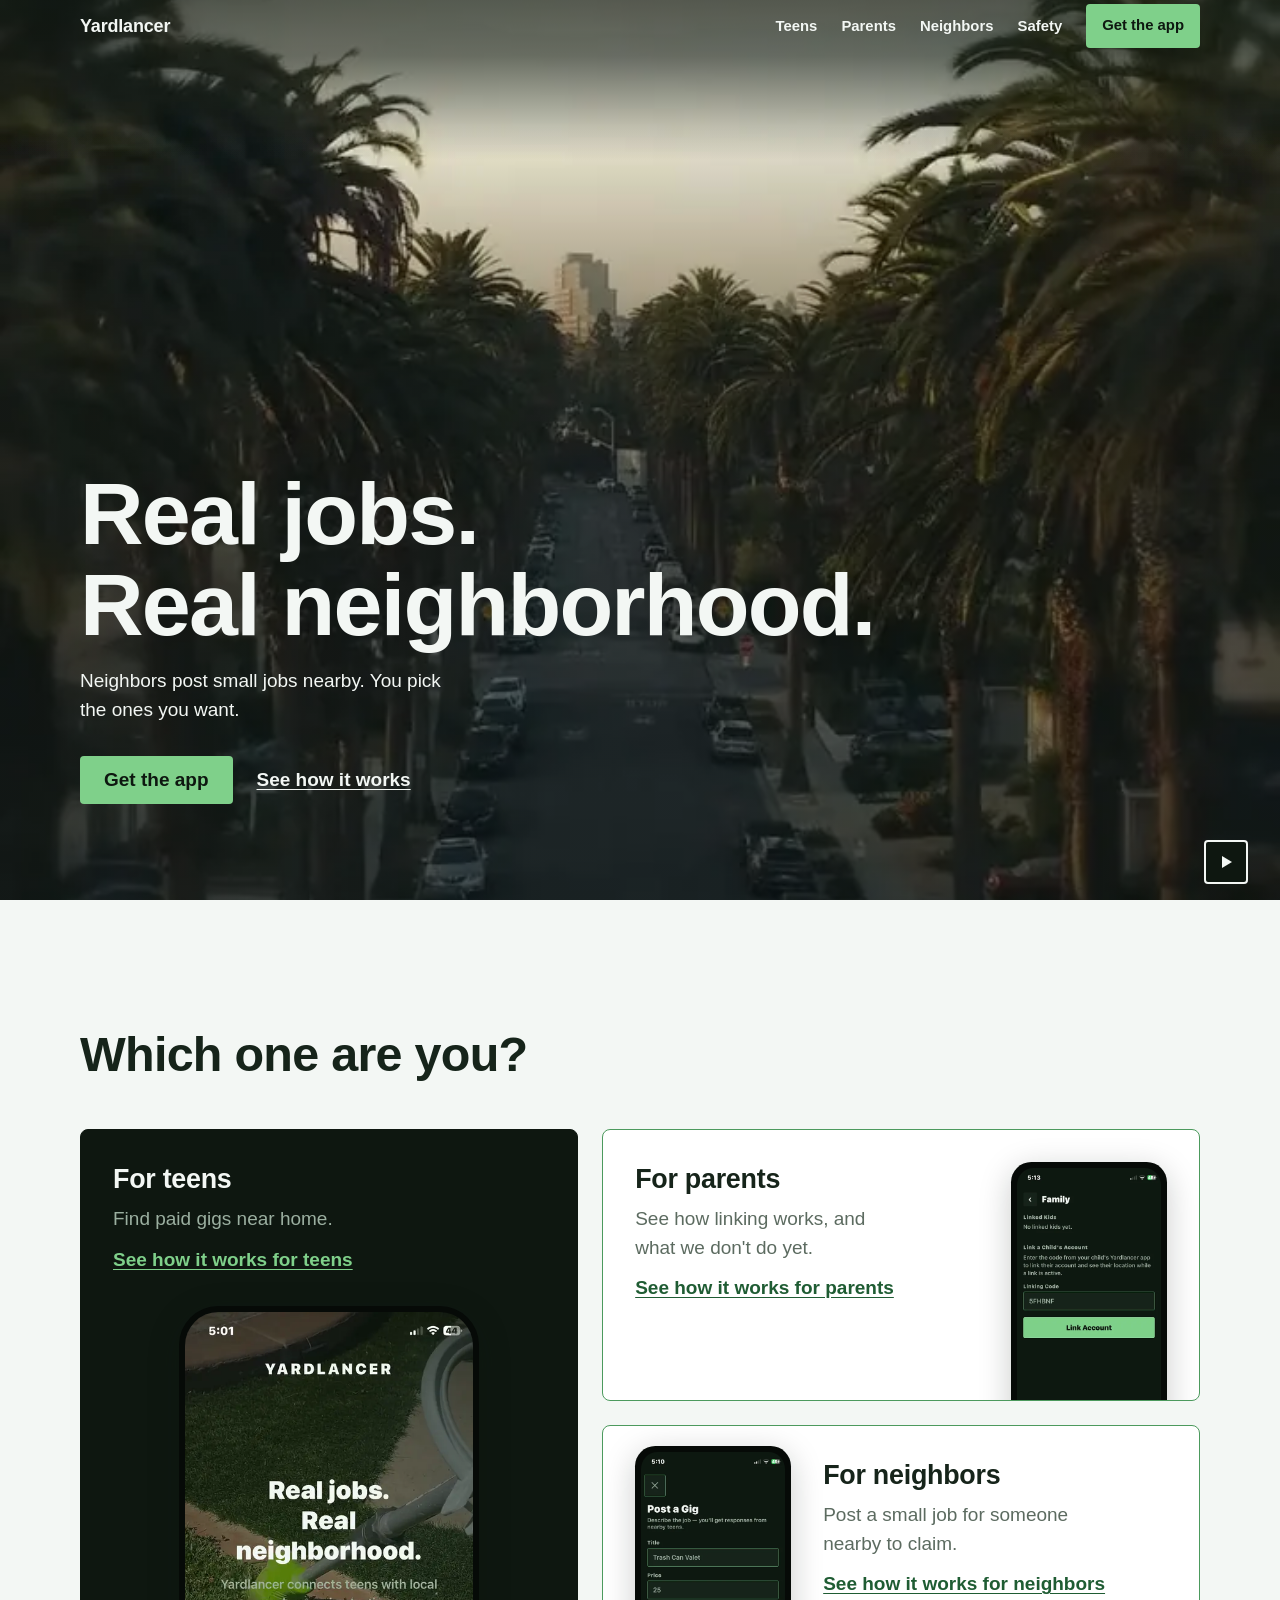
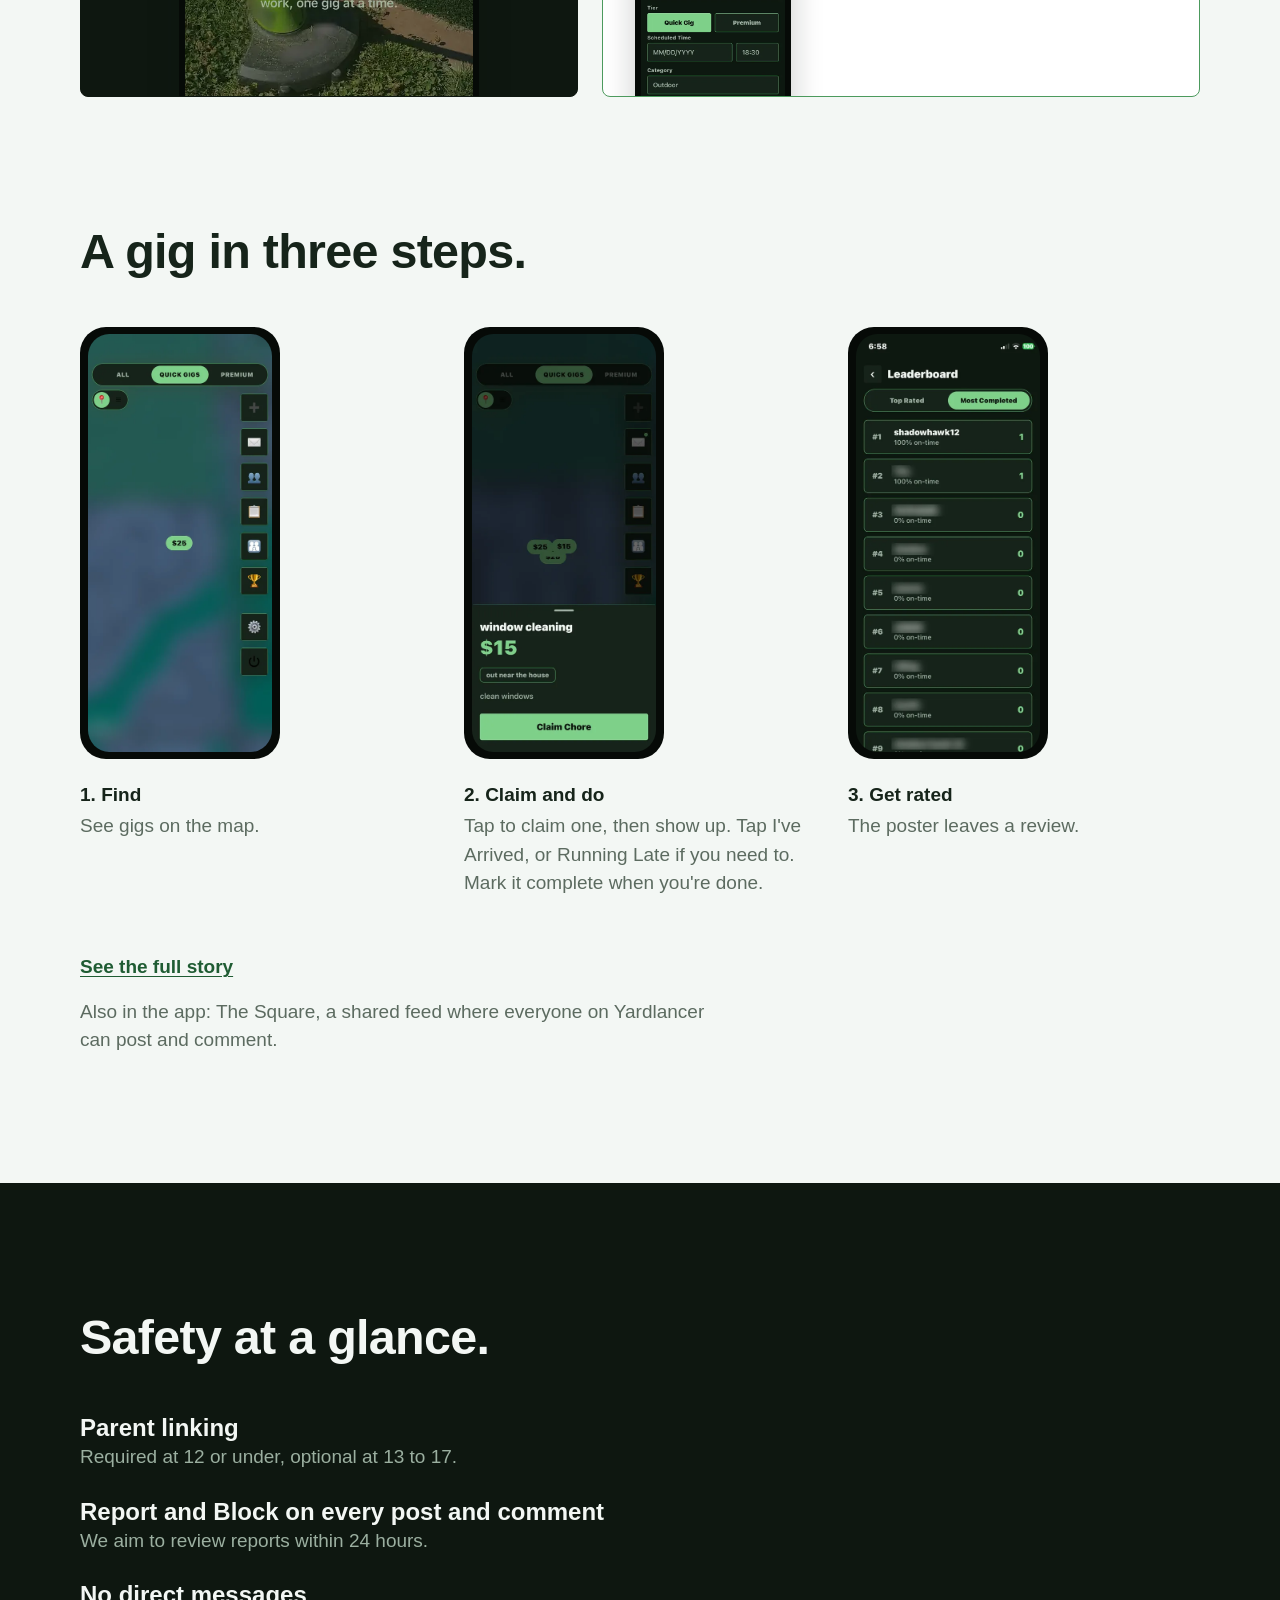
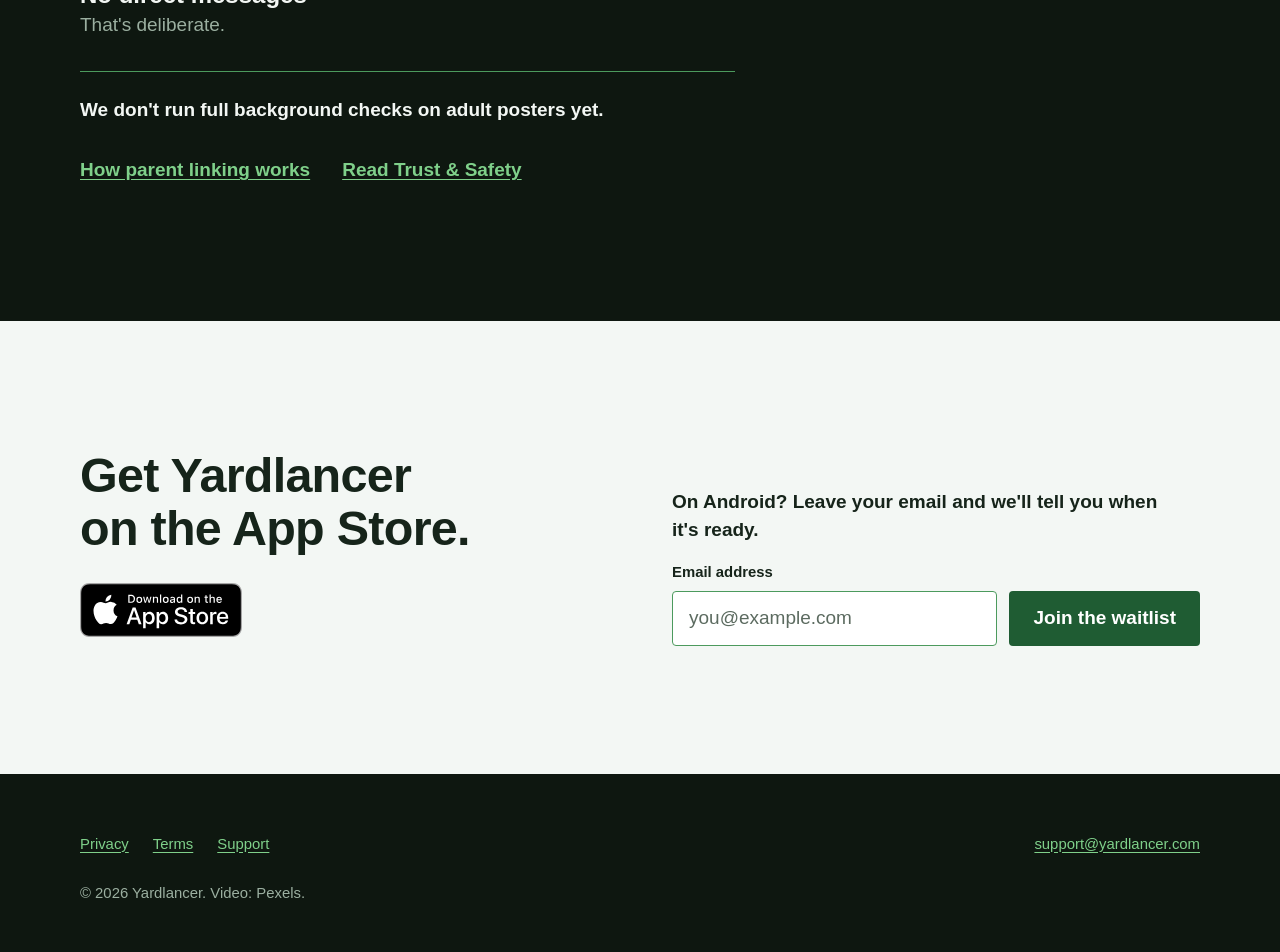
<file: index.html>
<!doctype html>
<html lang="en">
<head>
  <meta charset="utf-8" />
  <meta name="viewport" content="width=device-width, initial-scale=1" />
  <title>Yardlancer: real jobs in your neighborhood</title>
  <meta name="description" content="Neighbors post small jobs nearby. You pick the ones you want. Yardlancer is now on the App Store in the Sacramento area, California." />
  <meta name="theme-color" content="#0E1710" />
  <link rel="canonical" href="https://yardlancer.com/" />
  <meta property="og:type" content="website" />
  <meta property="og:site_name" content="Yardlancer" />
  <meta property="og:title" content="Yardlancer: real jobs in your neighborhood" />
  <meta property="og:description" content="Neighbors post small jobs nearby. You pick the ones you want." />
  <meta property="og:url" content="https://yardlancer.com/" />
  <meta property="og:image" content="https://yardlancer.com/assets/og-image.jpg" />
  <meta property="og:image:width" content="1200" />
  <meta property="og:image:height" content="630" />
  <meta name="twitter:card" content="summary_large_image" />
  <meta name="twitter:title" content="Yardlancer: real jobs in your neighborhood" />
  <meta name="twitter:description" content="Neighbors post small jobs nearby. You pick the ones you want." />
  <meta name="twitter:image" content="https://yardlancer.com/assets/og-image.jpg" />
  <link rel="preload" as="image" type="image/webp" href="/assets/hero/hero-phone.webp" media="(max-width: 767px)" fetchpriority="high" />
  <link rel="preload" as="image" type="image/webp" imagesrcset="/assets/hero/hero-desktop-1280.webp 1280w, /assets/hero/hero-desktop.webp 1920w" imagesizes="100vw" media="(min-width: 768px)" fetchpriority="high" />
  <link rel="icon" href="data:," />
  <link rel="stylesheet" href="/style.css" />
  <script>document.documentElement.classList.add('js');</script>
  <script src="/site.js" defer></script>
  <script src="/waitlist.js" defer></script>
</head>
<body data-hero>
  <a class="skip-link" href="#main">Skip to content</a>

  <header class="site-header">
    <div class="site-header-inner wrap">
      <a class="wordmark" href="/">Yardlancer</a>
      <nav class="site-nav" aria-label="Main">
        <a href="/teens/">Teens</a>
        <a href="/parents/">Parents</a>
        <a href="/neighbors/">Neighbors</a>
        <a href="/trust/">Safety</a>
      </nav>
      <a class="button button-lawn header-cta" href="https://apps.apple.com/app/id6809503649">Get the app</a>
      <button class="icon-button menu-button" type="button" aria-label="Open menu" aria-haspopup="dialog" aria-controls="menu">
        <svg width="24" height="24" viewBox="0 0 24 24" fill="none" stroke="currentColor" stroke-width="2" stroke-linecap="round" aria-hidden="true"><path d="M4 7h16M4 12h16M4 17h16"/></svg>
      </button>
    </div>
  </header>

  <dialog class="menu" id="menu" aria-label="Menu">
    <div class="menu-top">
      <a class="wordmark" href="/">Yardlancer</a>
      <button class="icon-button menu-close" type="button" aria-label="Close menu" autofocus>
        <svg width="24" height="24" viewBox="0 0 24 24" fill="none" stroke="currentColor" stroke-width="2" stroke-linecap="round" aria-hidden="true"><path d="M6 6l12 12M18 6L6 18"/></svg>
      </button>
    </div>
    <nav class="menu-links" aria-label="Menu links">
      <a href="/teens/">Teens</a>
      <a href="/parents/">Parents</a>
      <a href="/neighbors/">Neighbors</a>
      <a href="/trust/">Safety</a>
    </nav>
    <a class="button button-lawn" href="https://apps.apple.com/app/id6809503649">Get the app</a>
  </dialog>

  <main id="main">
    <section class="hero" aria-labelledby="hero-title">
      <div class="clip" data-clip="hero"><picture><source media="(max-width: 767px)" type="image/webp" srcset="/assets/hero/hero-phone.webp" /><source media="(max-width: 767px)" srcset="/assets/hero/hero-phone.jpg" /><source type="image/webp" srcset="/assets/hero/hero-desktop-1280.webp 1280w, /assets/hero/hero-desktop.webp 1920w" sizes="100vw" /><img src="/assets/hero/hero-desktop.jpg" width="1920" height="1080" alt="A quiet neighborhood street lined with palm trees at sunset." fetchpriority="high" /></picture></div>
      <div class="hero-scrim"></div>
      <div class="hero-content wrap">
        <h1 id="hero-title">Real jobs.<br />Real neighborhood.</h1>
        <p class="hero-line">Neighbors post small jobs nearby. You pick the ones you want.</p>
        <div class="hero-actions">
          <a class="button button-lawn" href="https://apps.apple.com/app/id6809503649">Get the app</a>
          <a class="hero-link" href="#how">See how it works</a>
        </div>
      </div>
      <svg class="scroll-hint" width="24" height="24" viewBox="0 0 24 24" fill="none" stroke="currentColor" stroke-width="2" stroke-linecap="round" stroke-linejoin="round" aria-hidden="true"><path d="M6 9l6 6 6-6"/></svg>
    </section>

    <section class="section" aria-labelledby="doors-title">
      <div class="wrap">
        <h2 class="section-title" id="doors-title">Which one are you?</h2>
        <div class="doors">
          <a class="door door-teens" href="/teens/">
            <h3>For teens</h3>
            <p>Find paid gigs near home.</p>
            <span class="door-go">See how it works for teens</span>
            <div class="phone">
              <picture><source type="image/webp" srcset="/assets/screens/welcome-480.webp 480w, /assets/screens/welcome-720.webp 720w" sizes="(min-width: 1024px) 288px, (min-width: 768px) 228px, (min-width: 454px) 188px, calc(49.6vw - 37px)" /><img src="/assets/screens/welcome-720.jpg" width="720" height="1558" loading="lazy" decoding="async" alt="The Yardlancer welcome screen, with the headline Real jobs. Real neighborhood. and buttons for Find Gigs and Post a Gig." /></picture>
            </div>
          </a>
          <a class="door door-parents" href="/parents/">
            <h3>For parents</h3>
            <p>See how linking works, and what we don't do yet.</p>
            <span class="door-go">See how it works for parents</span>
            <div class="phone"><picture><source type="image/webp" srcset="/assets/screens/family-link-480.webp 480w, /assets/screens/family-link-720.webp 720w" sizes="(min-width: 1024px) 144px, (min-width: 768px) 168px, (min-width: 454px) 188px, calc(49.6vw - 37px)" /><img src="/assets/screens/family-link-720.jpg" width="720" height="1558" loading="lazy" decoding="async" alt="The Family screen in the Yardlancer app, with a field for entering a linking code." /></picture></div>
          </a>
          <a class="door door-neighbors" href="/neighbors/">
            <h3>For neighbors</h3>
            <p>Post a small job for someone nearby to claim.</p>
            <span class="door-go">See how it works for neighbors</span>
            <div class="phone"><picture><source type="image/webp" srcset="/assets/screens/post-gig-480.webp 480w, /assets/screens/post-gig-720.webp 720w" sizes="(min-width: 1024px) 144px, (min-width: 768px) 168px, (min-width: 454px) 188px, calc(49.6vw - 37px)" /><img src="/assets/screens/post-gig-720.jpg" width="720" height="1558" loading="lazy" decoding="async" alt="The Post a Gig form in the Yardlancer app, with fields for title, price, tier, time, category and description." /></picture></div>
          </a>
        </div>
      </div>
    </section>

    <section class="section" id="how" aria-labelledby="how-title">
      <div class="wrap">
        <h2 class="section-title" id="how-title">A gig in three steps.</h2>
        <ol class="steps">
          <li class="step">
            <div class="phone">
              <picture><source type="image/webp" srcset="/assets/screens/map-480.webp 480w, /assets/screens/map-720.webp 720w" sizes="(min-width: 768px) 200px, 96px" /><img src="/assets/screens/map-720.jpg" width="720" height="1558" loading="lazy" decoding="async" alt="The Yardlancer map with a gig pin. The street map behind it is blurred." /></picture>
            </div>
            <div><h3>Find</h3><p>See gigs on the map.</p></div>
          </li>
          <li class="step">
            <div class="phone">
              <picture><source type="image/webp" srcset="/assets/screens/gig-detail-480.webp 480w, /assets/screens/gig-detail-720.webp 720w" sizes="(min-width: 768px) 200px, 96px" /><img src="/assets/screens/gig-detail-720.jpg" width="720" height="1558" loading="lazy" decoding="async" alt="A gig open in the app: window cleaning for $15, with a Claim Chore button. The map behind it is blurred." /></picture>
            </div>
            <div><h3>Claim and do</h3><p>Tap to claim one, then show up. Tap I've Arrived, or Running Late if you need to. Mark it complete when you're done.</p></div>
          </li>
          <li class="step">
            <div class="phone">
              <picture><source type="image/webp" srcset="/assets/screens/rated-480.webp 480w, /assets/screens/rated-720.webp 720w" sizes="(min-width: 768px) 200px, 96px" /><img src="/assets/screens/rated-720.jpg" width="720" height="1558" loading="lazy" decoding="async" alt="The Yardlancer leaderboard, ranking display names by completed gigs. Most of the names are blurred." /></picture>
            </div>
            <div><h3>Get rated</h3><p>The poster leaves a review.</p></div>
          </li>
        </ol>
        <p class="steps-more"><a href="/teens/">See the full story</a></p>
        <p class="steps-also">Also in the app: The Square, a shared feed where everyone on Yardlancer can post and comment.</p>
      </div>
    </section>

    <section class="section on-dark" aria-labelledby="safety-title">
      <div class="wrap narrow">
        <div>
          <h2 class="section-title" id="safety-title">Safety at a glance.</h2>
          <ul class="facts">
            <li><strong>Parent linking</strong> <span>Required at 12 or under, optional at 13 to 17.</span></li>
            <li><strong>Report and Block on every post and comment</strong> <span>We aim to review reports within 24 hours.</span></li>
            <li><strong>No direct messages</strong> <span>That's deliberate.</span></li>
          </ul>
          <p class="honest-line">We don't run full background checks on adult posters yet.</p>
          <div class="safety-links">
            <a href="/parents/">How parent linking works</a>
            <a href="/trust/">Read Trust &amp; Safety</a>
          </div>
        </div>
      </div>
    </section>

    <section class="section waitlist-block" id="waitlist" aria-labelledby="waitlist-title">
      <div class="wrap waitlist-inner">
        <div>
          <h2 id="waitlist-title">Get Yardlancer on the App Store.</h2>
          <a class="app-store-badge" href="https://apps.apple.com/app/id6809503649"><img src="/assets/app-store-badge.svg" width="161" height="54" alt="Download on the App Store" /></a>
        </div>
        <form class="waitlist-form" id="waitlist-form">
          <p class="waitlist-intro" id="waitlist-intro">On Android? Leave your email and we'll tell you when it's ready.</p>
          <label class="waitlist-label" for="waitlist-email">Email address</label>
          <div class="waitlist-row">
            <input type="email" id="waitlist-email" name="email" placeholder="you@example.com" required autocomplete="email" aria-describedby="waitlist-intro" />
            <button class="button button-deep" type="submit">Join the waitlist</button>
          </div>
          <p class="waitlist-status" id="waitlist-status" role="status" hidden></p>
        </form>
      </div>
    </section>
  </main>

  <footer class="site-footer on-dark">
    <div class="wrap footer-inner">
      <nav class="footer-links" aria-label="Footer">
        <a href="/privacy/">Privacy</a>
        <a href="/terms/">Terms</a>
        <a href="/support/">Support</a>
      </nav>
      <a class="footer-email" href="mailto:support@yardlancer.com">support@yardlancer.com</a>
      <p class="footer-note">&copy; 2026 Yardlancer. Video: Pexels.</p>
    </div>
  </footer>
</body>
</html>
</file>
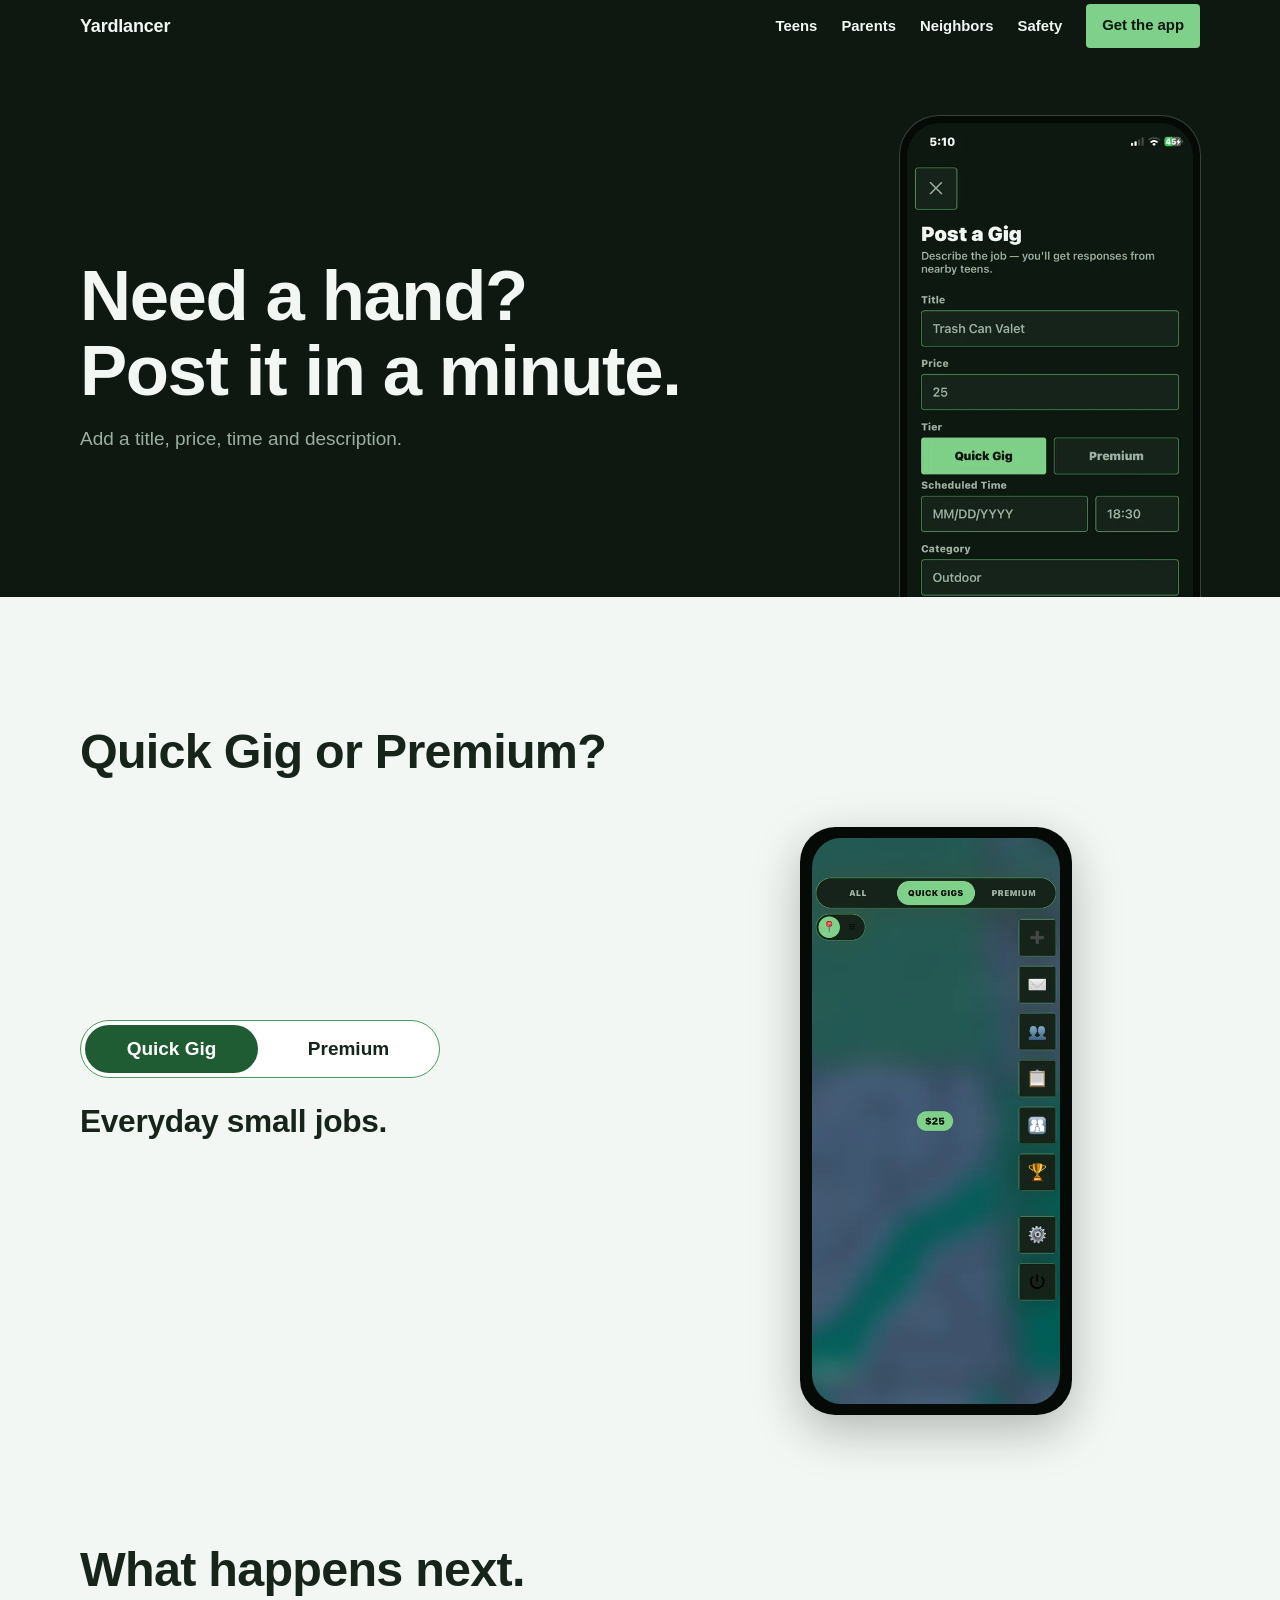
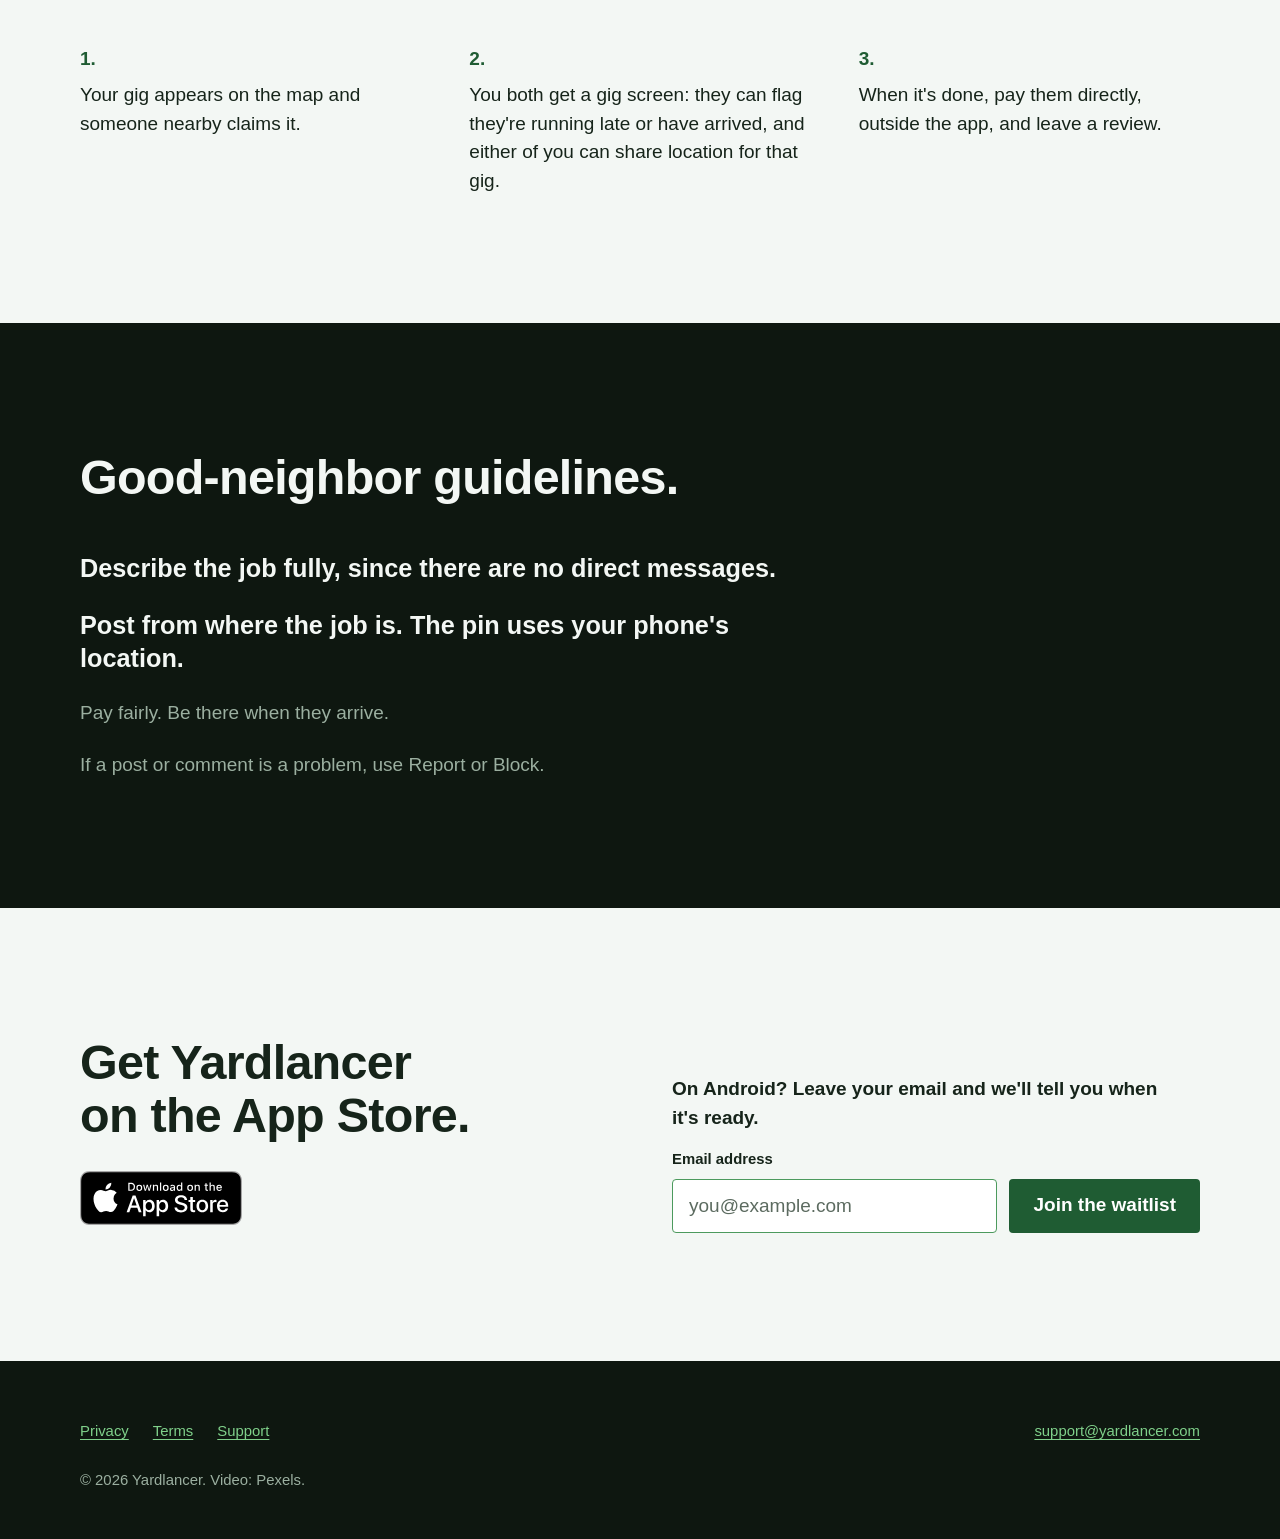
<file: neighbors/index.html>
<!doctype html>
<html lang="en">
<head>
  <meta charset="utf-8" />
  <meta name="viewport" content="width=device-width, initial-scale=1" />
  <title>Yardlancer for neighbors: post a small job</title>
  <meta name="description" content="Post a small paid job and someone nearby can claim it. Yardlancer is now on the App Store in the Sacramento area, California." />
  <meta name="theme-color" content="#0E1710" />
  <link rel="canonical" href="https://yardlancer.com/neighbors/" />
  <meta property="og:type" content="website" />
  <meta property="og:site_name" content="Yardlancer" />
  <meta property="og:title" content="Yardlancer for neighbors: post a small job" />
  <meta property="og:description" content="Post a small paid job and someone nearby can claim it. Yardlancer is now on the App Store in the Sacramento area, California." />
  <meta property="og:url" content="https://yardlancer.com/neighbors/" />
  <meta property="og:image" content="https://yardlancer.com/assets/og-image.jpg" />
  <meta property="og:image:width" content="1200" />
  <meta property="og:image:height" content="630" />
  <meta name="twitter:card" content="summary_large_image" />
  <meta name="twitter:title" content="Yardlancer for neighbors: post a small job" />
  <meta name="twitter:description" content="Post a small paid job and someone nearby can claim it. Yardlancer is now on the App Store in the Sacramento area, California." />
  <meta name="twitter:image" content="https://yardlancer.com/assets/og-image.jpg" />
  <link rel="icon" href="data:," />
  <link rel="stylesheet" href="/style.css" />
  <script>document.documentElement.classList.add('js');</script>
  <script src="/site.js" defer></script>
  <script src="/waitlist.js" defer></script>
</head>
<body>
  <a class="skip-link" href="#main">Skip to content</a>

  <header class="site-header">
    <div class="site-header-inner wrap">
      <a class="wordmark" href="/">Yardlancer</a>
      <nav class="site-nav" aria-label="Main">
        <a href="/teens/">Teens</a>
        <a href="/parents/">Parents</a>
        <a href="/neighbors/">Neighbors</a>
        <a href="/trust/">Safety</a>
      </nav>
      <a class="button button-lawn header-cta" href="https://apps.apple.com/app/id6809503649">Get the app</a>
      <button class="icon-button menu-button" type="button" aria-label="Open menu" aria-haspopup="dialog" aria-controls="menu">
        <svg width="24" height="24" viewBox="0 0 24 24" fill="none" stroke="currentColor" stroke-width="2" stroke-linecap="round" aria-hidden="true"><path d="M4 7h16M4 12h16M4 17h16"/></svg>
      </button>
    </div>
  </header>

  <dialog class="menu" id="menu" aria-label="Menu">
    <div class="menu-top">
      <a class="wordmark" href="/">Yardlancer</a>
      <button class="icon-button menu-close" type="button" aria-label="Close menu" autofocus>
        <svg width="24" height="24" viewBox="0 0 24 24" fill="none" stroke="currentColor" stroke-width="2" stroke-linecap="round" aria-hidden="true"><path d="M6 6l12 12M18 6L6 18"/></svg>
      </button>
    </div>
    <nav class="menu-links" aria-label="Menu links">
      <a href="/teens/">Teens</a>
      <a href="/parents/">Parents</a>
      <a href="/neighbors/">Neighbors</a>
      <a href="/trust/">Safety</a>
    </nav>
    <a class="button button-lawn" href="https://apps.apple.com/app/id6809503649">Get the app</a>
  </dialog>

  <main id="main">
    <section class="intro on-dark" aria-labelledby="intro-title">
      <div class="wrap intro-inner">
        <div class="intro-copy">
          <h1 id="intro-title">Need a hand? Post it in a minute.</h1>
          <p>Add a title, price, time and description.</p>
        </div>
        <div class="phone settle"><picture><source type="image/webp" srcset="/assets/screens/post-gig-480.webp 480w, /assets/screens/post-gig-720.webp 720w" sizes="(min-width: 768px) 272px, 68vw" /><img src="/assets/screens/post-gig-720.jpg" width="720" height="1558" fetchpriority="high" decoding="async" alt="The Post a Gig form in the Yardlancer app, with fields for title, price, tier, time, category and description." /></picture></div>
      </div>
    </section>

    <section class="section" aria-labelledby="tier-title">
      <div class="wrap">
        <h2 class="section-title" id="tier-title">Quick Gig or Premium?</h2>
        <div class="tier" role="radiogroup" aria-labelledby="tier-title">
          <input class="tier-input" type="radio" name="tier" id="tier-quick" aria-describedby="tier-quick-text" checked />
          <input class="tier-input" type="radio" name="tier" id="tier-premium" aria-describedby="tier-premium-text" />
          <div class="tier-options">
            <label for="tier-quick">Quick Gig</label>
            <label for="tier-premium">Premium</label>
          </div>
          <div class="tier-texts">
            <p class="is-quick" id="tier-quick-text">Everyday small jobs.</p>
            <p class="is-premium" id="tier-premium-text">Higher-value jobs. You need an account with an 18+ birthday to post one.</p>
          </div>
          <div class="tier-phones">
            <div class="phone is-quick"><picture><source type="image/webp" srcset="/assets/screens/map-480.webp 480w, /assets/screens/map-720.webp 720w" sizes="(min-width: 768px) 272px, 208px" /><img src="/assets/screens/map-720.jpg" width="720" height="1558" loading="lazy" decoding="async" alt="The Yardlancer map filtered to Quick Gigs, with a gig pin showing $25. The street map behind it is blurred." /></picture></div>
            <div class="phone is-premium"><picture><source type="image/webp" srcset="/assets/screens/map-premium-480.webp 480w, /assets/screens/map-premium-720.webp 720w" sizes="(min-width: 768px) 272px, 208px" /><img src="/assets/screens/map-premium-720.jpg" width="720" height="1558" loading="lazy" decoding="async" alt="The Yardlancer map filtered to Premium gigs, with a gig pin showing $250. The street map behind it is blurred." /></picture></div>
          </div>
        </div>
      </div>
    </section>

    <section class="section" aria-labelledby="next-title">
      <div class="wrap">
        <h2 class="section-title" id="next-title">What happens next.</h2>
        <ol class="numbered numbered-row">
          <li>Your gig appears on the map and someone nearby claims it.</li>
          <li>You both get a gig screen: they can flag they're running late or have arrived, and either of you can share location for that gig.</li>
          <li>When it's done, pay them directly, outside the app, and leave a review.</li>
        </ol>
      </div>
    </section>

    <section class="section on-dark" aria-labelledby="guidelines-title">
      <div class="wrap narrow">
        <h2 class="section-title" id="guidelines-title">Good-neighbor guidelines.</h2>
        <ul class="statements">
          <li>Describe the job fully, since there are no direct messages.</li>
          <li>Post from where the job is. The pin uses your phone's location.</li>
          <li class="quiet">Pay fairly. Be there when they arrive.</li>
          <li class="quiet">If a post or comment is a problem, use Report or Block.</li>
        </ul>
      </div>
    </section>

    <section class="section waitlist-block" id="waitlist" aria-labelledby="waitlist-title">
      <div class="wrap waitlist-inner">
        <div>
          <h2 id="waitlist-title">Get Yardlancer on the App Store.</h2>
          <a class="app-store-badge" href="https://apps.apple.com/app/id6809503649"><img src="/assets/app-store-badge.svg" width="161" height="54" alt="Download on the App Store" /></a>
        </div>
        <form class="waitlist-form" id="waitlist-form">
          <p class="waitlist-intro" id="waitlist-intro">On Android? Leave your email and we'll tell you when it's ready.</p>
          <label class="waitlist-label" for="waitlist-email">Email address</label>
          <div class="waitlist-row">
            <input type="email" id="waitlist-email" name="email" placeholder="you@example.com" required autocomplete="email" aria-describedby="waitlist-intro" />
            <button class="button button-deep" type="submit">Join the waitlist</button>
          </div>
          <p class="waitlist-status" id="waitlist-status" role="status" hidden></p>
        </form>
      </div>
    </section>
  </main>

  <footer class="site-footer on-dark">
    <div class="wrap footer-inner">
      <nav class="footer-links" aria-label="Footer">
        <a href="/privacy/">Privacy</a>
        <a href="/terms/">Terms</a>
        <a href="/support/">Support</a>
      </nav>
      <a class="footer-email" href="mailto:support@yardlancer.com">support@yardlancer.com</a>
      <p class="footer-note">&copy; 2026 Yardlancer. Video: Pexels.</p>
    </div>
  </footer>
</body>
</html>
</file>
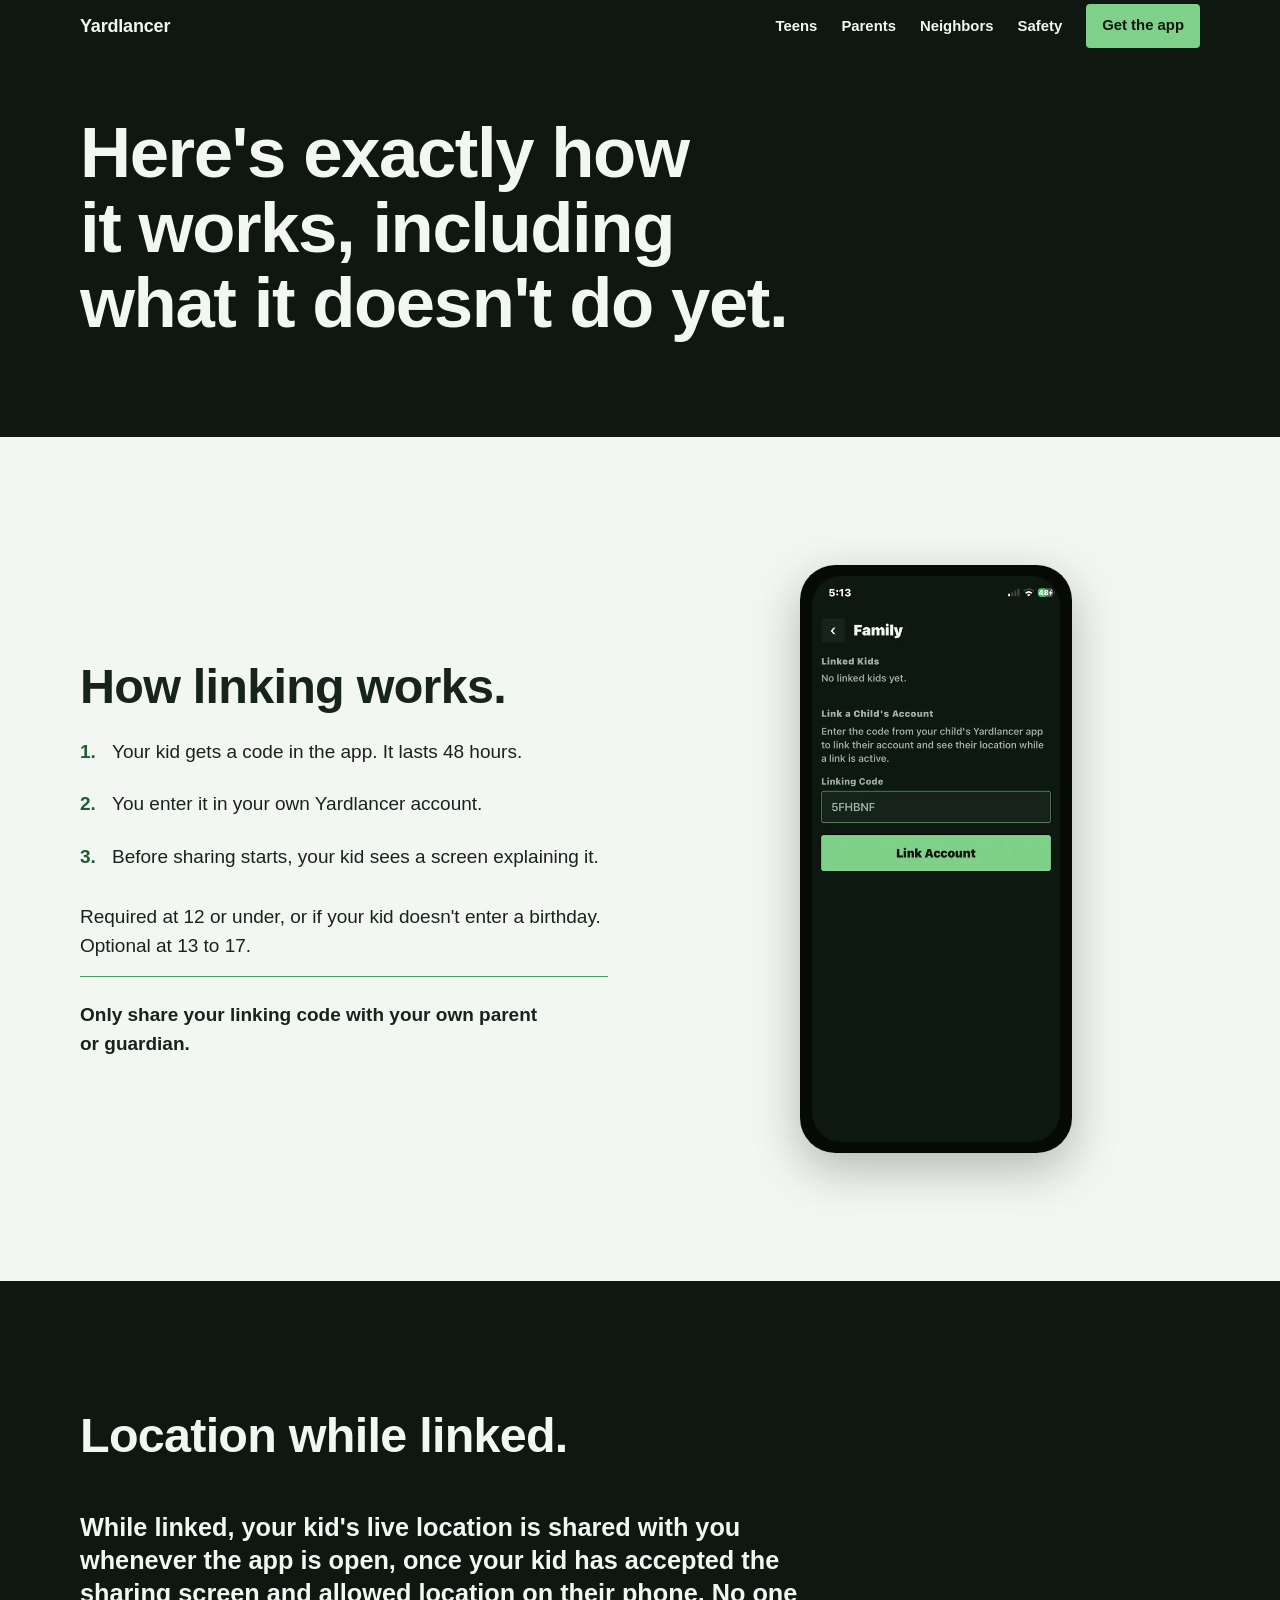
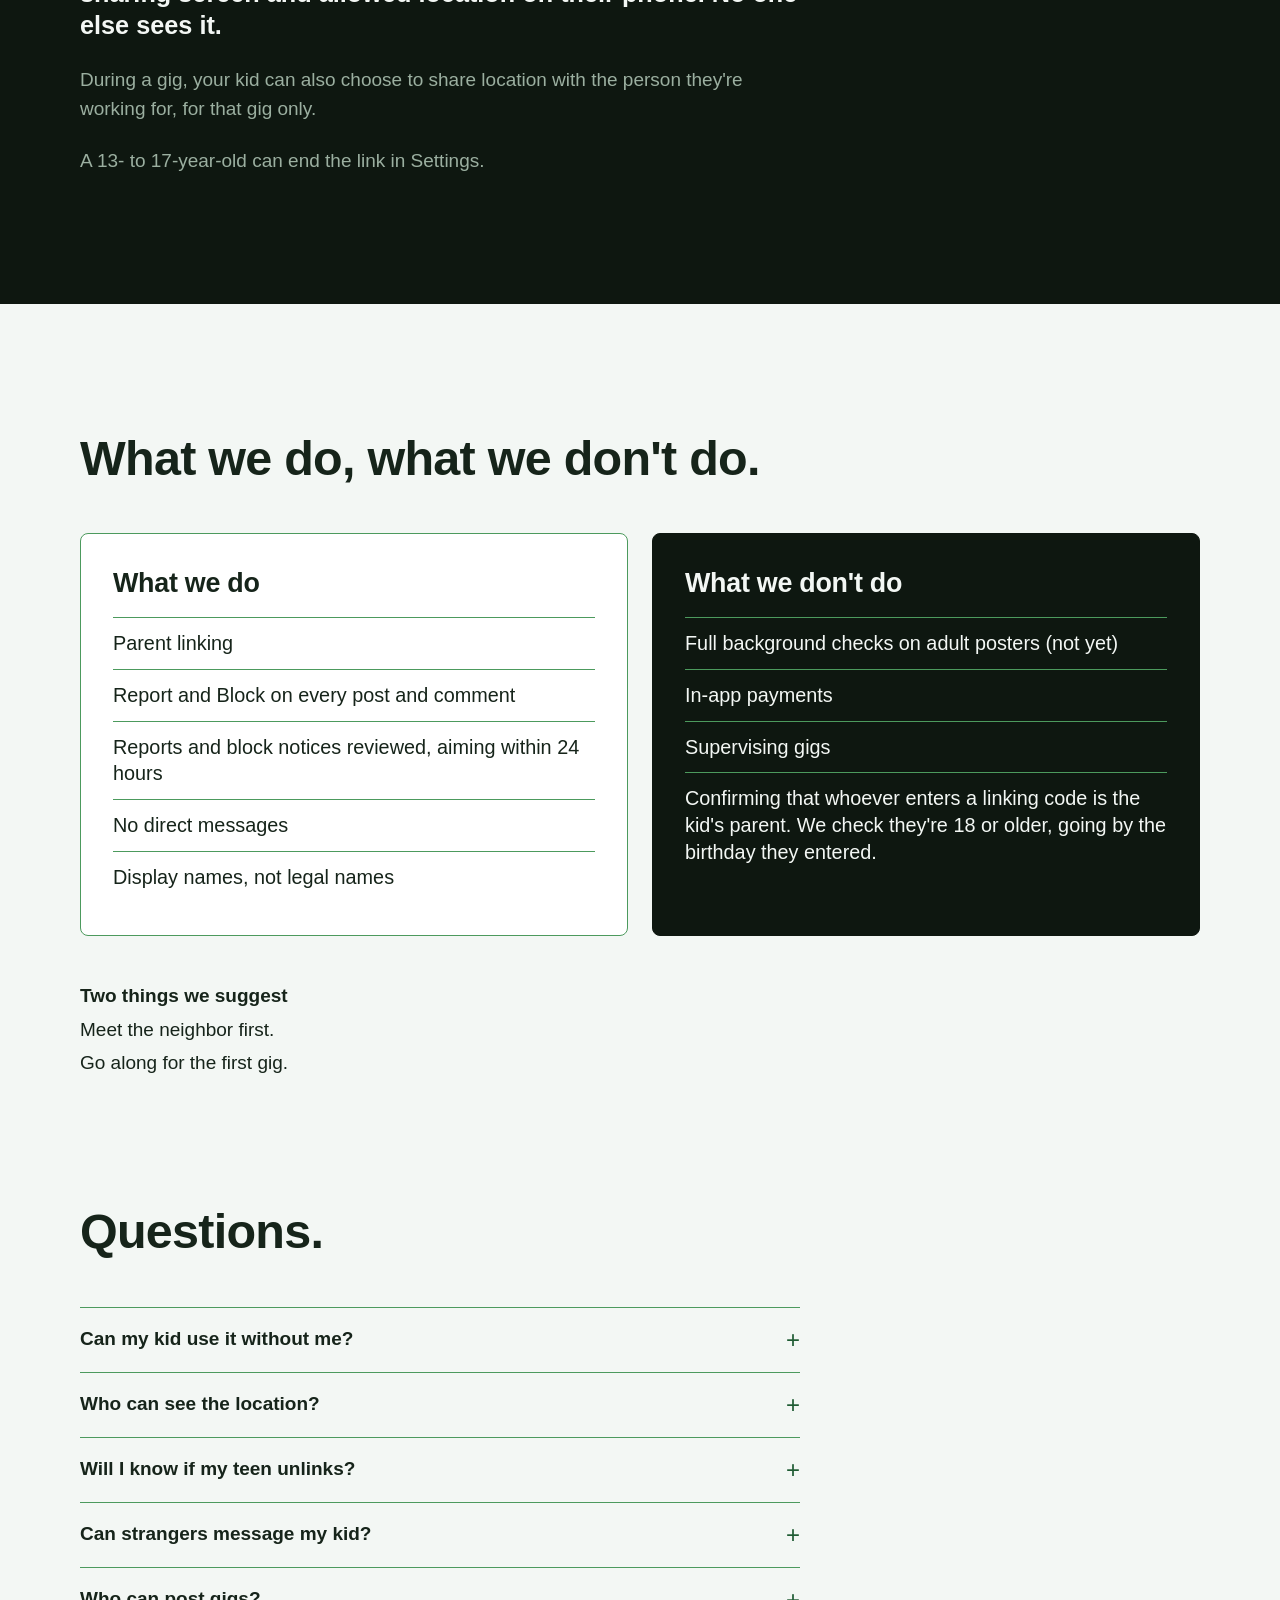
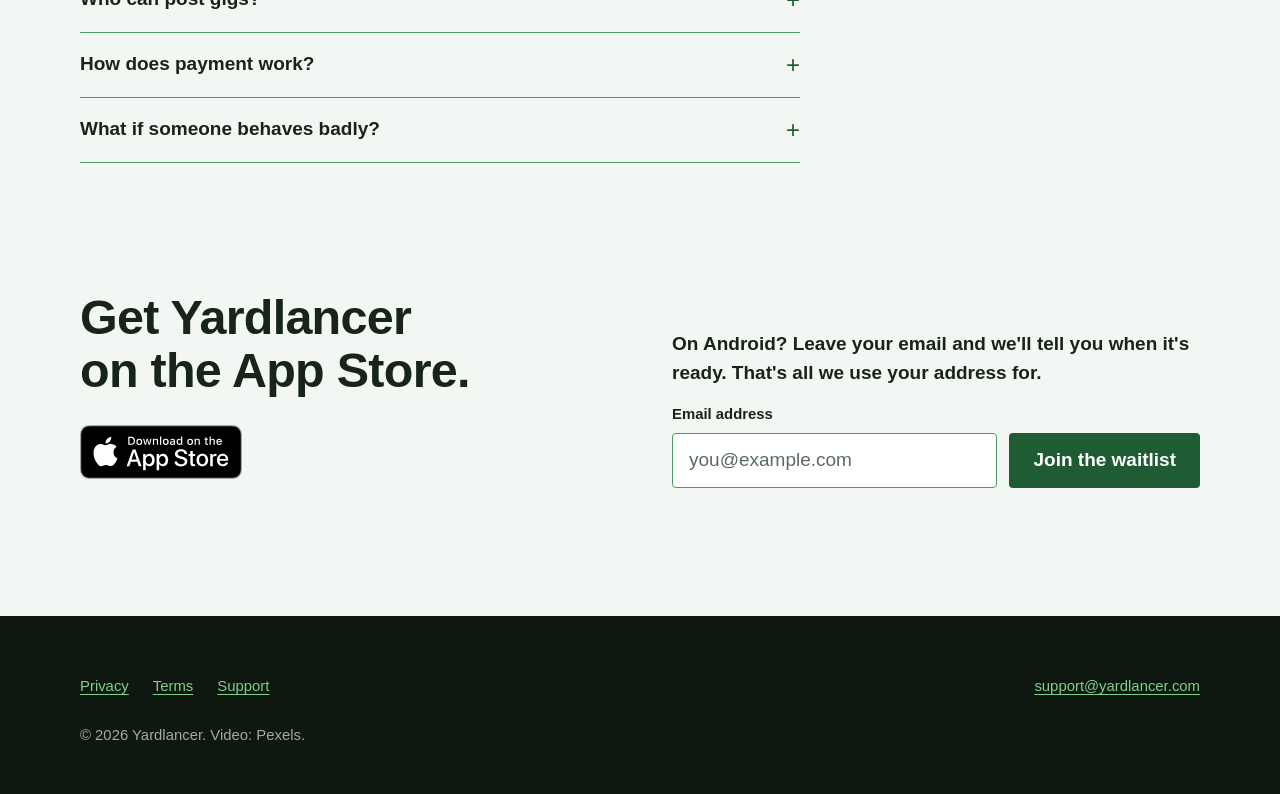
<file: parents/index.html>
<!doctype html>
<html lang="en">
<head>
  <meta charset="utf-8" />
  <meta name="viewport" content="width=device-width, initial-scale=1" />
  <title>Yardlancer for parents: how it works</title>
  <meta name="description" content="How parent linking and location sharing work on Yardlancer, and what the app doesn't do yet." />
  <meta name="theme-color" content="#0E1710" />
  <link rel="canonical" href="https://yardlancer.com/parents/" />
  <meta property="og:type" content="website" />
  <meta property="og:site_name" content="Yardlancer" />
  <meta property="og:title" content="Yardlancer for parents: how it works" />
  <meta property="og:description" content="How parent linking and location sharing work on Yardlancer, and what the app doesn't do yet." />
  <meta property="og:url" content="https://yardlancer.com/parents/" />
  <meta property="og:image" content="https://yardlancer.com/assets/og-image.jpg" />
  <meta property="og:image:width" content="1200" />
  <meta property="og:image:height" content="630" />
  <meta name="twitter:card" content="summary_large_image" />
  <meta name="twitter:title" content="Yardlancer for parents: how it works" />
  <meta name="twitter:description" content="How parent linking and location sharing work on Yardlancer, and what the app doesn't do yet." />
  <meta name="twitter:image" content="https://yardlancer.com/assets/og-image.jpg" />
  <link rel="icon" href="data:," />
  <link rel="stylesheet" href="/style.css" />
  <script>document.documentElement.classList.add('js');</script>
  <script src="/site.js" defer></script>
  <script src="/waitlist.js" defer></script>
</head>
<body>
  <a class="skip-link" href="#main">Skip to content</a>

  <header class="site-header">
    <div class="site-header-inner wrap">
      <a class="wordmark" href="/">Yardlancer</a>
      <nav class="site-nav" aria-label="Main">
        <a href="/teens/">Teens</a>
        <a href="/parents/">Parents</a>
        <a href="/neighbors/">Neighbors</a>
        <a href="/trust/">Safety</a>
      </nav>
      <a class="button button-lawn header-cta" href="https://apps.apple.com/app/id6809503649">Get the app</a>
      <button class="icon-button menu-button" type="button" aria-label="Open menu" aria-haspopup="dialog" aria-controls="menu">
        <svg width="24" height="24" viewBox="0 0 24 24" fill="none" stroke="currentColor" stroke-width="2" stroke-linecap="round" aria-hidden="true"><path d="M4 7h16M4 12h16M4 17h16"/></svg>
      </button>
    </div>
  </header>

  <dialog class="menu" id="menu" aria-label="Menu">
    <div class="menu-top">
      <a class="wordmark" href="/">Yardlancer</a>
      <button class="icon-button menu-close" type="button" aria-label="Close menu" autofocus>
        <svg width="24" height="24" viewBox="0 0 24 24" fill="none" stroke="currentColor" stroke-width="2" stroke-linecap="round" aria-hidden="true"><path d="M6 6l12 12M18 6L6 18"/></svg>
      </button>
    </div>
    <nav class="menu-links" aria-label="Menu links">
      <a href="/teens/">Teens</a>
      <a href="/parents/">Parents</a>
      <a href="/neighbors/">Neighbors</a>
      <a href="/trust/">Safety</a>
    </nav>
    <a class="button button-lawn" href="https://apps.apple.com/app/id6809503649">Get the app</a>
  </dialog>

  <main id="main">
    <section class="intro intro-plain on-dark" aria-labelledby="intro-title">
      <div class="wrap intro-inner">
        <h1 id="intro-title">Here's exactly how it works, including what it doesn't do yet.</h1>
      </div>
    </section>

    <section class="section" aria-labelledby="how-title">
      <div class="wrap split">
        <div>
          <h2 class="section-title" id="how-title">How linking works.</h2>
          <ol class="numbered">
            <li>Your kid gets a code in the app. It lasts 48 hours.</li>
            <li>You enter it in your own Yardlancer account.</li>
            <li>Before sharing starts, your kid sees a screen explaining it.</li>
          </ol>
          <p>Required at 12 or under, or if your kid doesn't enter a birthday. Optional at 13&nbsp;to&nbsp;17.</p>
          <p class="honest-line">Only share your linking code with your own parent or guardian.</p>
        </div>
        <div class="phone split-phone"><picture><source type="image/webp" srcset="/assets/screens/family-link-480.webp 480w, /assets/screens/family-link-720.webp 720w" sizes="(min-width: 768px) 272px, 208px" /><img src="/assets/screens/family-link-720.jpg" width="720" height="1558" loading="lazy" decoding="async" alt="The Family screen in the Yardlancer app, with a field for entering a linking code." /></picture></div>
      </div>
    </section>

    <section class="section on-dark" aria-labelledby="location-title">
      <div class="wrap narrow">
        <h2 class="section-title" id="location-title">Location while linked.</h2>
        <ul class="statements">
          <li>While linked, your kid's live location is shared with you whenever the app is open, once your kid has accepted the sharing screen and allowed location on their phone. No one else sees it.</li>
          <li class="quiet">During a gig, your kid can also choose to share location with the person they're working for, for that gig only.</li>
          <li class="quiet">A 13- to 17-year-old can end the link in Settings.</li>
        </ul>
      </div>
    </section>

    <section class="section" aria-labelledby="ledger-title">
      <div class="wrap">
        <h2 class="section-title" id="ledger-title">What we do, what we don't do.</h2>
        <div class="ledger">
          <div class="ledger-col">
            <h3>What we do</h3>
            <ul>
              <li>Parent linking</li>
              <li>Report and Block on every post and comment</li>
              <li>Reports and block notices reviewed, aiming within 24 hours</li>
              <li>No direct messages</li>
              <li>Display names, not legal names</li>
            </ul>
          </div>
          <div class="ledger-col ledger-not on-dark">
            <h3>What we don't do</h3>
            <ul>
              <li>Full background checks on adult posters (not yet)</li>
              <li>In-app payments</li>
              <li>Supervising gigs</li>
              <li>Confirming that whoever enters a linking code is the kid's parent. We check they're 18 or older, going by the birthday they entered.</li>
            </ul>
          </div>
        </div>
        <div class="tips">
          <h3>Two things we suggest</h3>
          <ul>
            <li>Meet the neighbor first.</li>
            <li>Go along for the first gig.</li>
          </ul>
        </div>
      </div>
    </section>

    <section class="section" aria-labelledby="questions-title">
      <div class="wrap narrow">
        <h2 class="section-title" id="questions-title">Questions.</h2>
        <details class="question">
          <summary>Can my kid use it without me?</summary>
          <div class="answer"><p>At 12 or under, or without a birthday on the account, no. The app stays locked until your kid's linking code is entered in another account. We check that the person entering it is 18 or older, going by the birthday they entered, but we can't confirm they're the parent, so your kid should only give the code to you. At 13&nbsp;to&nbsp;17, linking is optional.</p></div>
        </details>
        <details class="question">
          <summary>Who can see the location?</summary>
          <div class="answer"><p>While linked, you can see it whenever your kid's app is open, once your kid has accepted the sharing screen and allowed location on their phone. During a gig, your kid can also choose to share it with the person they're working for, for that gig only. No one else sees it.</p></div>
        </details>
        <details class="question">
          <summary>Will I know if my teen unlinks?</summary>
          <div class="answer"><p>There's no alert today. Your teen just leaves your Family screen.</p></div>
        </details>
        <details class="question">
          <summary>Can strangers message my kid?</summary>
          <div class="answer"><p>There are no direct messages. The Square is shared by everyone on Yardlancer, adults included, and group chats are split into under 18 and 18+, using the birthday entered at sign-up, which we don't check. Everything there is visible to the whole group, and every post and comment has Report and Block.</p></div>
        </details>
        <details class="question">
          <summary>Who can post gigs?</summary>
          <div class="answer"><p>Anyone with an account can post a Quick Gig. Posting a Premium gig needs an 18+ account, going by the birthday entered at sign-up, which we don't check. We don't run full background checks on adult posters yet. In some cases we may check an adult (18+) poster against public U.S. sex-offender registries by hand. Listings go live without review.</p></div>
        </details>
        <details class="question">
          <summary>How does payment work?</summary>
          <div class="answer"><p>Directly between the two people, outside the app. Yardlancer doesn't handle the money.</p></div>
        </details>
        <details class="question">
          <summary>What if someone behaves badly?</summary>
          <div class="answer"><p>Tap Report under a post or comment, or tap Block to hide that person's posts and comments right away. Blocking also sends us a notice, but it doesn't hide their gigs yet. We aim to review every report and block notice within 24 hours. For anything else, email <a href="mailto:support@yardlancer.com">support@yardlancer.com</a>.</p></div>
        </details>
      </div>
    </section>

    <section class="section waitlist-block" id="waitlist" aria-labelledby="waitlist-title">
      <div class="wrap waitlist-inner">
        <div>
          <h2 id="waitlist-title">Get Yardlancer on the App Store.</h2>
          <a class="app-store-badge" href="https://apps.apple.com/app/id6809503649"><img src="/assets/app-store-badge.svg" width="161" height="54" alt="Download on the App Store" /></a>
        </div>
        <form class="waitlist-form" id="waitlist-form">
          <p class="waitlist-intro" id="waitlist-intro">On Android? Leave your email and we'll tell you when it's ready. That's all we use your address for.</p>
          <label class="waitlist-label" for="waitlist-email">Email address</label>
          <div class="waitlist-row">
            <input type="email" id="waitlist-email" name="email" placeholder="you@example.com" required autocomplete="email" aria-describedby="waitlist-intro" />
            <button class="button button-deep" type="submit">Join the waitlist</button>
          </div>
          <p class="waitlist-status" id="waitlist-status" role="status" hidden></p>
        </form>
      </div>
    </section>
  </main>

  <footer class="site-footer on-dark">
    <div class="wrap footer-inner">
      <nav class="footer-links" aria-label="Footer">
        <a href="/privacy/">Privacy</a>
        <a href="/terms/">Terms</a>
        <a href="/support/">Support</a>
      </nav>
      <a class="footer-email" href="mailto:support@yardlancer.com">support@yardlancer.com</a>
      <p class="footer-note">&copy; 2026 Yardlancer. Video: Pexels.</p>
    </div>
  </footer>
</body>
</html>
</file>
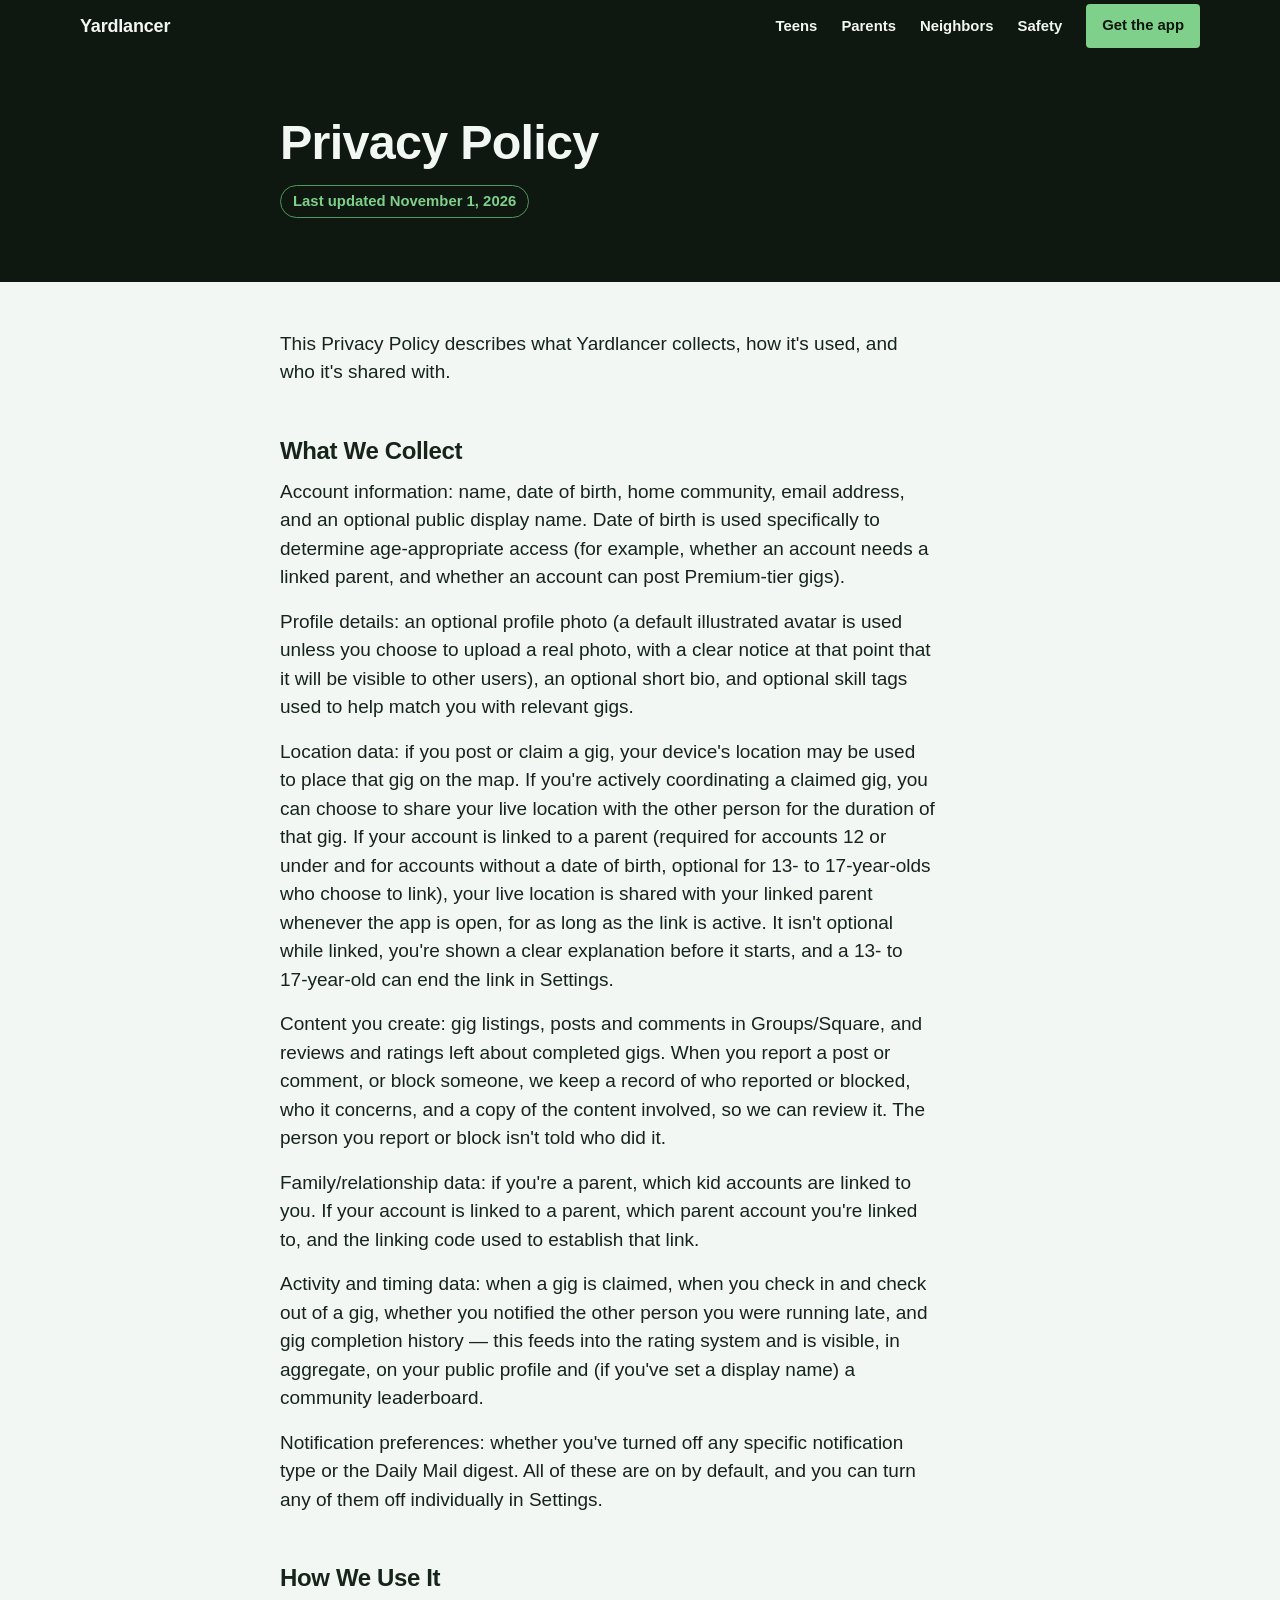
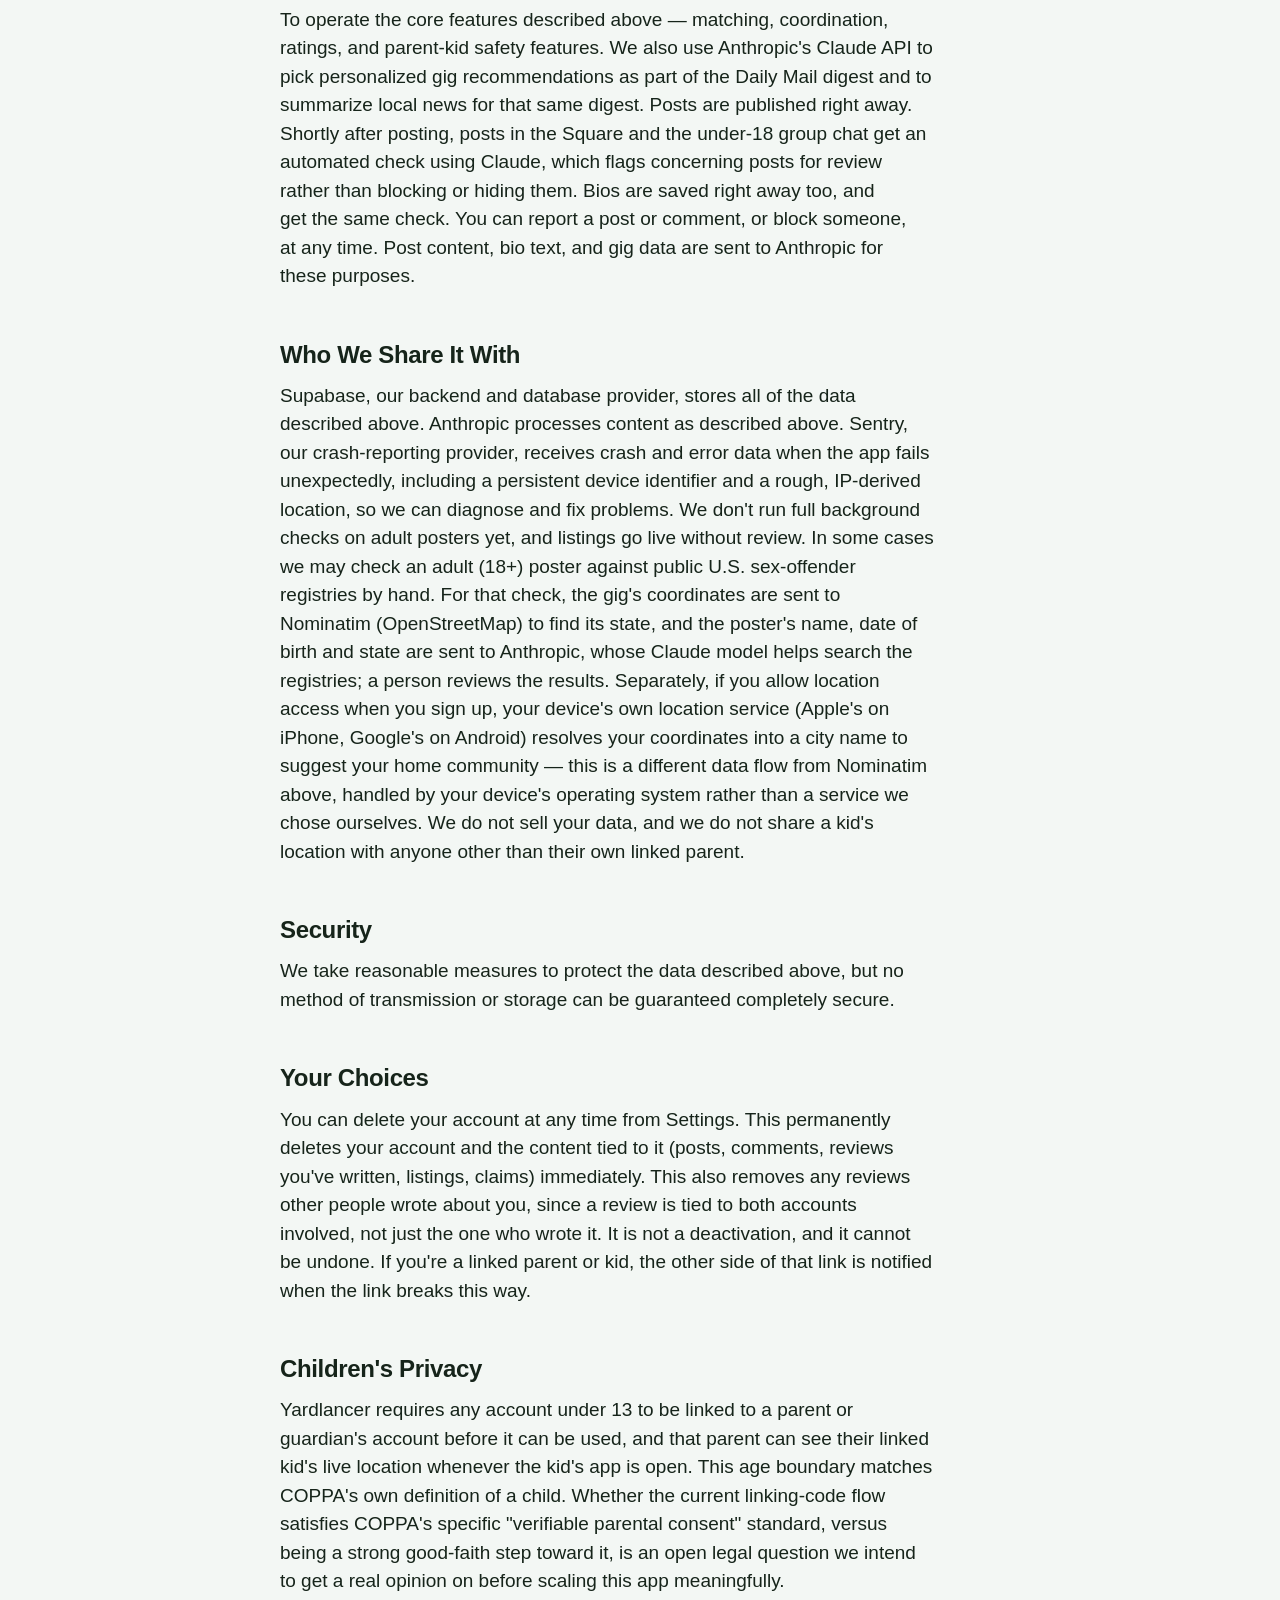
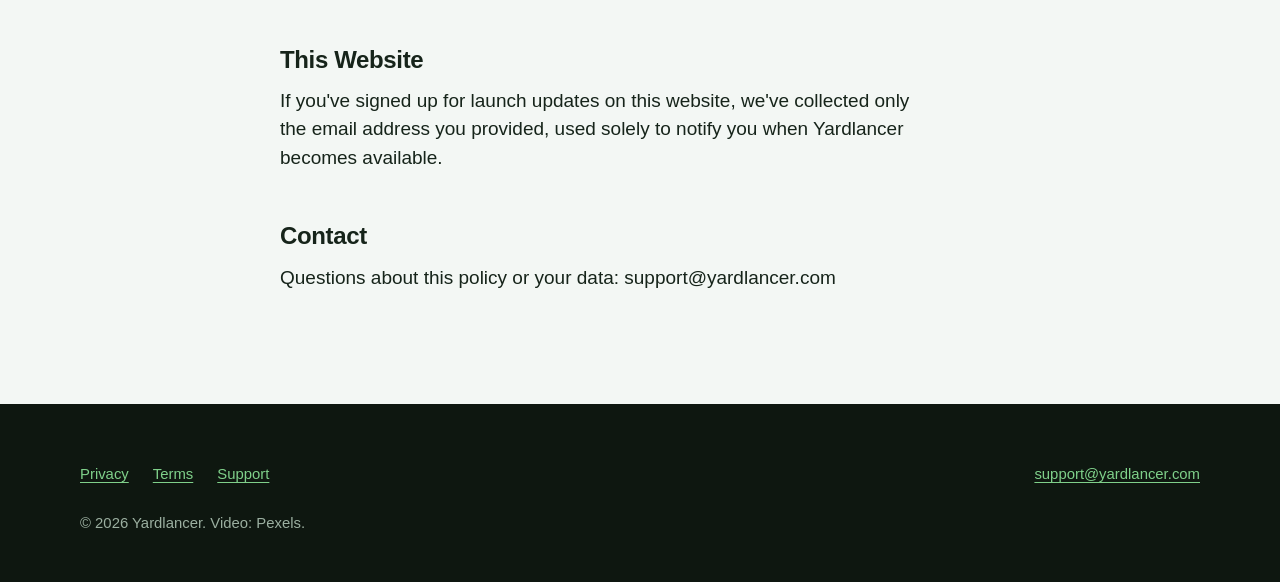
<file: privacy/index.html>
<!doctype html>
<html lang="en">
<head>
  <meta charset="utf-8" />
  <meta name="viewport" content="width=device-width, initial-scale=1" />
  <title>Privacy Policy — Yardlancer</title>
  <meta name="description" content="What Yardlancer collects, how it's used, and who it's shared with." />
  <meta name="theme-color" content="#0E1710" />
  <link rel="canonical" href="https://yardlancer.com/privacy/" />
  <meta property="og:type" content="website" />
  <meta property="og:site_name" content="Yardlancer" />
  <meta property="og:title" content="Privacy Policy — Yardlancer" />
  <meta property="og:description" content="What Yardlancer collects, how it's used, and who it's shared with." />
  <meta property="og:url" content="https://yardlancer.com/privacy/" />
  <meta property="og:image" content="https://yardlancer.com/assets/og-image.jpg" />
  <meta property="og:image:width" content="1200" />
  <meta property="og:image:height" content="630" />
  <meta name="twitter:card" content="summary_large_image" />
  <meta name="twitter:title" content="Privacy Policy — Yardlancer" />
  <meta name="twitter:description" content="What Yardlancer collects, how it's used, and who it's shared with." />
  <meta name="twitter:image" content="https://yardlancer.com/assets/og-image.jpg" />
  <link rel="icon" href="data:," />
  <link rel="stylesheet" href="/style.css" />
  <script>document.documentElement.classList.add('js');</script>
  <script src="/site.js" defer></script>
</head>
<body>
  <a class="skip-link" href="#main">Skip to content</a>

  <header class="site-header">
    <div class="site-header-inner wrap">
      <a class="wordmark" href="/">Yardlancer</a>
      <nav class="site-nav" aria-label="Main">
        <a href="/teens/">Teens</a>
        <a href="/parents/">Parents</a>
        <a href="/neighbors/">Neighbors</a>
        <a href="/trust/">Safety</a>
      </nav>
      <a class="button button-lawn header-cta" href="https://apps.apple.com/app/id6809503649">Get the app</a>
      <button class="icon-button menu-button" type="button" aria-label="Open menu" aria-haspopup="dialog" aria-controls="menu">
        <svg width="24" height="24" viewBox="0 0 24 24" fill="none" stroke="currentColor" stroke-width="2" stroke-linecap="round" aria-hidden="true"><path d="M4 7h16M4 12h16M4 17h16"/></svg>
      </button>
    </div>
  </header>

  <dialog class="menu" id="menu" aria-label="Menu">
    <div class="menu-top">
      <a class="wordmark" href="/">Yardlancer</a>
      <button class="icon-button menu-close" type="button" aria-label="Close menu" autofocus>
        <svg width="24" height="24" viewBox="0 0 24 24" fill="none" stroke="currentColor" stroke-width="2" stroke-linecap="round" aria-hidden="true"><path d="M6 6l12 12M18 6L6 18"/></svg>
      </button>
    </div>
    <nav class="menu-links" aria-label="Menu links">
      <a href="/teens/">Teens</a>
      <a href="/parents/">Parents</a>
      <a href="/neighbors/">Neighbors</a>
      <a href="/trust/">Safety</a>
    </nav>
    <a class="button button-lawn" href="https://apps.apple.com/app/id6809503649">Get the app</a>
  </dialog>

  <main id="main">
    <div class="doc-head on-dark">
      <div class="wrap doc-wrap">
        <h1 class="doc-title">Privacy Policy</h1>
        <div class="draft-badge">Last updated November 1, 2026</div>
      </div>
    </div>
    <div class="wrap doc-wrap doc-body">
      <p class="doc-paragraph">This Privacy Policy describes what Yardlancer collects, how it's used, and who it's shared with.</p>

      <h2 class="doc-heading">What We Collect</h2>
      <p class="doc-paragraph">Account information: name, date of birth, home community, email address, and an optional public display name. Date of birth is used specifically to determine age-appropriate access (for example, whether an account needs a linked parent, and whether an account can post Premium-tier gigs).</p>
      <p class="doc-paragraph">Profile details: an optional profile photo (a default illustrated avatar is used unless you choose to upload a real photo, with a clear notice at that point that it will be visible to other users), an optional short bio, and optional skill tags used to help match you with relevant gigs.</p>
      <p class="doc-paragraph">Location data: if you post or claim a gig, your device's location may be used to place that gig on the map. If you're actively coordinating a claimed gig, you can choose to share your live location with the other person for the duration of that gig. If your account is linked to a parent (required for accounts 12 or under and for accounts without a date of birth, optional for 13- to 17-year-olds who choose to link), your live location is shared with your linked parent whenever the app is open, for as long as the link is active. It isn't optional while linked, you're shown a clear explanation before it starts, and a 13- to 17-year-old can end the link in Settings.</p>
      <p class="doc-paragraph">Content you create: gig listings, posts and comments in Groups/Square, and reviews and ratings left about completed gigs. When you report a post or comment, or block someone, we keep a record of who reported or blocked, who it concerns, and a copy of the content involved, so we can review it. The person you report or block isn't told who did it.</p>
      <p class="doc-paragraph">Family/relationship data: if you're a parent, which kid accounts are linked to you. If your account is linked to a parent, which parent account you're linked to, and the linking code used to establish that link.</p>
      <p class="doc-paragraph">Activity and timing data: when a gig is claimed, when you check in and check out of a gig, whether you notified the other person you were running late, and gig completion history — this feeds into the rating system and is visible, in aggregate, on your public profile and (if you've set a display name) a community leaderboard.</p>
      <p class="doc-paragraph">Notification preferences: whether you've turned off any specific notification type or the Daily Mail digest. All of these are on by default, and you can turn any of them off individually in Settings.</p>

      <h2 class="doc-heading">How We Use It</h2>
      <p class="doc-paragraph">To operate the core features described above — matching, coordination, ratings, and parent-kid safety features. We also use Anthropic's Claude API to pick personalized gig recommendations as part of the Daily Mail digest and to summarize local news for that same digest. Posts are published right away. Shortly after posting, posts in the Square and the under-18 group chat get an automated check using Claude, which flags concerning posts for review rather than blocking or hiding them. Bios are saved right away too, and get the same check. You can report a post or comment, or block someone, at any time. Post content, bio text, and gig data are sent to Anthropic for these purposes.</p>

      <h2 class="doc-heading">Who We Share It With</h2>
      <p class="doc-paragraph">Supabase, our backend and database provider, stores all of the data described above. Anthropic processes content as described above. Sentry, our crash-reporting provider, receives crash and error data when the app fails unexpectedly, including a persistent device identifier and a rough, IP-derived location, so we can diagnose and fix problems. We don't run full background checks on adult posters yet, and listings go live without review. In some cases we may check an adult (18+) poster against public U.S. sex-offender registries by hand. For that check, the gig's coordinates are sent to Nominatim (OpenStreetMap) to find its state, and the poster's name, date of birth and state are sent to Anthropic, whose Claude model helps search the registries; a person reviews the results. Separately, if you allow location access when you sign up, your device's own location service (Apple's on iPhone, Google's on Android) resolves your coordinates into a city name to suggest your home community — this is a different data flow from Nominatim above, handled by your device's operating system rather than a service we chose ourselves. We do not sell your data, and we do not share a kid's location with anyone other than their own linked parent.</p>

      <h2 class="doc-heading">Security</h2>
      <p class="doc-paragraph">We take reasonable measures to protect the data described above, but no method of transmission or storage can be guaranteed completely secure.</p>

      <h2 class="doc-heading">Your Choices</h2>
      <p class="doc-paragraph">You can delete your account at any time from Settings. This permanently deletes your account and the content tied to it (posts, comments, reviews you've written, listings, claims) immediately. This also removes any reviews other people wrote about you, since a review is tied to both accounts involved, not just the one who wrote it. It is not a deactivation, and it cannot be undone. If you're a linked parent or kid, the other side of that link is notified when the link breaks this way.</p>

      <h2 class="doc-heading">Children's Privacy</h2>
      <p class="doc-paragraph">Yardlancer requires any account under 13 to be linked to a parent or guardian's account before it can be used, and that parent can see their linked kid's live location whenever the kid's app is open. This age boundary matches COPPA's own definition of a child. Whether the current linking-code flow satisfies COPPA's specific "verifiable parental consent" standard, versus being a strong good-faith step toward it, is an open legal question we intend to get a real opinion on before scaling this app meaningfully.</p>

      <h2 class="doc-heading">This Website</h2>
      <p class="doc-paragraph">If you've signed up for launch updates on this website, we've collected only the email address you provided, used solely to notify you when Yardlancer becomes available.</p>

      <h2 class="doc-heading">Contact</h2>
      <p class="doc-paragraph">Questions about this policy or your data: support@yardlancer.com</p>
    </div>
  </main>

  <footer class="site-footer on-dark">
    <div class="wrap footer-inner">
      <nav class="footer-links" aria-label="Footer">
        <a href="/privacy/">Privacy</a>
        <a href="/terms/">Terms</a>
        <a href="/support/">Support</a>
      </nav>
      <a class="footer-email" href="mailto:support@yardlancer.com">support@yardlancer.com</a>
      <p class="footer-note">&copy; 2026 Yardlancer. Video: Pexels.</p>
    </div>
  </footer>
</body>
</html>
</file>
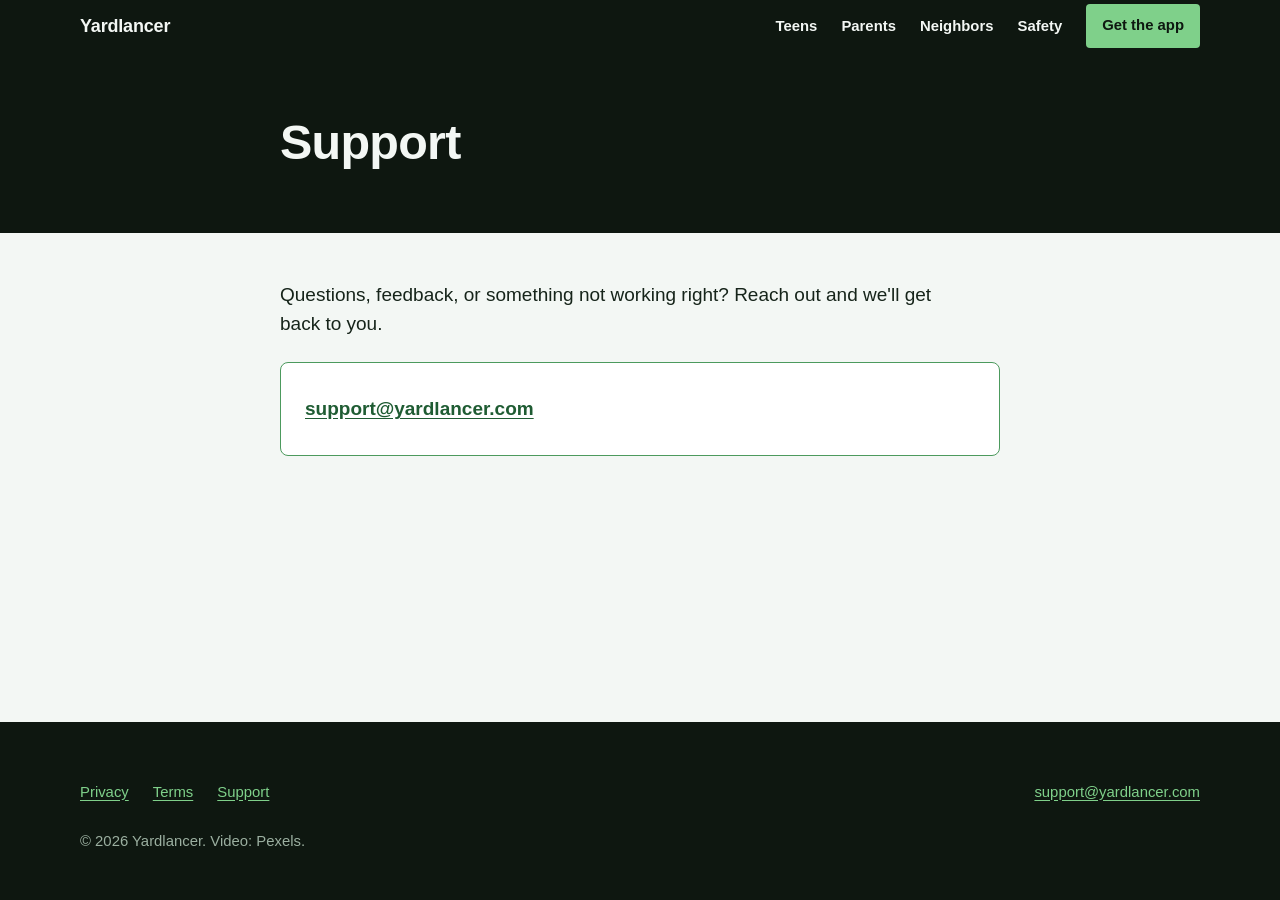
<file: support/index.html>
<!doctype html>
<html lang="en">
<head>
  <meta charset="utf-8" />
  <meta name="viewport" content="width=device-width, initial-scale=1" />
  <title>Support — Yardlancer</title>
  <meta name="description" content="How to reach Yardlancer with questions or feedback." />
  <meta name="theme-color" content="#0E1710" />
  <link rel="canonical" href="https://yardlancer.com/support/" />
  <meta property="og:type" content="website" />
  <meta property="og:site_name" content="Yardlancer" />
  <meta property="og:title" content="Support — Yardlancer" />
  <meta property="og:description" content="How to reach Yardlancer with questions or feedback." />
  <meta property="og:url" content="https://yardlancer.com/support/" />
  <meta property="og:image" content="https://yardlancer.com/assets/og-image.jpg" />
  <meta property="og:image:width" content="1200" />
  <meta property="og:image:height" content="630" />
  <meta name="twitter:card" content="summary_large_image" />
  <meta name="twitter:title" content="Support — Yardlancer" />
  <meta name="twitter:description" content="How to reach Yardlancer with questions or feedback." />
  <meta name="twitter:image" content="https://yardlancer.com/assets/og-image.jpg" />
  <link rel="icon" href="data:," />
  <link rel="stylesheet" href="/style.css" />
  <script>document.documentElement.classList.add('js');</script>
  <script src="/site.js" defer></script>
</head>
<body>
  <a class="skip-link" href="#main">Skip to content</a>

  <header class="site-header">
    <div class="site-header-inner wrap">
      <a class="wordmark" href="/">Yardlancer</a>
      <nav class="site-nav" aria-label="Main">
        <a href="/teens/">Teens</a>
        <a href="/parents/">Parents</a>
        <a href="/neighbors/">Neighbors</a>
        <a href="/trust/">Safety</a>
      </nav>
      <a class="button button-lawn header-cta" href="https://apps.apple.com/app/id6809503649">Get the app</a>
      <button class="icon-button menu-button" type="button" aria-label="Open menu" aria-haspopup="dialog" aria-controls="menu">
        <svg width="24" height="24" viewBox="0 0 24 24" fill="none" stroke="currentColor" stroke-width="2" stroke-linecap="round" aria-hidden="true"><path d="M4 7h16M4 12h16M4 17h16"/></svg>
      </button>
    </div>
  </header>

  <dialog class="menu" id="menu" aria-label="Menu">
    <div class="menu-top">
      <a class="wordmark" href="/">Yardlancer</a>
      <button class="icon-button menu-close" type="button" aria-label="Close menu" autofocus>
        <svg width="24" height="24" viewBox="0 0 24 24" fill="none" stroke="currentColor" stroke-width="2" stroke-linecap="round" aria-hidden="true"><path d="M6 6l12 12M18 6L6 18"/></svg>
      </button>
    </div>
    <nav class="menu-links" aria-label="Menu links">
      <a href="/teens/">Teens</a>
      <a href="/parents/">Parents</a>
      <a href="/neighbors/">Neighbors</a>
      <a href="/trust/">Safety</a>
    </nav>
    <a class="button button-lawn" href="https://apps.apple.com/app/id6809503649">Get the app</a>
  </dialog>

  <main id="main">
    <div class="doc-head on-dark">
      <div class="wrap doc-wrap">
        <h1 class="doc-title">Support</h1>
      </div>
    </div>
    <div class="wrap doc-wrap doc-body">
      <p class="doc-paragraph">Questions, feedback, or something not working right? Reach out and we'll get back to you.</p>

      <div class="support-card">
        <a class="support-email" href="mailto:support@yardlancer.com">support@yardlancer.com</a>
      </div>
    </div>
  </main>

  <footer class="site-footer on-dark">
    <div class="wrap footer-inner">
      <nav class="footer-links" aria-label="Footer">
        <a href="/privacy/">Privacy</a>
        <a href="/terms/">Terms</a>
        <a href="/support/">Support</a>
      </nav>
      <a class="footer-email" href="mailto:support@yardlancer.com">support@yardlancer.com</a>
      <p class="footer-note">&copy; 2026 Yardlancer. Video: Pexels.</p>
    </div>
  </footer>
</body>
</html>
</file>
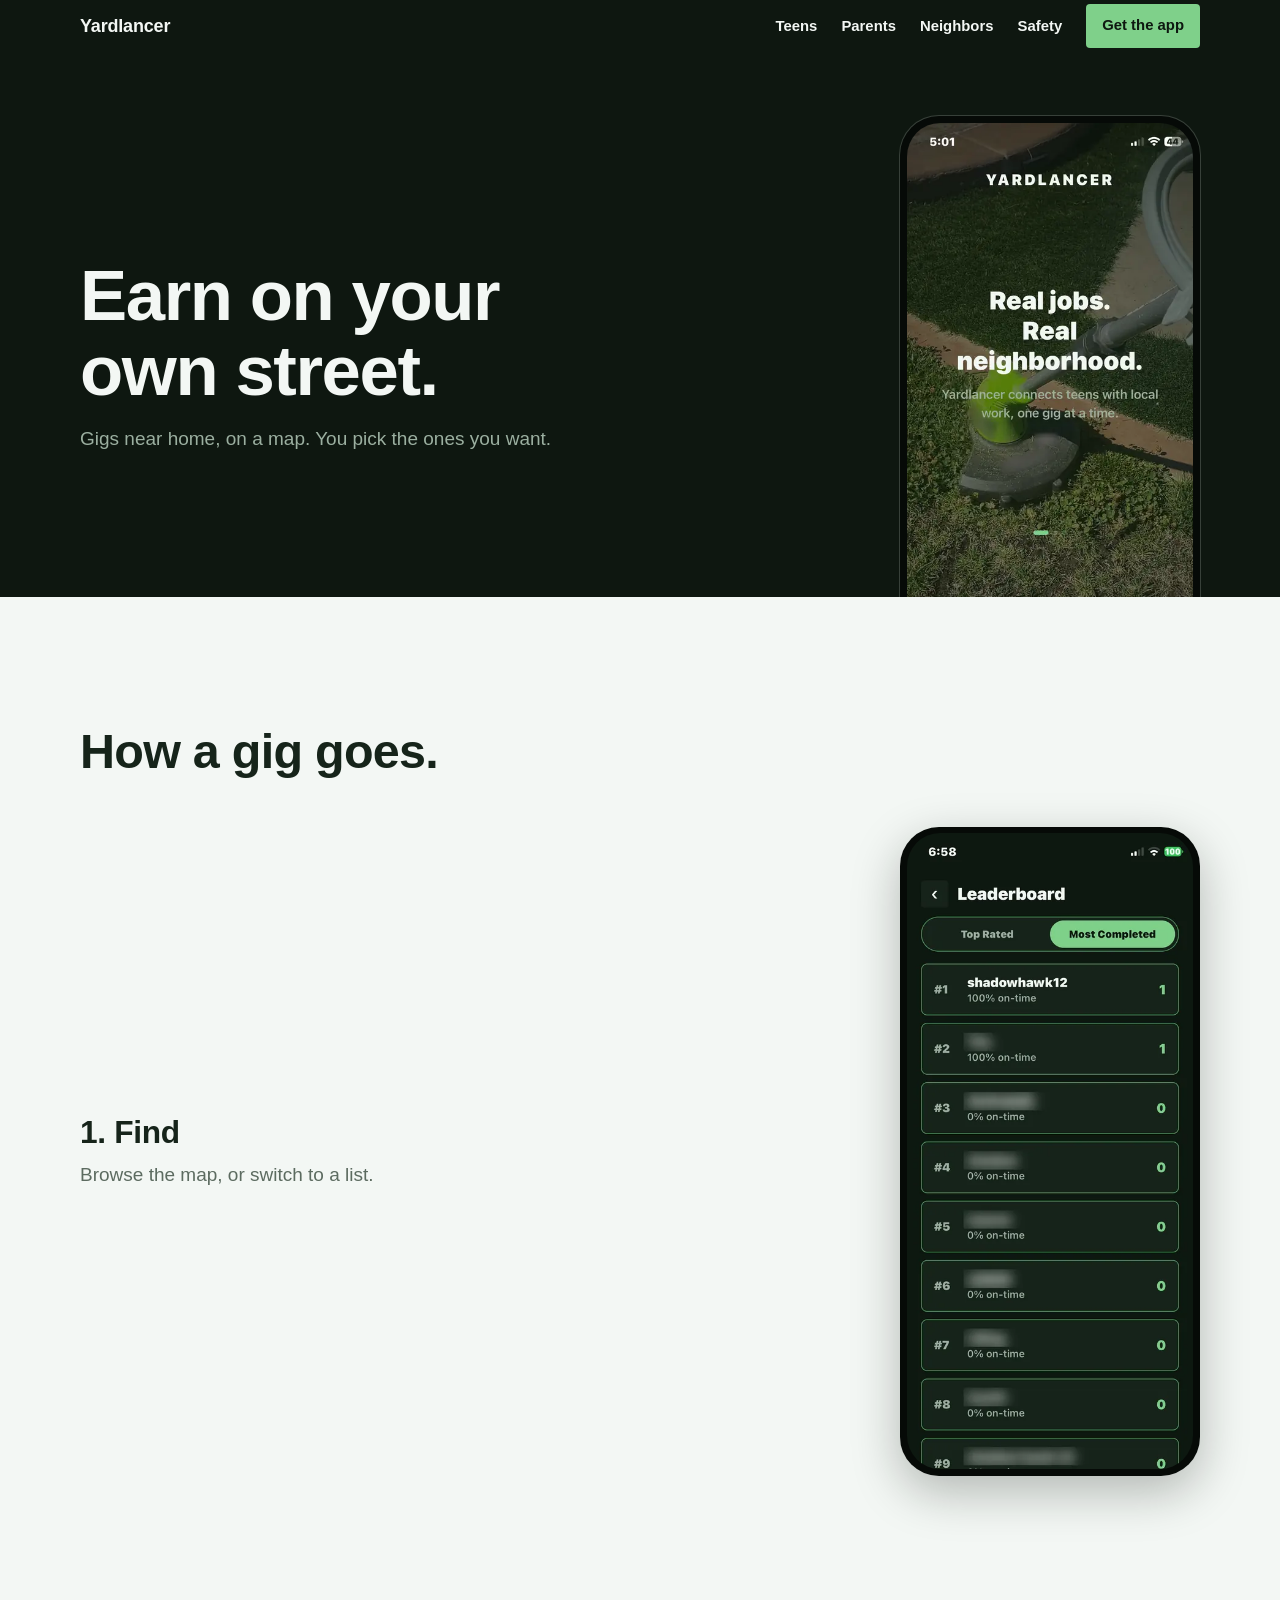
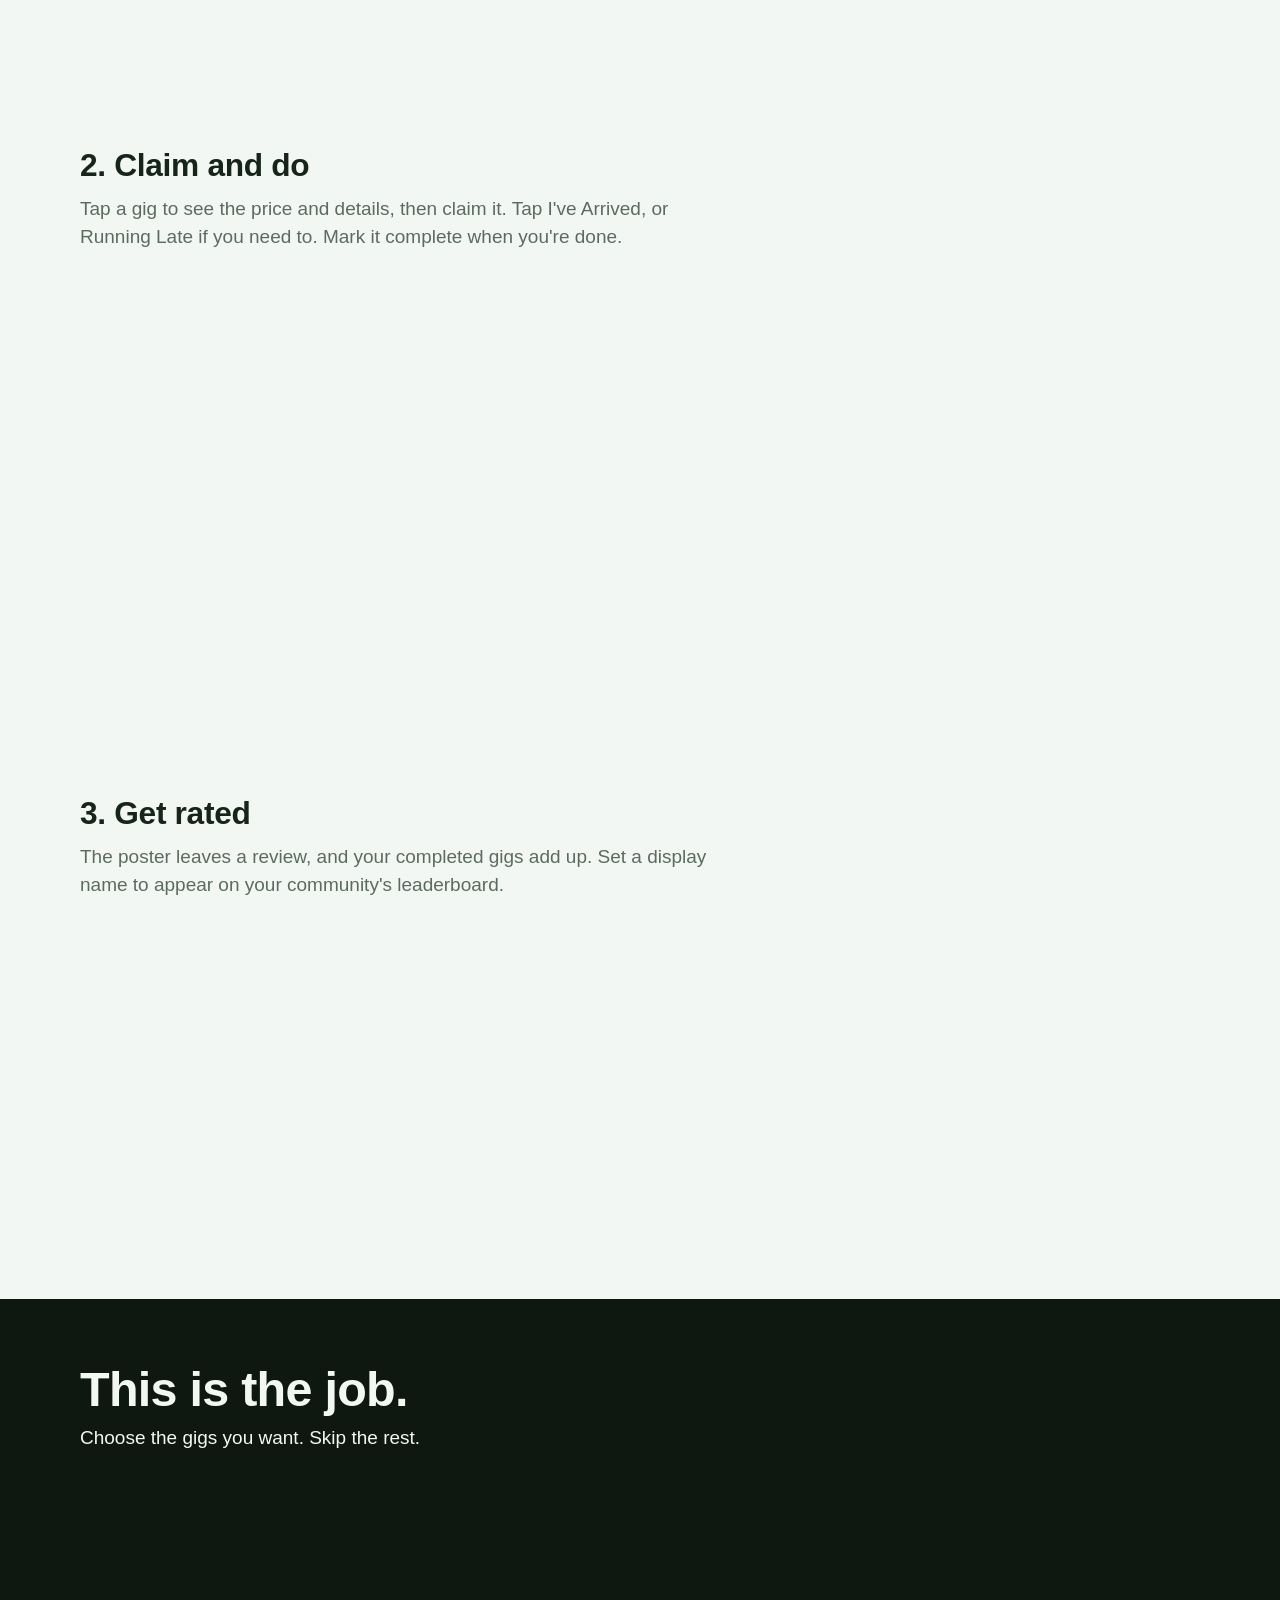
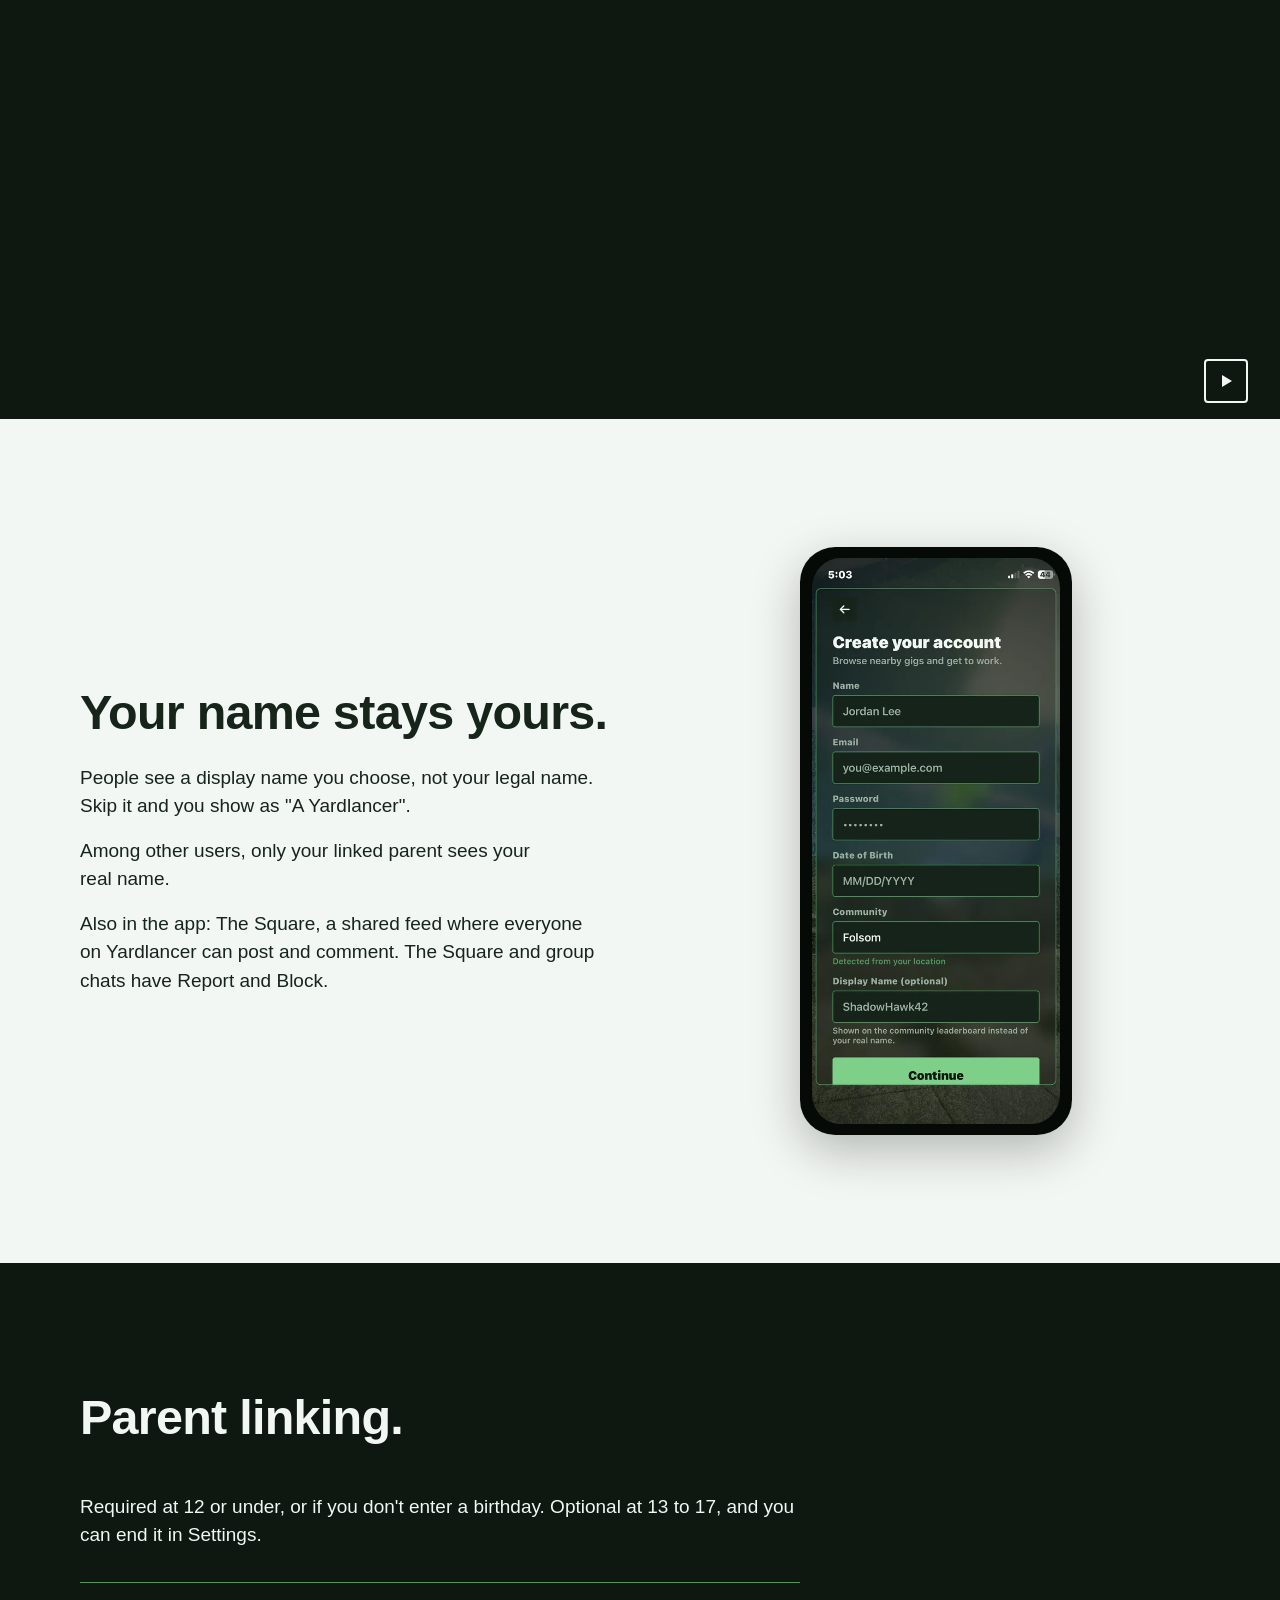
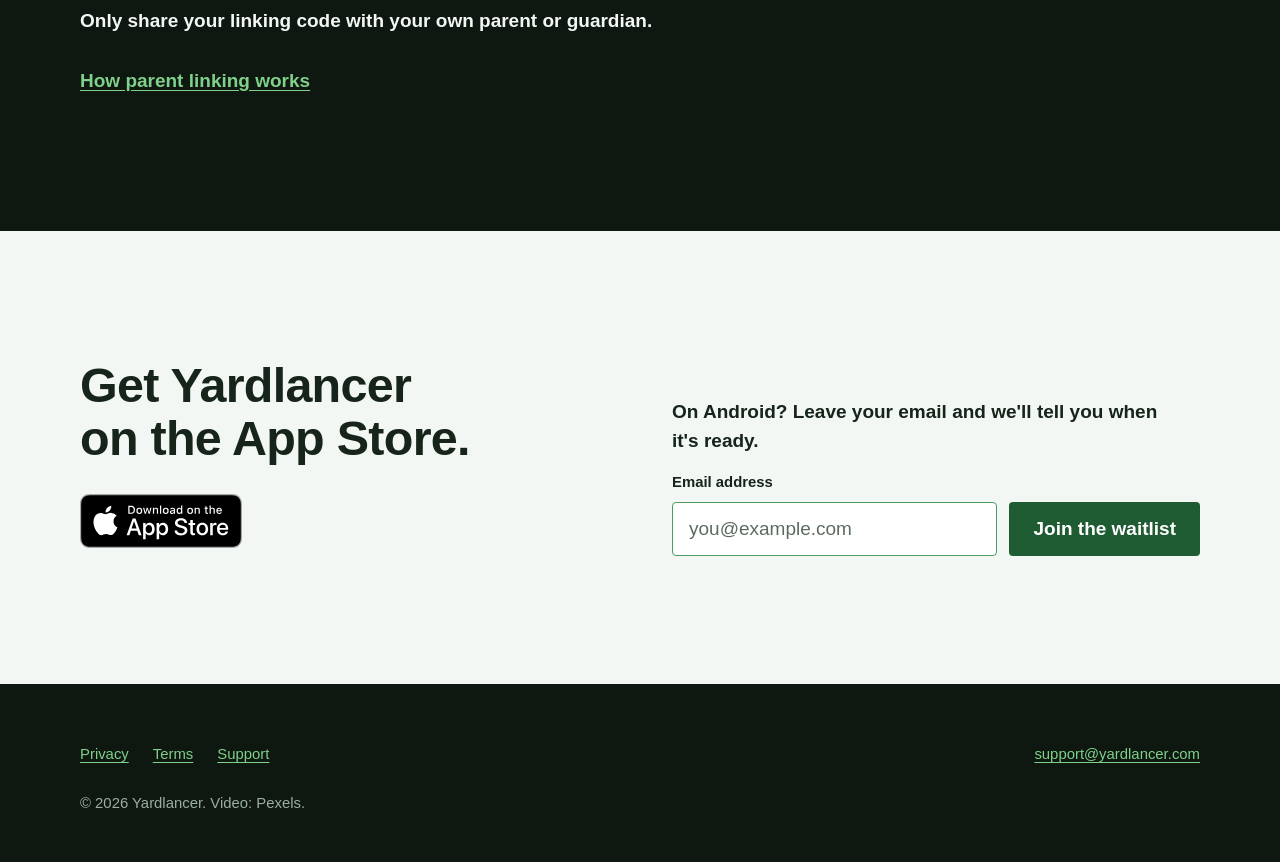
<file: teens/index.html>
<!doctype html>
<html lang="en">
<head>
  <meta charset="utf-8" />
  <meta name="viewport" content="width=device-width, initial-scale=1" />
  <title>Yardlancer for teens: earn on your own street</title>
  <meta name="description" content="Find paid gigs near home, on a map, and pick the ones you want. Yardlancer is now on the App Store in the Sacramento area, California." />
  <meta name="theme-color" content="#0E1710" />
  <link rel="canonical" href="https://yardlancer.com/teens/" />
  <meta property="og:type" content="website" />
  <meta property="og:site_name" content="Yardlancer" />
  <meta property="og:title" content="Yardlancer for teens: earn on your own street" />
  <meta property="og:description" content="Find paid gigs near home, on a map, and pick the ones you want. Yardlancer is now on the App Store in the Sacramento area, California." />
  <meta property="og:url" content="https://yardlancer.com/teens/" />
  <meta property="og:image" content="https://yardlancer.com/assets/og-image.jpg" />
  <meta property="og:image:width" content="1200" />
  <meta property="og:image:height" content="630" />
  <meta name="twitter:card" content="summary_large_image" />
  <meta name="twitter:title" content="Yardlancer for teens: earn on your own street" />
  <meta name="twitter:description" content="Find paid gigs near home, on a map, and pick the ones you want. Yardlancer is now on the App Store in the Sacramento area, California." />
  <meta name="twitter:image" content="https://yardlancer.com/assets/og-image.jpg" />
  <link rel="icon" href="data:," />
  <link rel="stylesheet" href="/style.css" />
  <script>document.documentElement.classList.add('js');</script>
  <script src="/site.js" defer></script>
  <script src="/waitlist.js" defer></script>
</head>
<body>
  <a class="skip-link" href="#main">Skip to content</a>

  <header class="site-header">
    <div class="site-header-inner wrap">
      <a class="wordmark" href="/">Yardlancer</a>
      <nav class="site-nav" aria-label="Main">
        <a href="/teens/">Teens</a>
        <a href="/parents/">Parents</a>
        <a href="/neighbors/">Neighbors</a>
        <a href="/trust/">Safety</a>
      </nav>
      <a class="button button-lawn header-cta" href="https://apps.apple.com/app/id6809503649">Get the app</a>
      <button class="icon-button menu-button" type="button" aria-label="Open menu" aria-haspopup="dialog" aria-controls="menu">
        <svg width="24" height="24" viewBox="0 0 24 24" fill="none" stroke="currentColor" stroke-width="2" stroke-linecap="round" aria-hidden="true"><path d="M4 7h16M4 12h16M4 17h16"/></svg>
      </button>
    </div>
  </header>

  <dialog class="menu" id="menu" aria-label="Menu">
    <div class="menu-top">
      <a class="wordmark" href="/">Yardlancer</a>
      <button class="icon-button menu-close" type="button" aria-label="Close menu" autofocus>
        <svg width="24" height="24" viewBox="0 0 24 24" fill="none" stroke="currentColor" stroke-width="2" stroke-linecap="round" aria-hidden="true"><path d="M6 6l12 12M18 6L6 18"/></svg>
      </button>
    </div>
    <nav class="menu-links" aria-label="Menu links">
      <a href="/teens/">Teens</a>
      <a href="/parents/">Parents</a>
      <a href="/neighbors/">Neighbors</a>
      <a href="/trust/">Safety</a>
    </nav>
    <a class="button button-lawn" href="https://apps.apple.com/app/id6809503649">Get the app</a>
  </dialog>

  <main id="main">
    <section class="intro on-dark" aria-labelledby="intro-title">
      <div class="wrap intro-inner">
        <div class="intro-copy">
          <h1 id="intro-title">Earn on your own street.</h1>
          <p>Gigs near home, on a map. You pick the ones you want.</p>
        </div>
        <div class="phone settle"><picture><source type="image/webp" srcset="/assets/screens/welcome-480.webp 480w, /assets/screens/welcome-720.webp 720w" sizes="(min-width: 768px) 287px, (min-width: 400px) 256px, 64vw" /><img src="/assets/screens/welcome-720.jpg" width="720" height="1558" fetchpriority="high" decoding="async" alt="The Yardlancer welcome screen, with the headline Real jobs. Real neighborhood. and buttons for Find Gigs and Post a Gig." /></picture></div>
      </div>
    </section>

    <section class="section" aria-labelledby="story-title">
      <div class="wrap">
        <h2 class="section-title" id="story-title">How a gig goes.</h2>
        <div class="story">
          <ol class="story-steps">
            <li class="story-step">
              <div class="phone"><picture><source type="image/webp" srcset="/assets/screens/map-480.webp 480w, /assets/screens/map-720.webp 720w" sizes="(min-width: 768px) 300px, 40vw" /><img src="/assets/screens/map-720.jpg" width="720" height="1558" loading="lazy" decoding="async" alt="The Yardlancer map with a gig pin showing $25. The street map behind it is blurred." /></picture></div>
              <div><h3>Find</h3><p>Browse the map, or switch to a list.</p></div>
            </li>
            <li class="story-step">
              <div class="phone"><picture><source type="image/webp" srcset="/assets/screens/gig-detail-480.webp 480w, /assets/screens/gig-detail-720.webp 720w" sizes="(min-width: 768px) 300px, 40vw" /><img src="/assets/screens/gig-detail-720.jpg" width="720" height="1558" loading="lazy" decoding="async" alt="A gig open in the app: window cleaning for $15, with a Claim Chore button. The map behind it is blurred." /></picture></div>
              <div><h3>Claim and do</h3><p>Tap a gig to see the price and details, then claim it. Tap I've Arrived, or Running Late if you need to. Mark it complete when you're done.</p></div>
            </li>
            <li class="story-step">
              <div class="phone"><picture><source type="image/webp" srcset="/assets/screens/rated-480.webp 480w, /assets/screens/rated-720.webp 720w" sizes="(min-width: 768px) 300px, 40vw" /><img src="/assets/screens/rated-720.jpg" width="720" height="1558" loading="lazy" decoding="async" alt="The Yardlancer leaderboard, ranking display names by completed gigs. Most of the names are blurred." /></picture></div>
              <div><h3>Get rated</h3><p>The poster leaves a review, and your completed gigs add up. Set a display name to appear on your community's leaderboard.</p></div>
            </li>
          </ol>
        </div>
      </div>
    </section>

    <section class="job" aria-labelledby="job-title">
      <div class="clip" data-clip="mowing"><picture><source media="(max-width: 767px)" type="image/webp" srcset="/assets/hero/mowing-phone.webp" /><source media="(max-width: 767px)" srcset="/assets/hero/mowing-phone.jpg" /><source type="image/webp" srcset="/assets/hero/mowing-desktop-1280.webp 1280w, /assets/hero/mowing-desktop.webp 1920w" sizes="100vw" /><img src="/assets/hero/mowing-desktop.jpg" width="1920" height="1080" loading="lazy" decoding="async" alt="Looking down over the handle of a lawn mower at a striped green lawn." /></picture></div>
      <div class="job-scrim"></div>
      <div class="wrap job-copy">
        <h2 id="job-title">This is the job.</h2>
        <p>Choose the gigs you want. Skip the rest.</p>
      </div>
    </section>

    <section class="section" aria-labelledby="name-title">
      <div class="wrap split">
        <div>
          <h2 class="section-title" id="name-title">Your name stays yours.</h2>
          <p>People see a display name you choose, not your legal name. Skip it and you show as "A Yardlancer".</p>
          <p>Among other users, only your linked parent sees your real name.</p>
          <p>Also in the app: The Square, a shared feed where everyone on Yardlancer can post and comment. The Square and group chats have Report and Block.</p>
        </div>
        <div class="phone split-phone"><picture><source type="image/webp" srcset="/assets/screens/profile-480.webp 480w, /assets/screens/profile-720.webp 720w" sizes="(min-width: 768px) 272px, 208px" /><img src="/assets/screens/profile-720.jpg" width="720" height="1558" loading="lazy" decoding="async" alt="The Yardlancer sign-up form, with an optional Display Name field." /></picture></div>
      </div>
    </section>

    <section class="section on-dark" aria-labelledby="linking-title">
      <div class="wrap narrow">
        <h2 class="section-title" id="linking-title">Parent linking.</h2>
        <p>Required at 12 or under, or if you don't enter a birthday. Optional at 13&nbsp;to&nbsp;17, and you can end it in Settings.</p>
        <p class="honest-line">Only share your linking code with your own parent or guardian.</p>
        <div class="safety-links">
          <a href="/parents/">How parent linking works</a>
        </div>
      </div>
    </section>

    <section class="section waitlist-block" id="waitlist" aria-labelledby="waitlist-title">
      <div class="wrap waitlist-inner">
        <div>
          <h2 id="waitlist-title">Get Yardlancer on the App Store.</h2>
          <a class="app-store-badge" href="https://apps.apple.com/app/id6809503649"><img src="/assets/app-store-badge.svg" width="161" height="54" alt="Download on the App Store" /></a>
        </div>
        <form class="waitlist-form" id="waitlist-form">
          <p class="waitlist-intro" id="waitlist-intro">On Android? Leave your email and we'll tell you when it's ready.</p>
          <label class="waitlist-label" for="waitlist-email">Email address</label>
          <div class="waitlist-row">
            <input type="email" id="waitlist-email" name="email" placeholder="you@example.com" required autocomplete="email" aria-describedby="waitlist-intro" />
            <button class="button button-deep" type="submit">Join the waitlist</button>
          </div>
          <p class="waitlist-status" id="waitlist-status" role="status" hidden></p>
        </form>
      </div>
    </section>
  </main>

  <footer class="site-footer on-dark">
    <div class="wrap footer-inner">
      <nav class="footer-links" aria-label="Footer">
        <a href="/privacy/">Privacy</a>
        <a href="/terms/">Terms</a>
        <a href="/support/">Support</a>
      </nav>
      <a class="footer-email" href="mailto:support@yardlancer.com">support@yardlancer.com</a>
      <p class="footer-note">&copy; 2026 Yardlancer. Video: Pexels.</p>
    </div>
  </footer>
</body>
</html>
</file>
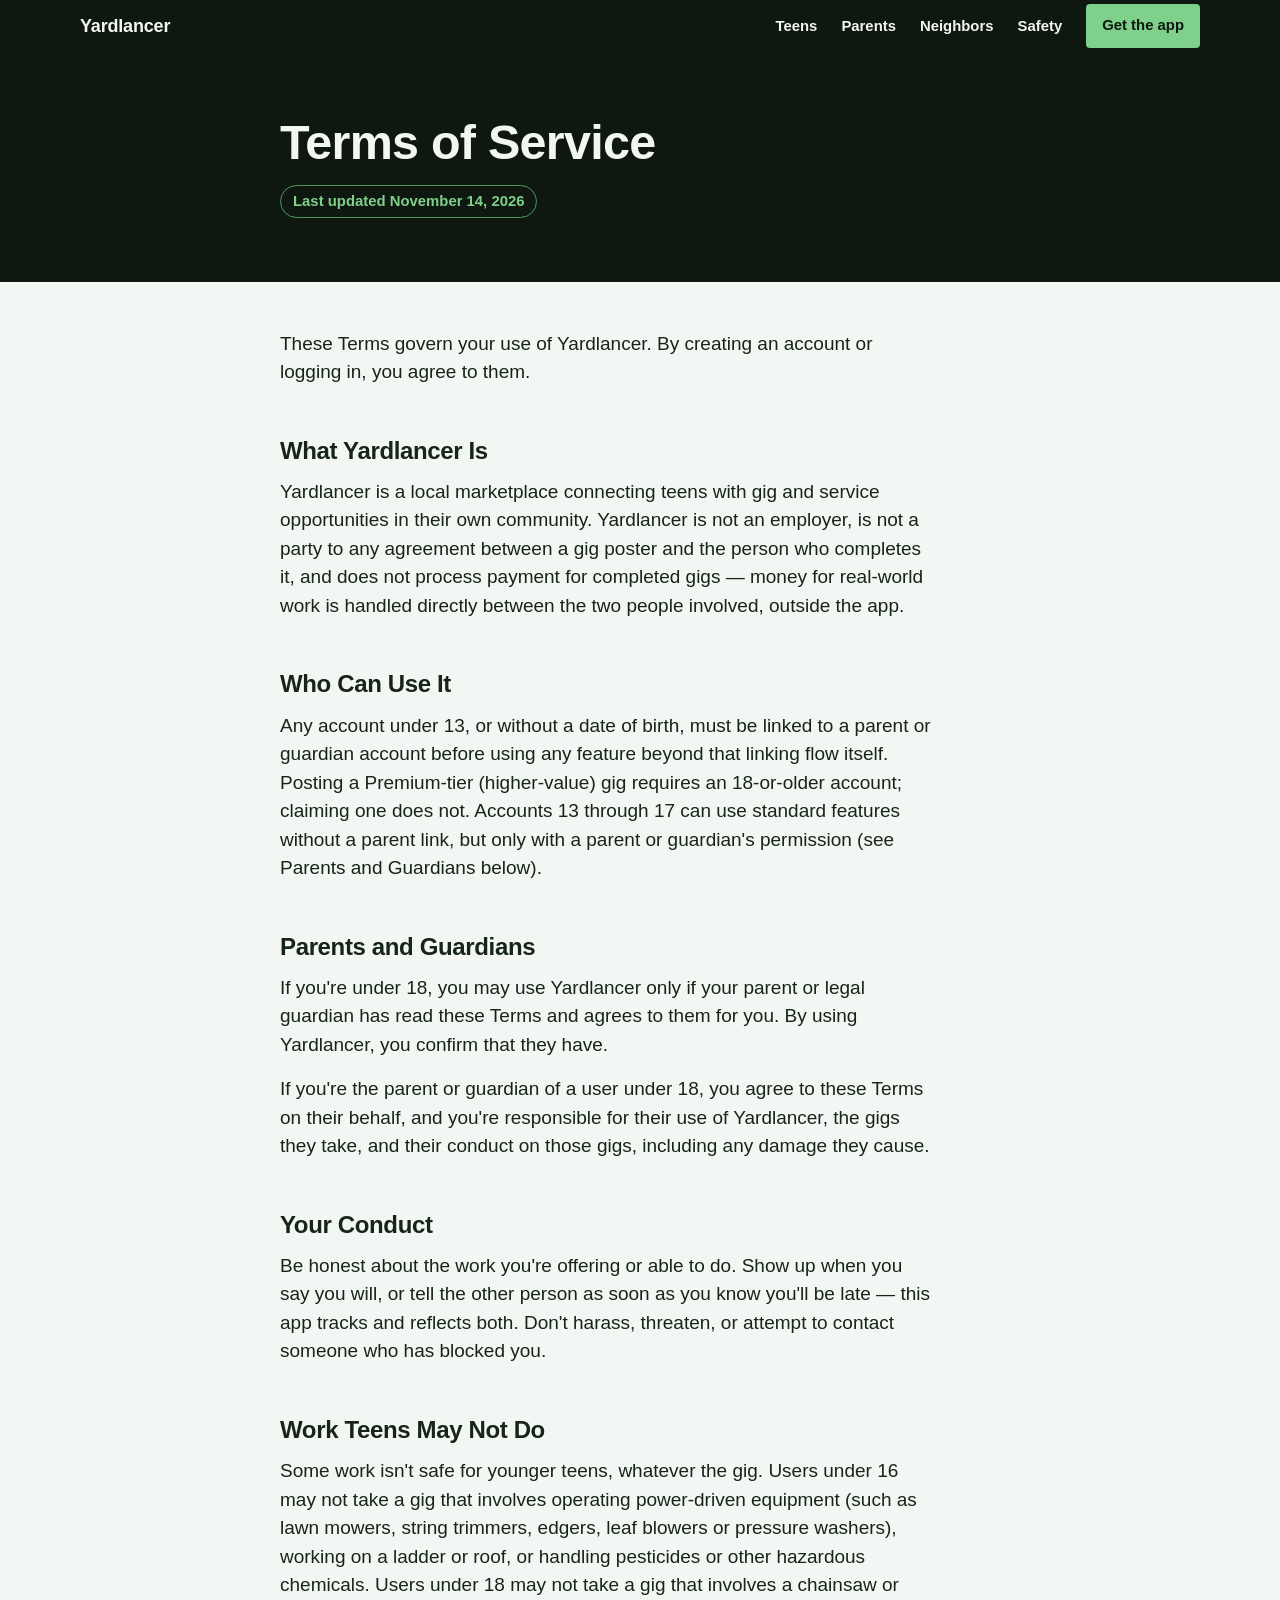
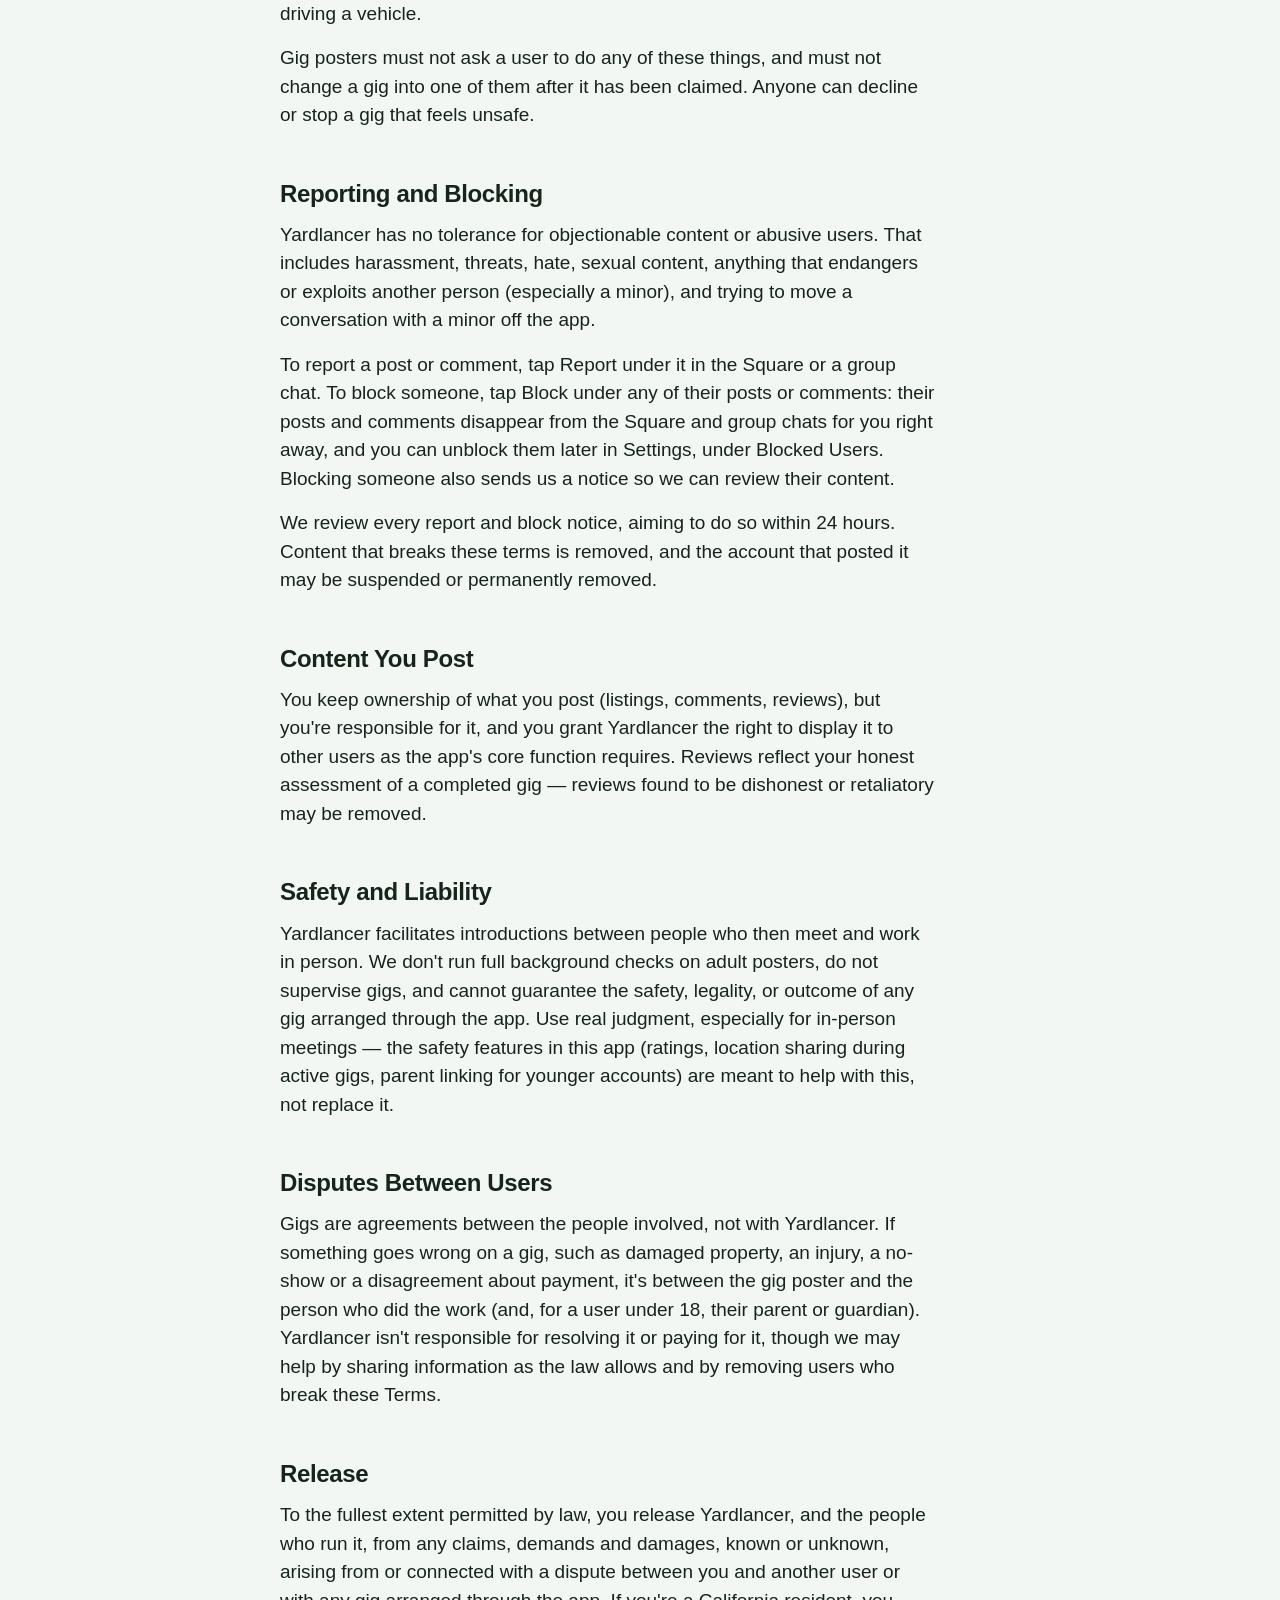
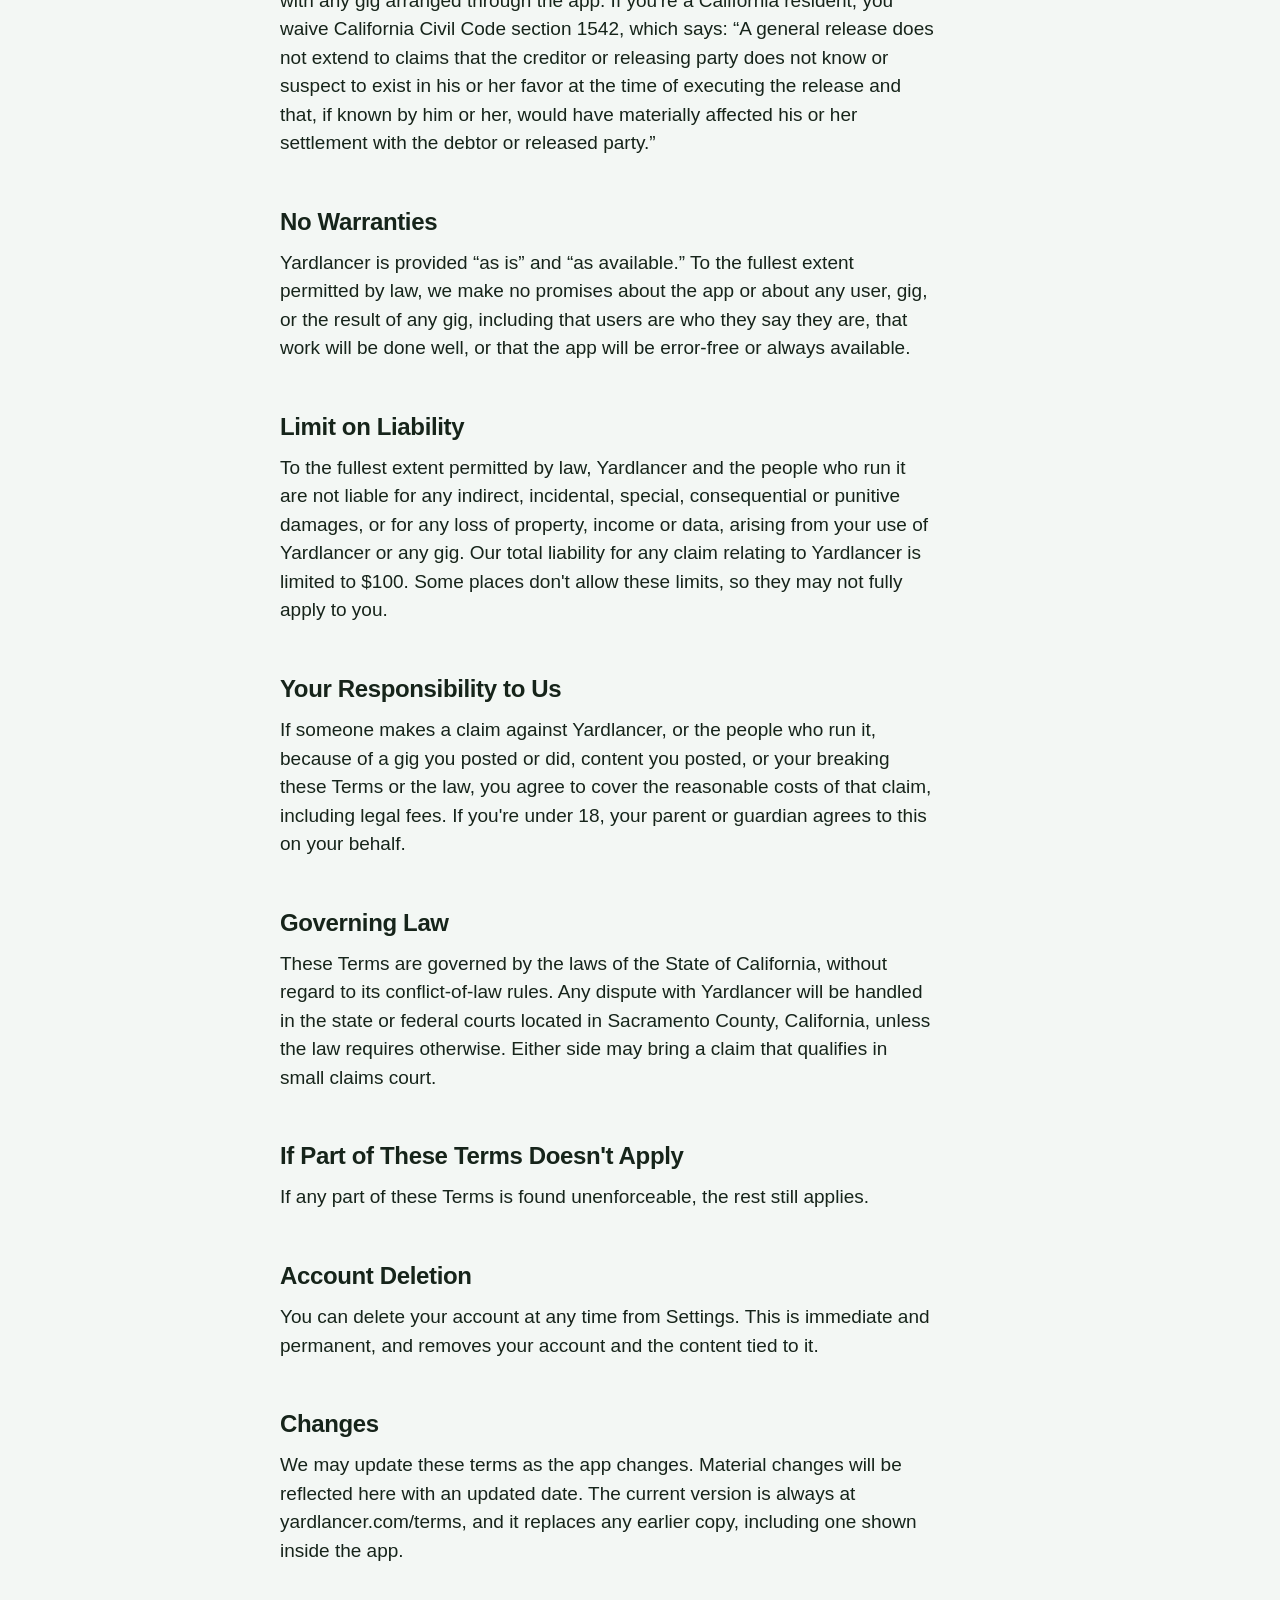
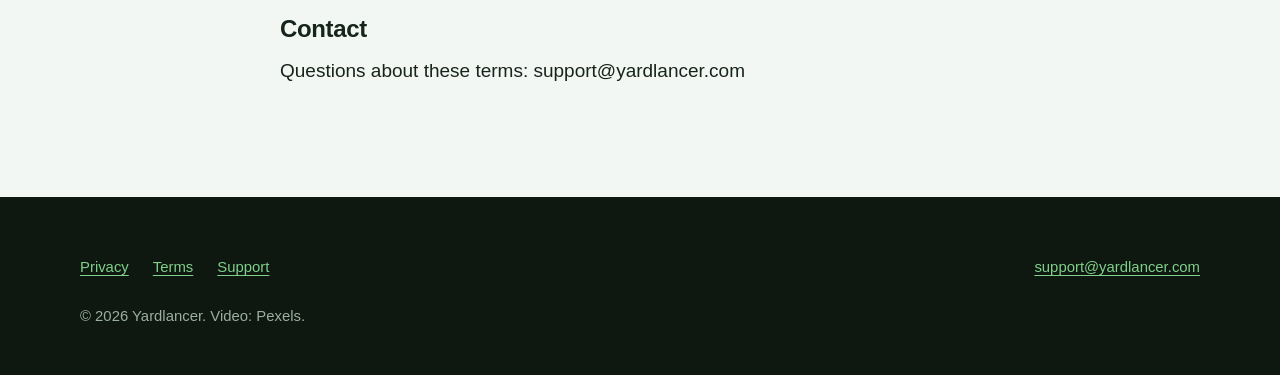
<file: terms/index.html>
<!doctype html>
<html lang="en">
<head>
  <meta charset="utf-8" />
  <meta name="viewport" content="width=device-width, initial-scale=1" />
  <title>Terms of Service — Yardlancer</title>
  <meta name="description" content="The terms for using Yardlancer." />
  <meta name="theme-color" content="#0E1710" />
  <link rel="canonical" href="https://yardlancer.com/terms/" />
  <meta property="og:type" content="website" />
  <meta property="og:site_name" content="Yardlancer" />
  <meta property="og:title" content="Terms of Service — Yardlancer" />
  <meta property="og:description" content="The terms for using Yardlancer." />
  <meta property="og:url" content="https://yardlancer.com/terms/" />
  <meta property="og:image" content="https://yardlancer.com/assets/og-image.jpg" />
  <meta property="og:image:width" content="1200" />
  <meta property="og:image:height" content="630" />
  <meta name="twitter:card" content="summary_large_image" />
  <meta name="twitter:title" content="Terms of Service — Yardlancer" />
  <meta name="twitter:description" content="The terms for using Yardlancer." />
  <meta name="twitter:image" content="https://yardlancer.com/assets/og-image.jpg" />
  <link rel="icon" href="data:," />
  <link rel="stylesheet" href="/style.css" />
  <script>document.documentElement.classList.add('js');</script>
  <script src="/site.js" defer></script>
</head>
<body>
  <a class="skip-link" href="#main">Skip to content</a>

  <header class="site-header">
    <div class="site-header-inner wrap">
      <a class="wordmark" href="/">Yardlancer</a>
      <nav class="site-nav" aria-label="Main">
        <a href="/teens/">Teens</a>
        <a href="/parents/">Parents</a>
        <a href="/neighbors/">Neighbors</a>
        <a href="/trust/">Safety</a>
      </nav>
      <a class="button button-lawn header-cta" href="https://apps.apple.com/app/id6809503649">Get the app</a>
      <button class="icon-button menu-button" type="button" aria-label="Open menu" aria-haspopup="dialog" aria-controls="menu">
        <svg width="24" height="24" viewBox="0 0 24 24" fill="none" stroke="currentColor" stroke-width="2" stroke-linecap="round" aria-hidden="true"><path d="M4 7h16M4 12h16M4 17h16"/></svg>
      </button>
    </div>
  </header>

  <dialog class="menu" id="menu" aria-label="Menu">
    <div class="menu-top">
      <a class="wordmark" href="/">Yardlancer</a>
      <button class="icon-button menu-close" type="button" aria-label="Close menu" autofocus>
        <svg width="24" height="24" viewBox="0 0 24 24" fill="none" stroke="currentColor" stroke-width="2" stroke-linecap="round" aria-hidden="true"><path d="M6 6l12 12M18 6L6 18"/></svg>
      </button>
    </div>
    <nav class="menu-links" aria-label="Menu links">
      <a href="/teens/">Teens</a>
      <a href="/parents/">Parents</a>
      <a href="/neighbors/">Neighbors</a>
      <a href="/trust/">Safety</a>
    </nav>
    <a class="button button-lawn" href="https://apps.apple.com/app/id6809503649">Get the app</a>
  </dialog>

  <main id="main">
    <div class="doc-head on-dark">
      <div class="wrap doc-wrap">
        <h1 class="doc-title">Terms of Service</h1>
        <div class="draft-badge">Last updated November 14, 2026</div>
      </div>
    </div>
    <div class="wrap doc-wrap doc-body">
      <p class="doc-paragraph">These Terms govern your use of Yardlancer. By creating an account or logging in, you agree to them.</p>

      <h2 class="doc-heading">What Yardlancer Is</h2>
      <p class="doc-paragraph">Yardlancer is a local marketplace connecting teens with gig and service opportunities in their own community. Yardlancer is not an employer, is not a party to any agreement between a gig poster and the person who completes it, and does not process payment for completed gigs — money for real-world work is handled directly between the two people involved, outside the app.</p>

      <h2 class="doc-heading">Who Can Use It</h2>
      <p class="doc-paragraph">Any account under 13, or without a date of birth, must be linked to a parent or guardian account before using any feature beyond that linking flow itself. Posting a Premium-tier (higher-value) gig requires an 18-or-older account; claiming one does not. Accounts 13 through 17 can use standard features without a parent link, but only with a parent or guardian's permission (see Parents and Guardians below).</p>

      <h2 class="doc-heading">Parents and Guardians</h2>
      <p class="doc-paragraph">If you're under 18, you may use Yardlancer only if your parent or legal guardian has read these Terms and agrees to them for you. By using Yardlancer, you confirm that they have.</p>
      <p class="doc-paragraph">If you're the parent or guardian of a user under 18, you agree to these Terms on their behalf, and you're responsible for their use of Yardlancer, the gigs they take, and their conduct on those gigs, including any damage they cause.</p>

      <h2 class="doc-heading">Your Conduct</h2>
      <p class="doc-paragraph">Be honest about the work you're offering or able to do. Show up when you say you will, or tell the other person as soon as you know you'll be late — this app tracks and reflects both. Don't harass, threaten, or attempt to contact someone who has blocked you.</p>

      <h2 class="doc-heading">Work Teens May Not Do</h2>
      <p class="doc-paragraph">Some work isn't safe for younger teens, whatever the gig. Users under 16 may not take a gig that involves operating power-driven equipment (such as lawn mowers, string trimmers, edgers, leaf blowers or pressure washers), working on a ladder or roof, or handling pesticides or other hazardous chemicals. Users under 18 may not take a gig that involves a chainsaw or driving a vehicle.</p>
      <p class="doc-paragraph">Gig posters must not ask a user to do any of these things, and must not change a gig into one of them after it has been claimed. Anyone can decline or stop a gig that feels unsafe.</p>

      <h2 class="doc-heading">Reporting and Blocking</h2>
      <p class="doc-paragraph">Yardlancer has no tolerance for objectionable content or abusive users. That includes harassment, threats, hate, sexual content, anything that endangers or exploits another person (especially a minor), and trying to move a conversation with a minor off the app.</p>
      <p class="doc-paragraph">To report a post or comment, tap Report under it in the Square or a group chat. To block someone, tap Block under any of their posts or comments: their posts and comments disappear from the Square and group chats for you right away, and you can unblock them later in Settings, under Blocked Users. Blocking someone also sends us a notice so we can review their content.</p>
      <p class="doc-paragraph">We review every report and block notice, aiming to do so within 24 hours. Content that breaks these terms is removed, and the account that posted it may be suspended or permanently removed.</p>

      <h2 class="doc-heading">Content You Post</h2>
      <p class="doc-paragraph">You keep ownership of what you post (listings, comments, reviews), but you're responsible for it, and you grant Yardlancer the right to display it to other users as the app's core function requires. Reviews reflect your honest assessment of a completed gig — reviews found to be dishonest or retaliatory may be removed.</p>

      <h2 class="doc-heading">Safety and Liability</h2>
      <p class="doc-paragraph">Yardlancer facilitates introductions between people who then meet and work in person. We don't run full background checks on adult posters, do not supervise gigs, and cannot guarantee the safety, legality, or outcome of any gig arranged through the app. Use real judgment, especially for in-person meetings — the safety features in this app (ratings, location sharing during active gigs, parent linking for younger accounts) are meant to help with this, not replace it.</p>

      <h2 class="doc-heading">Disputes Between Users</h2>
      <p class="doc-paragraph">Gigs are agreements between the people involved, not with Yardlancer. If something goes wrong on a gig, such as damaged property, an injury, a no-show or a disagreement about payment, it's between the gig poster and the person who did the work (and, for a user under 18, their parent or guardian). Yardlancer isn't responsible for resolving it or paying for it, though we may help by sharing information as the law allows and by removing users who break these Terms.</p>

      <h2 class="doc-heading">Release</h2>
      <p class="doc-paragraph">To the fullest extent permitted by law, you release Yardlancer, and the people who run it, from any claims, demands and damages, known or unknown, arising from or connected with a dispute between you and another user or with any gig arranged through the app. If you're a California resident, you waive California Civil Code section 1542, which says: &ldquo;A general release does not extend to claims that the creditor or releasing party does not know or suspect to exist in his or her favor at the time of executing the release and that, if known by him or her, would have materially affected his or her settlement with the debtor or released party.&rdquo;</p>

      <h2 class="doc-heading">No Warranties</h2>
      <p class="doc-paragraph">Yardlancer is provided &ldquo;as is&rdquo; and &ldquo;as available.&rdquo; To the fullest extent permitted by law, we make no promises about the app or about any user, gig, or the result of any gig, including that users are who they say they are, that work will be done well, or that the app will be error-free or always available.</p>

      <h2 class="doc-heading">Limit on Liability</h2>
      <p class="doc-paragraph">To the fullest extent permitted by law, Yardlancer and the people who run it are not liable for any indirect, incidental, special, consequential or punitive damages, or for any loss of property, income or data, arising from your use of Yardlancer or any gig. Our total liability for any claim relating to Yardlancer is limited to $100. Some places don't allow these limits, so they may not fully apply to you.</p>

      <h2 class="doc-heading">Your Responsibility to Us</h2>
      <p class="doc-paragraph">If someone makes a claim against Yardlancer, or the people who run it, because of a gig you posted or did, content you posted, or your breaking these Terms or the law, you agree to cover the reasonable costs of that claim, including legal fees. If you're under 18, your parent or guardian agrees to this on your behalf.</p>

      <h2 class="doc-heading">Governing Law</h2>
      <p class="doc-paragraph">These Terms are governed by the laws of the State of California, without regard to its conflict-of-law rules. Any dispute with Yardlancer will be handled in the state or federal courts located in Sacramento County, California, unless the law requires otherwise. Either side may bring a claim that qualifies in small claims court.</p>

      <h2 class="doc-heading">If Part of These Terms Doesn't Apply</h2>
      <p class="doc-paragraph">If any part of these Terms is found unenforceable, the rest still applies.</p>

      <h2 class="doc-heading">Account Deletion</h2>
      <p class="doc-paragraph">You can delete your account at any time from Settings. This is immediate and permanent, and removes your account and the content tied to it.</p>

      <h2 class="doc-heading">Changes</h2>
      <p class="doc-paragraph">We may update these terms as the app changes. Material changes will be reflected here with an updated date. The current version is always at yardlancer.com/terms, and it replaces any earlier copy, including one shown inside the app.</p>

      <h2 class="doc-heading">Contact</h2>
      <p class="doc-paragraph">Questions about these terms: support@yardlancer.com</p>
    </div>
  </main>

  <footer class="site-footer on-dark">
    <div class="wrap footer-inner">
      <nav class="footer-links" aria-label="Footer">
        <a href="/privacy/">Privacy</a>
        <a href="/terms/">Terms</a>
        <a href="/support/">Support</a>
      </nav>
      <a class="footer-email" href="mailto:support@yardlancer.com">support@yardlancer.com</a>
      <p class="footer-note">&copy; 2026 Yardlancer. Video: Pexels.</p>
    </div>
  </footer>
</body>
</html>
</file>
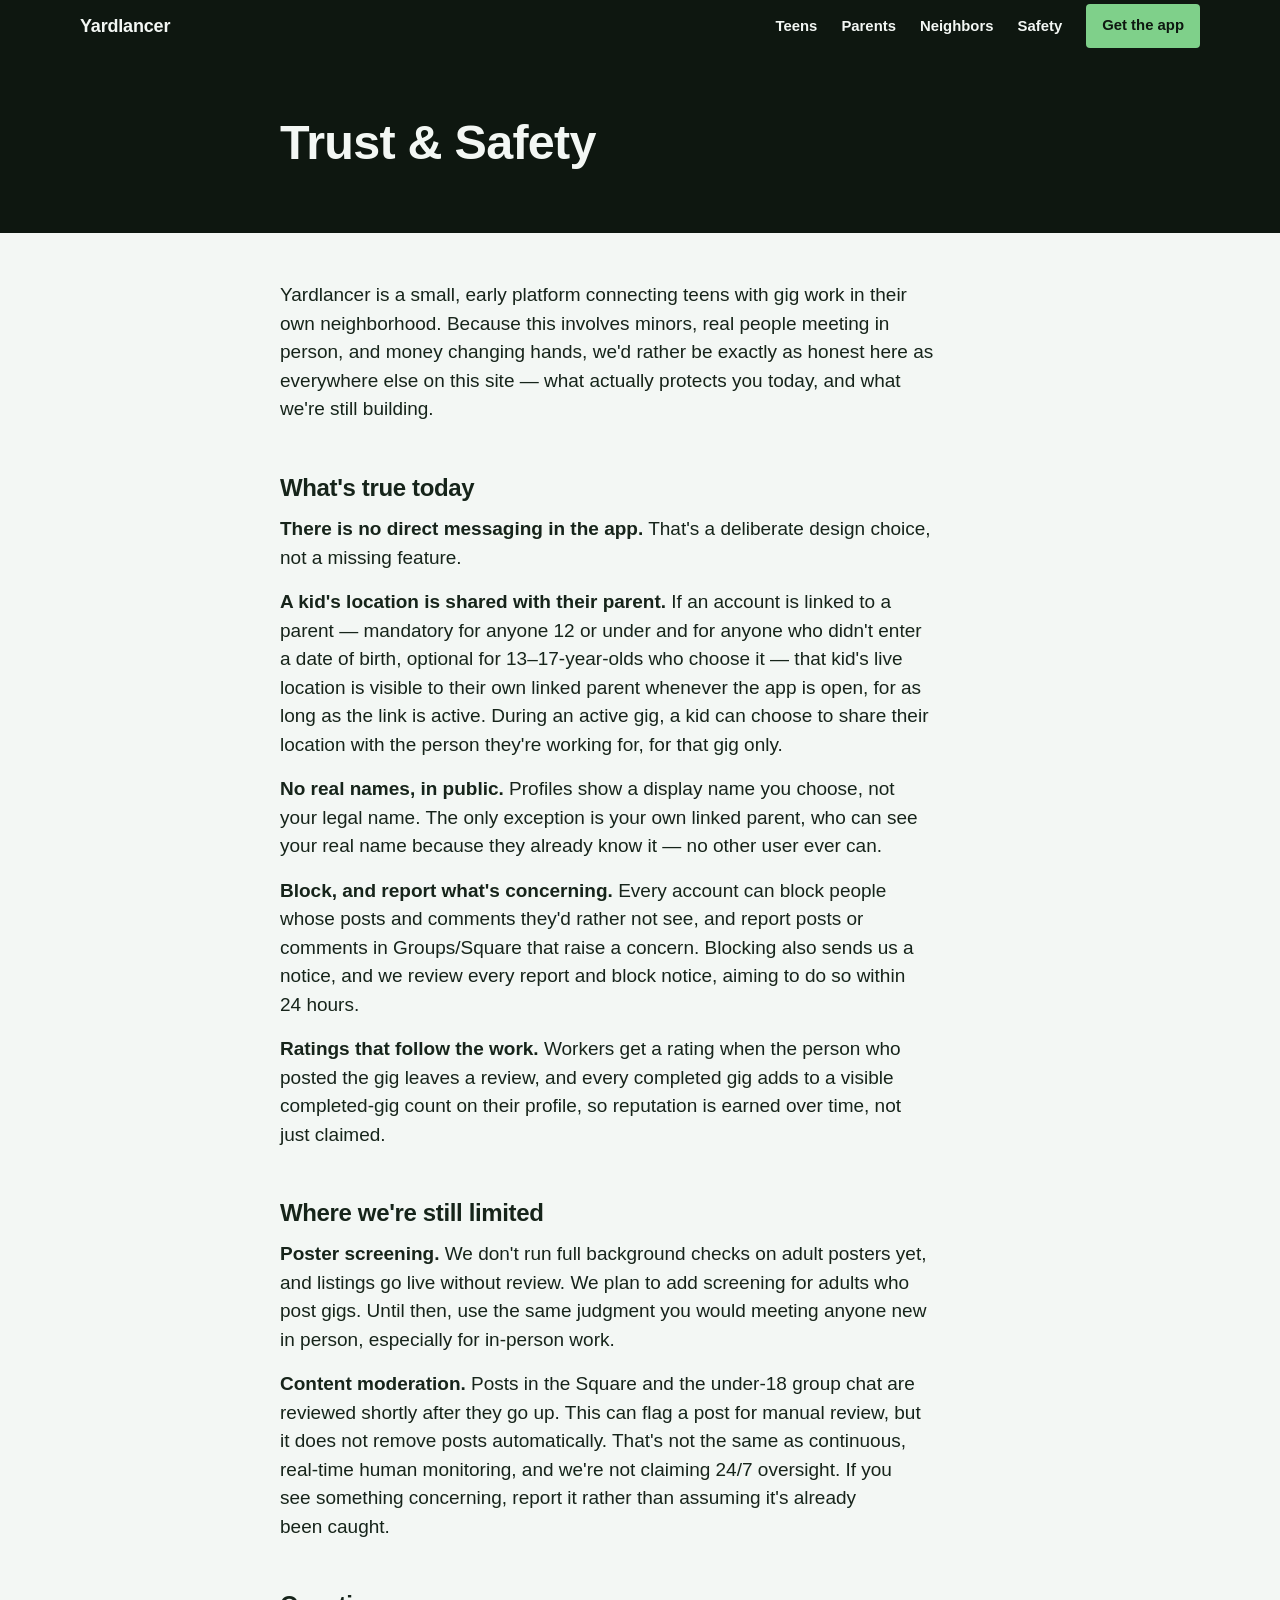
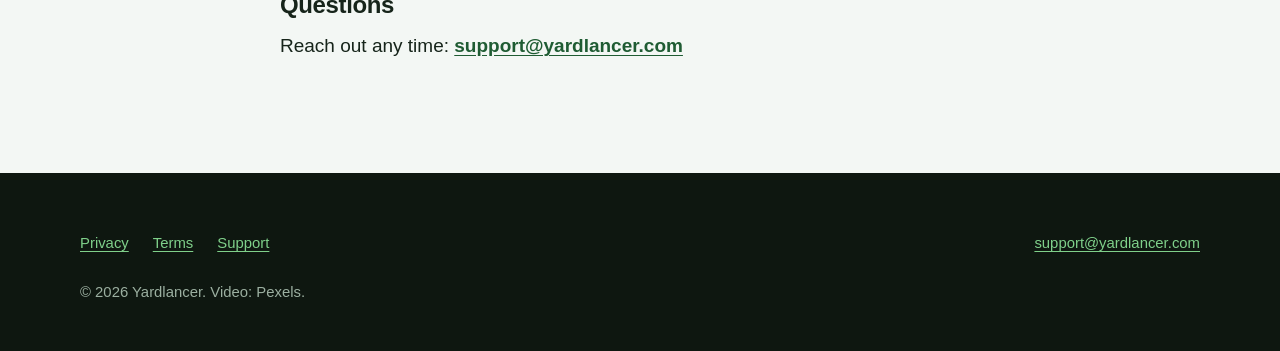
<file: trust/index.html>
<!doctype html>
<html lang="en">
<head>
  <meta charset="utf-8" />
  <meta name="viewport" content="width=device-width, initial-scale=1" />
  <title>Trust &amp; Safety — Yardlancer</title>
  <meta name="description" content="What protects you on Yardlancer today, and where we're still limited." />
  <meta name="theme-color" content="#0E1710" />
  <link rel="canonical" href="https://yardlancer.com/trust/" />
  <meta property="og:type" content="website" />
  <meta property="og:site_name" content="Yardlancer" />
  <meta property="og:title" content="Trust &amp; Safety — Yardlancer" />
  <meta property="og:description" content="What protects you on Yardlancer today, and where we're still limited." />
  <meta property="og:url" content="https://yardlancer.com/trust/" />
  <meta property="og:image" content="https://yardlancer.com/assets/og-image.jpg" />
  <meta property="og:image:width" content="1200" />
  <meta property="og:image:height" content="630" />
  <meta name="twitter:card" content="summary_large_image" />
  <meta name="twitter:title" content="Trust &amp; Safety — Yardlancer" />
  <meta name="twitter:description" content="What protects you on Yardlancer today, and where we're still limited." />
  <meta name="twitter:image" content="https://yardlancer.com/assets/og-image.jpg" />
  <link rel="icon" href="data:," />
  <link rel="stylesheet" href="/style.css" />
  <script>document.documentElement.classList.add('js');</script>
  <script src="/site.js" defer></script>
</head>
<body>
  <a class="skip-link" href="#main">Skip to content</a>

  <header class="site-header">
    <div class="site-header-inner wrap">
      <a class="wordmark" href="/">Yardlancer</a>
      <nav class="site-nav" aria-label="Main">
        <a href="/teens/">Teens</a>
        <a href="/parents/">Parents</a>
        <a href="/neighbors/">Neighbors</a>
        <a href="/trust/">Safety</a>
      </nav>
      <a class="button button-lawn header-cta" href="https://apps.apple.com/app/id6809503649">Get the app</a>
      <button class="icon-button menu-button" type="button" aria-label="Open menu" aria-haspopup="dialog" aria-controls="menu">
        <svg width="24" height="24" viewBox="0 0 24 24" fill="none" stroke="currentColor" stroke-width="2" stroke-linecap="round" aria-hidden="true"><path d="M4 7h16M4 12h16M4 17h16"/></svg>
      </button>
    </div>
  </header>

  <dialog class="menu" id="menu" aria-label="Menu">
    <div class="menu-top">
      <a class="wordmark" href="/">Yardlancer</a>
      <button class="icon-button menu-close" type="button" aria-label="Close menu" autofocus>
        <svg width="24" height="24" viewBox="0 0 24 24" fill="none" stroke="currentColor" stroke-width="2" stroke-linecap="round" aria-hidden="true"><path d="M6 6l12 12M18 6L6 18"/></svg>
      </button>
    </div>
    <nav class="menu-links" aria-label="Menu links">
      <a href="/teens/">Teens</a>
      <a href="/parents/">Parents</a>
      <a href="/neighbors/">Neighbors</a>
      <a href="/trust/">Safety</a>
    </nav>
    <a class="button button-lawn" href="https://apps.apple.com/app/id6809503649">Get the app</a>
  </dialog>

  <main id="main">
    <div class="doc-head on-dark">
      <div class="wrap doc-wrap">
        <h1 class="doc-title">Trust &amp; Safety</h1>
      </div>
    </div>
    <div class="wrap doc-wrap doc-body">
      <p class="doc-paragraph">Yardlancer is a small, early platform connecting teens with gig work in their own neighborhood. Because this involves minors, real people meeting in person, and money changing hands, we'd rather be exactly as honest here as everywhere else on this site — what actually protects you today, and what we're still building.</p>

      <h2 class="doc-heading">What's true today</h2>

      <p class="doc-paragraph"><strong>There is no direct messaging in the app.</strong> That's a deliberate design choice, not a missing feature.</p>

      <p class="doc-paragraph"><strong>A kid's location is shared with their parent.</strong> If an account is linked to a parent — mandatory for anyone 12 or under and for anyone who didn't enter a date of birth, optional for 13–17-year-olds who choose it — that kid's live location is visible to their own linked parent whenever the app is open, for as long as the link is active. During an active gig, a kid can choose to share their location with the person they're working for, for that gig only.</p>

      <p class="doc-paragraph"><strong>No real names, in public.</strong> Profiles show a display name you choose, not your legal name. The only exception is your own linked parent, who can see your real name because they already know it — no other user ever can.</p>

      <p class="doc-paragraph"><strong>Block, and report what's concerning.</strong> Every account can block people whose posts and comments they'd rather not see, and report posts or comments in Groups/Square that raise a concern. Blocking also sends us a notice, and we review every report and block notice, aiming to do so within 24 hours.</p>

      <p class="doc-paragraph"><strong>Ratings that follow the work.</strong> Workers get a rating when the person who posted the gig leaves a review, and every completed gig adds to a visible completed-gig count on their profile, so reputation is earned over time, not just claimed.</p>

      <h2 class="doc-heading">Where we're still limited</h2>

      <p class="doc-paragraph"><strong>Poster screening.</strong> We don't run full background checks on adult posters yet, and listings go live without review. We plan to add screening for adults who post gigs. Until then, use the same judgment you would meeting anyone new in person, especially for in-person work.</p>

      <p class="doc-paragraph"><strong>Content moderation.</strong> Posts in the Square and the under-18 group chat are reviewed shortly after they go up. This can flag a post for manual review, but it does not remove posts automatically. That's not the same as continuous, real-time human monitoring, and we're not claiming 24/7 oversight. If you see something concerning, report it rather than assuming it's already been caught.</p>

      <h2 class="doc-heading">Questions</h2>
      <p class="doc-paragraph">Reach out any time: <a class="support-email" href="mailto:support@yardlancer.com">support@yardlancer.com</a></p>
    </div>
  </main>

  <footer class="site-footer on-dark">
    <div class="wrap footer-inner">
      <nav class="footer-links" aria-label="Footer">
        <a href="/privacy/">Privacy</a>
        <a href="/terms/">Terms</a>
        <a href="/support/">Support</a>
      </nav>
      <a class="footer-email" href="mailto:support@yardlancer.com">support@yardlancer.com</a>
      <p class="footer-note">&copy; 2026 Yardlancer. Video: Pexels.</p>
    </div>
  </footer>
</body>
</html>
</file>
<file: style.css>
/* Colors and radii are copied from the app's constants/theme.js. Keep them in
   sync by hand, same as the legal text. Spacing uses only the scale below. */
:root {
  --evergreen: #0e1710; /* darkTheme.background */
  --card: #16231a; /* darkTheme.surface */
  --lawn: #7fd08a; /* darkTheme.green700: on dark only, never text on light */
  --deep: #1f5c33; /* lightTheme.green700: links and buttons on light */
  --mist: #f3f7f4; /* lightTheme.surface */
  --paper: #ffffff; /* lightTheme.background */
  --ink: #16241a; /* textPrimary on light */
  --stone: #5c6b60; /* textSecondary on light */
  --sage: #9bafa0; /* textSecondary on dark */
  --sun: #d4af37; /* Premium gold: mainly for Premium, as in the app */
  --line: #4c9a5d; /* the app's field and card border */

  --radius-control: 4px; /* buttons, inputs */
  --radius-card: 8px; /* cards, panels */
  --radius-pill: 999px; /* chips only */

  --s4: 4px;
  --s8: 8px;
  --s12: 12px;
  --s16: 16px;
  --s24: 24px;
  --s32: 32px;
  --s48: 48px;
  --s64: 64px;
  --s96: 96px;
  --s128: 128px;

  --text-hero: clamp(2.75rem, 1.35rem + 5.6vw, 5.5rem);
  --text-page: clamp(2.5rem, 1.7rem + 3.4vw, 4.5rem);
  --text-section: clamp(1.875rem, 1.35rem + 2.1vw, 3.25rem);
  --text-body: clamp(1.0625rem, 0.99rem + 0.3vw, 1.1875rem);
  --text-small: clamp(0.875rem, 0.85rem + 0.1vw, 0.9375rem);

  --ease: cubic-bezier(0.22, 1, 0.36, 1);
  --header: 52px;
  --gutter: var(--s24);
  --section: var(--s96);
  --focus: var(--deep);
}

@media (min-width: 768px) {
  :root {
    --gutter: var(--s32);
  }
}

@media (min-width: 1024px) {
  :root {
    --section: var(--s128);
  }
}

*,
*::before,
*::after {
  box-sizing: border-box;
}

[hidden] {
  display: none !important;
}

html {
  -webkit-text-size-adjust: 100%;
  text-size-adjust: 100%;
  scroll-padding-top: calc(var(--header) + var(--s16));
}

body {
  display: flex;
  flex-direction: column;
  min-height: 100vh;
  min-height: 100svh;
  margin: 0;
  background: var(--mist);
  color: var(--ink);
  font-family: -apple-system, BlinkMacSystemFont, "Segoe UI", Roboto, Helvetica, Arial, sans-serif;
  font-size: var(--text-body);
  line-height: 1.5;
}

body.is-locked {
  position: fixed;
  left: 0;
  right: 0;
  overflow: hidden;
}

/* A short page still ends on the footer, not on a strip of background. */
main {
  flex: 1 0 auto;
}

img,
video,
svg {
  display: block;
}

img {
  max-width: 100%;
  height: auto;
}

h1,
h2,
h3,
p,
ul,
ol,
figure {
  margin: 0;
  padding: 0;
}

ul,
ol {
  list-style: none;
}

h1,
h2,
h3 {
  text-wrap: balance;
}

h2 {
  font-size: var(--text-section);
  font-weight: 700;
  line-height: 1.1;
  letter-spacing: -0.015em;
}

h3 {
  font-size: var(--text-body);
  font-weight: 700;
  line-height: 1.3;
}

p {
  max-width: 62ch;
  text-wrap: pretty;
}

a {
  color: var(--deep);
  text-underline-offset: 3px;
}

:focus-visible {
  outline: 2px solid var(--focus);
  outline-offset: 2px;
}

.on-dark {
  --focus: var(--lawn);
  background: var(--evergreen);
  color: var(--mist);
}

.on-dark a:not(.button) {
  color: var(--lawn);
}

.wrap {
  width: 100%;
  max-width: calc(1120px + var(--gutter) * 2);
  margin-inline: auto;
  padding-inline: var(--gutter);
}

.section {
  padding-block: var(--section);
}

/* Two light sections in a row share one gap instead of stacking two. */
.section:not(.on-dark) + .section:not(.on-dark) {
  padding-top: 0;
}

.section-title {
  margin-bottom: var(--s48);
}

.skip-link {
  position: absolute;
  top: var(--s8);
  left: var(--s8);
  z-index: 40;
  padding: var(--s12) var(--s16);
  border-radius: var(--radius-control);
  background: var(--paper);
  color: var(--deep);
  font-weight: 700;
  transform: translateY(-200%);
}

.skip-link:focus {
  transform: none;
}

/* Buttons */
.button {
  display: inline-flex;
  align-items: center;
  justify-content: center;
  min-height: var(--s48);
  padding: var(--s12) var(--s24);
  border: 0;
  border-radius: var(--radius-control);
  font: inherit;
  font-weight: 700;
  line-height: 1.2;
  text-align: center;
  text-decoration: none;
  cursor: pointer;
}

.button-lawn {
  background: var(--lawn);
  color: var(--evergreen);
}

.button-deep {
  background: var(--deep);
  color: var(--paper);
}

/* Header. On Home it sits over the hero and is transparent until the visitor
   scrolls past it; everywhere else it's solid from the start. The solid layer
   is a pseudo-element so the change animates opacity, not background. */
.site-header {
  --focus: var(--lawn);
  position: sticky;
  top: 0;
  z-index: 20;
  flex: none;
  height: var(--header);
  color: var(--mist);
}

.site-header::before {
  content: "";
  position: absolute;
  inset: 0;
  background: var(--evergreen);
  transition: opacity 0.2s ease;
}

body[data-hero] .site-header {
  position: fixed;
  left: 0;
  right: 0;
}

.js body[data-hero] .site-header:not(.is-solid)::before {
  opacity: 0;
}

.site-header-inner {
  position: relative;
  display: flex;
  align-items: center;
  gap: var(--s24);
  height: 100%;
}

.wordmark {
  display: inline-flex;
  align-items: center;
  min-height: 44px;
  margin-right: auto;
  color: var(--mist);
  font-size: 1.125rem;
  font-weight: 800;
  letter-spacing: -0.01em;
  text-decoration: none;
}

.site-nav {
  display: none;
}

.site-nav a {
  display: inline-flex;
  align-items: center;
  min-height: 44px;
  color: var(--mist);
  font-size: var(--text-small);
  font-weight: 600;
  text-decoration: none;
}

.site-nav a[aria-current="page"] {
  text-decoration: underline;
  text-decoration-thickness: 2px;
  text-underline-offset: 6px;
}

.header-cta {
  display: none;
  min-height: 44px;
  padding-block: var(--s8);
  padding-inline: var(--s16);
  font-size: var(--text-small);
}

.icon-button {
  display: inline-flex;
  align-items: center;
  justify-content: center;
  width: 44px;
  height: 44px;
  margin-right: calc(var(--s12) * -1);
  padding: 0;
  border: 0;
  background: none;
  color: inherit;
  cursor: pointer;
}

@media (min-width: 768px) {
  .site-nav {
    display: flex;
    gap: var(--s24);
  }

  .header-cta {
    display: inline-flex;
  }

  .menu-button {
    display: none;
  }
}

/* Phone menu */
.menu {
  --focus: var(--lawn);
  position: fixed;
  inset: 0;
  width: 100%;
  max-width: none;
  height: 100%;
  max-height: none;
  margin: 0;
  padding: 0 var(--gutter) var(--s32);
  border: 0;
  background: var(--evergreen);
  color: var(--mist);
  overscroll-behavior: contain;
}

.menu[open] {
  display: flex;
  flex-direction: column;
  animation: sheet-in 0.3s var(--ease) both;
}

.menu::backdrop {
  background: var(--evergreen);
}

.menu-top {
  display: flex;
  align-items: center;
  height: var(--header);
  margin-bottom: var(--s24);
}

.menu-links {
  display: flex;
  flex-direction: column;
  flex: 1;
}

.menu-links a {
  display: flex;
  align-items: center;
  min-height: var(--s64);
  border-bottom: 1px solid var(--card);
  color: var(--mist);
  font-size: var(--text-section);
  font-weight: 700;
  text-decoration: none;
}

@keyframes sheet-in {
  from {
    opacity: 0;
    transform: translateY(var(--s16));
  }
  to {
    opacity: 1;
    transform: none;
  }
}

/* Video component: the poster is plain HTML, so it shows instantly. With reduced
   motion it stays up until the visitor presses play. The script adds the video
   and its button on top. */
.clip {
  position: relative;
  overflow: hidden;
  background: var(--evergreen);
}

.clip img,
.clip video {
  position: absolute;
  inset: 0;
  width: 100%;
  height: 100%;
  object-fit: cover;
}

.clip video {
  opacity: 0;
  transition: opacity 0.6s ease;
}

.clip.is-playing video {
  opacity: 1;
}

/* A dark fill with a light edge, so it reads on any picture behind it. */
.clip-toggle {
  --focus: var(--lawn);
  position: absolute;
  right: var(--gutter);
  bottom: var(--s16);
  z-index: 3;
  display: inline-flex;
  align-items: center;
  justify-content: center;
  width: 44px;
  height: 44px;
  padding: 0;
  border: 2px solid var(--mist);
  border-radius: var(--radius-control);
  background: var(--evergreen);
  color: var(--mist);
  cursor: pointer;
}

/* The dark gap keeps the green focus ring readable on a pale picture. */
.clip-toggle:focus-visible {
  box-shadow: 0 0 0 2px var(--evergreen);
}

/* Phone frame: a plain CSS outline for real screenshots. Radii are percentages
   so the frame keeps its shape at any size. */
.phone {
  aspect-ratio: 1170 / 2532;
  padding: 2.2%;
  border-radius: 13% / 6%;
  background: #060a07;
  box-shadow: 0 var(--s16) var(--s48) rgb(14 23 16 / 28%);
}

.on-dark .phone,
.door-teens .phone {
  box-shadow: 0 0 0 1px rgb(243 247 244 / 18%);
}

.phone img,
.phone-empty {
  width: 100%;
  height: 100%;
  border-radius: 11.5% / 5.3%;
  object-fit: cover;
}

.phone-empty {
  display: flex;
  flex-direction: column;
  align-items: center;
  justify-content: center;
  gap: var(--s4);
  padding: var(--s8);
  background: var(--card);
  color: var(--sage);
  font-size: 0.75rem;
  line-height: 1.3;
  text-align: center;
  overflow-wrap: anywhere;
}

/* Home hero */
.hero {
  --focus: var(--lawn);
  position: relative;
  display: flex;
  align-items: flex-end;
  min-height: 100vh;
  min-height: 100svh;
  background: var(--evergreen);
  color: var(--mist);
}

.hero .clip {
  position: absolute;
  inset: 0;
}

.hero-scrim {
  position: absolute;
  inset: 0;
  z-index: 1;
  /* Tuned by measuring the real frames: the top band keeps the header at AA over
     the bright sky, the lower band keeps the hero text at AA. */
  background:
    linear-gradient(to bottom, rgb(14 23 16 / 68%) 0, rgb(14 23 16 / 58%) 56px, rgb(14 23 16 / 0%) 160px),
    linear-gradient(to top, rgb(14 23 16 / 54%) 0%, rgb(14 23 16 / 50%) 40%, rgb(14 23 16 / 42%) 62%, rgb(14 23 16 / 0%) 86%);
}

.hero-content {
  position: relative;
  z-index: 2;
  padding-top: calc(var(--header) + var(--s32));
  padding-bottom: var(--s96);
}

.hero h1 {
  font-size: var(--text-hero);
  font-weight: 800;
  line-height: 1.04;
  letter-spacing: -0.02em;
}

.hero-line {
  margin-top: var(--s16);
  max-width: 36ch;
}

.hero-actions {
  display: flex;
  flex-wrap: wrap;
  align-items: center;
  gap: var(--s12) var(--s24);
  margin-top: var(--s32);
}

.hero-link {
  display: inline-flex;
  align-items: center;
  min-height: 44px;
  color: var(--mist);
  font-weight: 600;
}

.scroll-hint {
  position: absolute;
  left: 50%;
  bottom: var(--s24);
  z-index: 2;
  margin-left: -12px;
  color: var(--mist);
  transition: opacity 0.3s ease;
}

.hero.is-scrolled .scroll-hint {
  opacity: 0;
}

.hero h1,
.hero-line {
  animation: rise 0.6s var(--ease) both;
}

@keyframes rise {
  from {
    opacity: 0;
    transform: translateY(var(--s16));
  }
  to {
    opacity: 1;
    transform: none;
  }
}

@media (max-height: 500px) {
  /* A landscape phone puts the text on open sky, so the scrim goes even. */
  .hero-scrim {
    background: rgb(14 23 16 / 72%);
  }

  .hero h1 {
    font-size: 2.75rem;
  }

  .hero-content {
    padding-bottom: var(--s32);
  }

  .scroll-hint {
    display: none;
  }
}

/* "neighborhood." is one long word. Below 360px it wouldn't fit the line at the
   usual size, and it would push the whole page sideways. */
@media (max-width: 359px) {
  .hero h1 {
    font-size: 2.375rem;
  }
}

/* Home: three doors */
.doors {
  display: flex;
  gap: var(--s16);
  margin-inline: calc(var(--gutter) * -1);
  padding-inline: var(--gutter);
  overflow-x: auto;
  scroll-snap-type: x mandatory;
  scroll-padding-inline: var(--gutter);
  scrollbar-width: none;
}

.doors::-webkit-scrollbar {
  display: none;
}

.door {
  position: relative;
  display: flex;
  flex: 0 0 80%;
  flex-direction: column;
  min-height: 460px;
  padding: var(--s24);
  overflow: hidden;
  border: 1px solid var(--line);
  border-radius: var(--radius-card);
  background: var(--paper);
  color: var(--ink);
  text-decoration: none;
  scroll-snap-align: start;
}

.door h3 {
  font-size: clamp(1.375rem, 1.2rem + 0.6vw, 1.75rem);
  letter-spacing: -0.01em;
}

.door p {
  margin-top: var(--s8);
  color: var(--stone);
}

.door-go {
  margin-top: var(--s12);
  color: var(--deep);
  font-weight: 600;
  text-decoration: underline;
  text-underline-offset: 3px;
}

.door:focus-visible {
  outline-offset: -4px;
}

/* Padding is fixed here: a percentage would resolve against the card, not the
   phone, and the extra frame would crop the sides of the screen. */
.door .phone {
  position: absolute;
  width: 62%;
  padding: 6px;
  box-shadow: 0 var(--s8) var(--s32) rgb(14 23 16 / 22%);
}

/* The door crops the phone, so a placeholder's label has to sit near the top. */
.door .phone-empty {
  justify-content: flex-start;
  padding-top: var(--s48);
}

.door-teens {
  --focus: var(--lawn);
  border-color: var(--evergreen);
  background: var(--evergreen);
  color: var(--mist);
}

.door-teens .door-go {
  color: var(--lawn);
}

.door-teens p {
  color: var(--sage);
}

/* These two phones are anchored by their own height, so the card cuts the screen
   at the same row at any width: on Teens in the photo below the words, on
   Neighbors in the gap between two rows of the form. */
.door-teens .phone {
  left: 0;
  right: 0;
  top: 100%;
  max-width: 200px;
  margin-inline: auto;
  transform: translateY(-75%);
}

/* The whole phone stays inside this card, so no word on the Family screen is cut.
   Its width is capped so the card's bottom edge falls below the screen's last
   button, in the part of the screen that's empty. */
.door-parents .phone {
  right: var(--s24);
  top: 208px;
  max-width: 200px;
}

.door-neighbors .phone {
  left: var(--s24);
  top: 100%;
  max-width: 200px;
  transform: translateY(-64.6%);
}

@media (min-width: 768px) {
  .doors {
    display: grid;
    grid-template-columns: 1fr 1fr;
    gap: var(--s24);
    margin-inline: 0;
    padding-inline: 0;
    overflow: visible;
  }

  .door {
    min-height: 448px;
    padding: var(--s32);
  }

  .door-teens {
    grid-column: 1 / 3;
    min-height: 368px;
  }

  .door-teens .phone {
    left: auto;
    right: var(--s64);
    top: var(--s32);
    width: 240px;
    max-width: none;
    transform: none;
  }

  .door-parents .phone {
    top: 224px;
    right: var(--s32);
    width: 180px;
  }

  .door-neighbors .phone {
    left: var(--s32);
    width: 180px;
  }
}

@media (min-width: 1024px) {
  .doors {
    grid-template-columns: 5fr 6fr;
    grid-template-rows: 1fr 1fr;
  }

  .door {
    min-height: 272px;
  }

  .door-teens {
    grid-column: auto;
    grid-row: 1 / 3;
    min-height: 568px;
  }

  .door-teens .phone {
    left: 50%;
    right: auto;
    top: 176px;
    width: 300px;
    margin-left: -150px;
  }

  .door-parents p,
  .door-neighbors p {
    max-width: 24ch;
  }

  .door .phone-empty {
    justify-content: center;
    padding-top: var(--s8);
  }

  .door-parents .phone,
  .door-neighbors .phone {
    width: 156px;
  }

  .door-parents .phone {
    left: auto;
    right: var(--s32);
    top: var(--s32);
  }

  .door-neighbors {
    padding-left: calc(156px + var(--s64));
  }

  .door-neighbors .phone {
    left: var(--s32);
    top: 20px;
    transform: none;
  }
}

@media (hover: hover) and (min-width: 1024px) {
  .door {
    transition: transform 0.2s var(--ease);
  }

  .door:hover {
    transform: translateY(-3px);
  }
}

/* Home: a gig in three steps. A real sequence, so the numbers stay. */
.steps {
  display: grid;
  gap: var(--s24);
  counter-reset: step;
}

.step {
  display: grid;
  grid-template-columns: 96px 1fr;
  gap: var(--s24);
  align-items: center;
  counter-increment: step;
}

.step h3::before {
  content: counter(step) ". ";
}

.step p {
  margin-top: var(--s4);
  color: var(--stone);
}

.step .phone {
  box-shadow: none;
}

.steps-more {
  margin-top: var(--s48);
}

.steps-more a {
  display: inline-flex;
  align-items: center;
  min-height: 44px;
  font-weight: 600;
}

.steps-also {
  margin-top: var(--s8);
  color: var(--stone);
}

@media (min-width: 768px) {
  .steps {
    grid-template-columns: repeat(3, 1fr);
    gap: var(--s32);
  }

  .step {
    grid-template-columns: 1fr;
    align-content: start;
    align-items: start;
  }

  .step .phone {
    max-width: 200px;
  }
}

/* Home: safety at a glance */
.facts {
  display: grid;
  gap: var(--s24);
}

.facts strong {
  display: block;
  font-size: clamp(1.25rem, 1.1rem + 0.5vw, 1.5rem);
  line-height: 1.3;
}

.facts span {
  color: var(--sage);
}

.honest-line {
  margin-top: var(--s32);
  padding-top: var(--s24);
  border-top: 1px solid var(--line);
  font-weight: 600;
}

.safety-links {
  display: flex;
  flex-wrap: wrap;
  gap: var(--s12) var(--s32);
  margin-top: var(--s24);
}

.safety-links a {
  display: inline-flex;
  align-items: center;
  min-height: 44px;
  font-weight: 600;
}

/* Waitlist block: the ids, classes and field name are what waitlist.js needs. */
.waitlist-block h2 {
  margin-bottom: var(--s12);
}

.waitlist-form {
  max-width: 560px;
  margin-top: var(--s32);
}

@media (min-width: 1024px) {
  .waitlist-inner {
    display: grid;
    grid-template-columns: 1fr 1fr;
    gap: var(--s64);
    align-items: end;
  }

  .waitlist-form {
    margin-top: 0;
  }
}

.waitlist-label {
  display: block;
  margin-bottom: var(--s8);
  font-size: var(--text-small);
  font-weight: 600;
}

.waitlist-row {
  display: grid;
  gap: var(--s12);
}

.waitlist-row input {
  width: 100%;
  min-height: var(--s48);
  padding: var(--s12) var(--s16);
  border: 1px solid var(--line);
  border-radius: var(--radius-control);
  background: var(--paper);
  color: var(--ink);
  font: inherit;
}

.waitlist-row input::placeholder {
  color: var(--stone);
  opacity: 1;
}

.waitlist-status {
  margin-top: var(--s12);
  color: var(--ink);
  font-size: var(--text-small);
}

.waitlist-status-error {
  color: #b3261e;
}

.waitlist-status.is-success {
  display: flex;
  align-items: center;
  gap: var(--s12);
  margin-top: 0;
  font-size: var(--text-body);
  font-weight: 700;
}

.waitlist-status.is-success svg {
  flex: none;
  color: var(--deep);
  animation: check-in 0.3s var(--ease) both;
}

@keyframes check-in {
  from {
    opacity: 0;
    transform: scale(0.7);
  }
  to {
    opacity: 1;
    transform: none;
  }
}

/* Apple's badge, unmodified. 54px tall (Apple's minimum is 40px); the margin
   keeps more than a quarter of its height clear above it. */
.app-store-badge {
  display: inline-block;
  margin-top: var(--s16);
  border-radius: 8px;
  line-height: 0;
}

.app-store-badge img {
  display: block;
  width: auto;
  height: 54px;
}

.waitlist-intro {
  margin-bottom: var(--s16);
  font-weight: 600;
}

@media (min-width: 560px) {
  .waitlist-row {
    grid-template-columns: 1fr auto;
  }
}

/* Footer */
.site-footer {
  padding-block: var(--s48);
  font-size: var(--text-small);
}

.footer-inner {
  display: grid;
  gap: var(--s16);
}

.footer-links {
  display: flex;
  flex-wrap: wrap;
  gap: var(--s4) var(--s24);
}

.footer-links a,
.footer-email {
  display: inline-flex;
  align-items: center;
  min-height: 44px;
  overflow-wrap: anywhere;
}

.footer-note {
  color: var(--sage);
}

@media (min-width: 768px) {
  .footer-inner {
    grid-template-columns: 1fr auto;
    align-items: center;
  }

  .footer-note {
    grid-column: 1 / -1;
  }
}

/* Inner pages: the opening section */
.intro {
  overflow: hidden;
  padding-top: var(--s64);
}

.intro-plain {
  padding-bottom: var(--s96);
}

.intro-inner {
  display: grid;
  gap: var(--s48);
}

.intro h1 {
  font-size: var(--text-page);
  font-weight: 800;
  line-height: 1.06;
  letter-spacing: -0.02em;
}

.intro-plain h1 {
  max-width: 18ch;
}

.intro-copy p {
  margin-top: var(--s16);
  color: var(--sage);
}

/* The section crops the phone, so it reads as rising out of the page. */
.intro .phone {
  --width: min(272px, 68vw);
  width: var(--width);
  margin-inline: auto;
  margin-bottom: calc(var(--width) * -0.72);
}

@media (min-width: 768px) {
  .intro-inner {
    grid-template-columns: 1fr auto;
    gap: var(--s64);
    align-items: center;
  }

  .intro-plain .intro-inner {
    grid-template-columns: 1fr;
  }

  .intro .phone {
    --width: 300px;
    margin-bottom: calc(var(--width) * -0.56);
  }
}

@media (prefers-reduced-motion: no-preference) {
  /* The failsafe shows the phone even if the script never arrives. */
  .js .settle {
    opacity: 0;
    transform: translateY(var(--s12));
    transition:
      opacity 0.6s var(--ease),
      transform 0.6s var(--ease);
    animation: settle-failsafe 0s linear 3s forwards;
  }

  .js .settle.is-in {
    opacity: 1;
    transform: none;
    animation: none;
  }
}

@keyframes settle-failsafe {
  to {
    opacity: 1;
    transform: none;
  }
}

/* Shared blocks for the inner pages */
.split {
  display: grid;
  grid-template-columns: minmax(0, 1fr);
  gap: var(--s48);
}

.split p + p {
  margin-top: var(--s16);
}

.split .section-title {
  margin-bottom: var(--s24);
}

@media (min-width: 768px) {
  .split {
    grid-template-columns: repeat(2, minmax(0, 1fr));
    gap: var(--s64);
    align-items: center;
  }
}

.split-phone {
  width: 208px;
  margin-inline: auto;
}

@media (min-width: 768px) {
  .split-phone {
    width: 272px;
  }
}

/* Keeps lines short without moving the block off the page's left edge. */
.narrow > * {
  max-width: 720px;
}

.statements {
  display: grid;
  gap: var(--s24);
}

.statements li {
  font-size: clamp(1.25rem, 1.1rem + 0.6vw, 1.625rem);
  font-weight: 600;
  line-height: 1.3;
}

.statements .quiet {
  color: var(--sage);
  font-size: var(--text-body);
  font-weight: 400;
  line-height: 1.5;
}

/* A real sequence, so these keep their numbers. */
.numbered {
  display: grid;
  gap: var(--s24);
  counter-reset: step;
}

.numbered li {
  display: grid;
  grid-template-columns: var(--s32) 1fr;
  counter-increment: step;
}

.numbered li::before {
  content: counter(step) ".";
  color: var(--deep);
  font-weight: 700;
}

.numbered + p {
  margin-top: var(--s32);
}

@media (min-width: 1024px) {
  .numbered-row {
    grid-template-columns: repeat(3, 1fr);
    gap: var(--s48);
  }

  .numbered-row li {
    grid-template-columns: 1fr;
    gap: var(--s8);
    align-content: start;
  }
}

/* Teens: the gig story. Stacked by default; the script pins it on wide screens. */
.story-steps {
  display: grid;
  gap: var(--s48);
  counter-reset: step;
}

.story-step {
  display: grid;
  grid-template-columns: minmax(0, 2fr) minmax(0, 3fr);
  gap: var(--s24);
  align-items: center;
  counter-increment: step;
}

.story-step h3 {
  font-size: clamp(1.375rem, 1.1rem + 1.1vw, 2.25rem);
  letter-spacing: -0.01em;
}

.story-step h3::before {
  content: counter(step) ". ";
}

.story-step p {
  margin-top: var(--s8);
  color: var(--stone);
}

.story-step .phone {
  box-shadow: none;
}

.story-stage {
  display: none;
}

@media (min-width: 768px) {
  .story-steps {
    grid-template-columns: 1fr 1fr;
    gap: var(--s64);
  }
}

.story.is-pinned {
  display: grid;
  grid-template-columns: minmax(0, 1fr) auto;
  gap: var(--s64);
  align-items: start;
}

.story.is-pinned .story-steps {
  display: block;
}

.story.is-pinned .story-step {
  display: flex;
  align-items: center;
  min-height: 72vh;
}

.story.is-pinned .story-step > .phone {
  display: none;
}

.story.is-pinned .story-stage {
  position: sticky;
  top: calc(var(--header) + var(--s32));
  display: block;
  width: min(300px, calc((100vh - var(--header) - var(--s64)) * 0.462));
}

.story-screens {
  position: relative;
  width: 100%;
  height: 100%;
}

.story-screen {
  position: absolute;
  inset: 0;
  opacity: 0;
  transition: opacity 0.3s var(--ease);
}

.story-screen.is-active {
  opacity: 1;
}

/* Teens: "This is the job." */
.job {
  position: relative;
  background: var(--evergreen);
  color: var(--mist);
}

.job .clip {
  width: 100%;
  max-height: 100vh;
  max-height: 100svh;
  aspect-ratio: 9 / 16;
}

.job-scrim {
  position: absolute;
  inset: 0;
  z-index: 1;
  pointer-events: none;
  /* Tuned by measuring the real frames, the same way as the Home hero. */
  background: linear-gradient(to bottom, rgb(14 23 16 / 62%) 0, rgb(14 23 16 / 58%) 34%, rgb(14 23 16 / 0%) 64%);
}

.job-copy {
  position: absolute;
  top: 0;
  left: 0;
  right: 0;
  z-index: 2;
  padding-top: var(--s48);
}

.job-copy p {
  margin-top: var(--s8);
}

@media (max-height: 500px) {
  /* A landscape phone puts the line further down the clip, so the scrim goes even. */
  .job-scrim {
    background: rgb(14 23 16 / 60%);
  }
}

@media (min-width: 768px) {
  .job .clip {
    aspect-ratio: 16 / 9;
  }

  .job-copy {
    padding-top: var(--s64);
  }
}

/* Parents: what we do, what we don't. The page's one bold moment. */
.ledger {
  display: grid;
  gap: var(--s16);
}

.ledger-col {
  padding: var(--s24);
  border: 1px solid var(--line);
  border-radius: var(--radius-card);
  background: var(--paper);
}

.ledger-not {
  border-color: var(--evergreen);
  background: var(--evergreen);
}

.ledger h3 {
  margin-bottom: var(--s16);
  font-size: clamp(1.375rem, 1.2rem + 0.6vw, 1.75rem);
  letter-spacing: -0.01em;
}

.ledger li {
  padding-block: var(--s12);
  border-top: 1px solid var(--line);
  font-size: clamp(1.0625rem, 1rem + 0.3vw, 1.25rem);
  line-height: 1.35;
}

.tips {
  margin-top: var(--s48);
}

.tips h3 {
  margin-bottom: var(--s8);
}

.tips li + li {
  margin-top: var(--s4);
}

@media (min-width: 768px) {
  .ledger {
    grid-template-columns: 1fr 1fr;
    gap: var(--s24);
  }

  .ledger-col {
    padding: var(--s32);
  }
}

/* Parents: questions */
.question {
  border-top: 1px solid var(--line);
}

.question:last-of-type {
  border-bottom: 1px solid var(--line);
}

.question summary {
  display: flex;
  align-items: center;
  justify-content: space-between;
  gap: var(--s16);
  min-height: var(--s64);
  padding-block: var(--s12);
  font-weight: 700;
  list-style: none;
  cursor: pointer;
}

.question summary::-webkit-details-marker {
  display: none;
}

.question summary::after {
  content: "+";
  flex: none;
  color: var(--deep);
  font-size: 1.5rem;
  font-weight: 400;
  line-height: 1;
  transition: transform 0.25s var(--ease);
}

.question[open]:not(.is-closing) summary::after {
  transform: rotate(45deg);
}

.answer {
  padding-bottom: var(--s24);
  color: var(--stone);
}

.question[open] .answer {
  animation: answer-in 0.25s var(--ease) both;
}

.question.is-closing .answer {
  animation: answer-out 0.25s var(--ease) both;
}

@keyframes answer-in {
  from {
    opacity: 0;
    transform: translateY(calc(var(--s8) * -1));
  }
  to {
    opacity: 1;
    transform: none;
  }
}

@keyframes answer-out {
  to {
    opacity: 0;
    transform: translateY(calc(var(--s8) * -1));
  }
}

/* Neighbors: the toggle. Real radio buttons drive it, so the keyboard and screen
   readers work without any script, and each one is described by its own text. */
.tier {
  position: relative;
  display: grid;
  gap: var(--s24);
}

.tier-input {
  position: absolute;
  width: 1px;
  height: 1px;
  opacity: 0;
}

.tier-options {
  display: grid;
  grid-template-columns: 1fr 1fr;
  gap: var(--s4);
  width: min(100%, 360px);
  padding: var(--s4);
  border: 1px solid var(--line);
  border-radius: var(--radius-pill);
  background: var(--paper);
}

.tier-options label {
  display: flex;
  align-items: center;
  justify-content: center;
  min-height: var(--s48);
  padding-inline: var(--s16);
  border-radius: var(--radius-pill);
  font-weight: 700;
  cursor: pointer;
}

#tier-quick:checked ~ .tier-options [for="tier-quick"] {
  background: var(--deep);
  color: var(--paper);
}

#tier-premium:checked ~ .tier-options [for="tier-premium"] {
  background: var(--evergreen);
  color: var(--sun);
}

#tier-quick:focus-visible ~ .tier-options [for="tier-quick"],
#tier-premium:focus-visible ~ .tier-options [for="tier-premium"] {
  outline: 2px solid var(--deep);
  outline-offset: 2px;
}

.tier-texts,
.tier-phones {
  display: grid;
}

.tier-texts > *,
.tier-phones > * {
  grid-area: 1 / 1;
  opacity: 0;
  visibility: hidden;
  transition:
    opacity 0.25s var(--ease),
    visibility 0s linear 0.25s;
}

#tier-quick:checked ~ .tier-texts .is-quick,
#tier-quick:checked ~ .tier-phones .is-quick,
#tier-premium:checked ~ .tier-texts .is-premium,
#tier-premium:checked ~ .tier-phones .is-premium {
  opacity: 1;
  visibility: visible;
  transition-delay: 0s;
}

.tier-texts p {
  font-size: clamp(1.375rem, 1.1rem + 1.1vw, 2.25rem);
  font-weight: 600;
  line-height: 1.25;
  letter-spacing: -0.01em;
}

.tier-phones .phone {
  width: 208px;
  margin-inline: auto;
}

@media (min-width: 768px) {
  .tier {
    grid-template-columns: 1fr 1fr;
    grid-template-rows: 1fr auto auto 1fr;
    gap: var(--s24) var(--s64);
  }

  .tier-options {
    grid-row: 2;
  }

  .tier-texts {
    grid-row: 3;
  }

  .tier-phones {
    grid-column: 2;
    grid-row: 1 / 5;
  }

  .tier-phones .phone {
    width: 272px;
  }
}

/* Document pages: Trust, Privacy, Terms, Support */
.doc-wrap {
  max-width: calc(720px + var(--gutter) * 2);
}

.doc-head {
  padding-block: var(--s64);
}

.doc-head .draft-badge {
  margin-block: var(--s16) 0;
  color: var(--lawn);
}

.doc-body {
  padding-block: var(--s48) var(--s96);
}

.doc-body > .doc-heading:first-child {
  margin-top: 0;
}

.doc-title {
  font-size: var(--text-section);
  font-weight: 700;
  line-height: 1.1;
  letter-spacing: -0.015em;
}

.doc-heading {
  margin-top: var(--s48);
  margin-bottom: var(--s12);
  font-size: clamp(1.25rem, 1.1rem + 0.5vw, 1.5rem);
  line-height: 1.3;
}

.doc-paragraph {
  margin-bottom: var(--s16);
}

.draft-badge {
  display: inline-block;
  margin-block: var(--s16);
  padding: var(--s4) var(--s12);
  border: 1px solid var(--line);
  border-radius: var(--radius-pill);
  color: var(--deep);
  font-size: var(--text-small);
  font-weight: 600;
}

.support-card {
  margin-top: var(--s24);
  padding: var(--s24);
  border: 1px solid var(--line);
  border-radius: var(--radius-card);
  background: var(--paper);
}

.support-email {
  font-weight: 600;
  overflow-wrap: anywhere;
}

.support-card .support-email {
  display: inline-flex;
  align-items: center;
  min-height: 44px;
}

/* Calm mode: nothing moves, everything still reads. */
@media (prefers-reduced-motion: reduce) {
  *,
  *::before,
  *::after {
    animation: none !important;
    transition: none !important;
  }

  .door:hover {
    transform: none;
  }

  .scroll-hint {
    display: none;
  }
}
</file>
